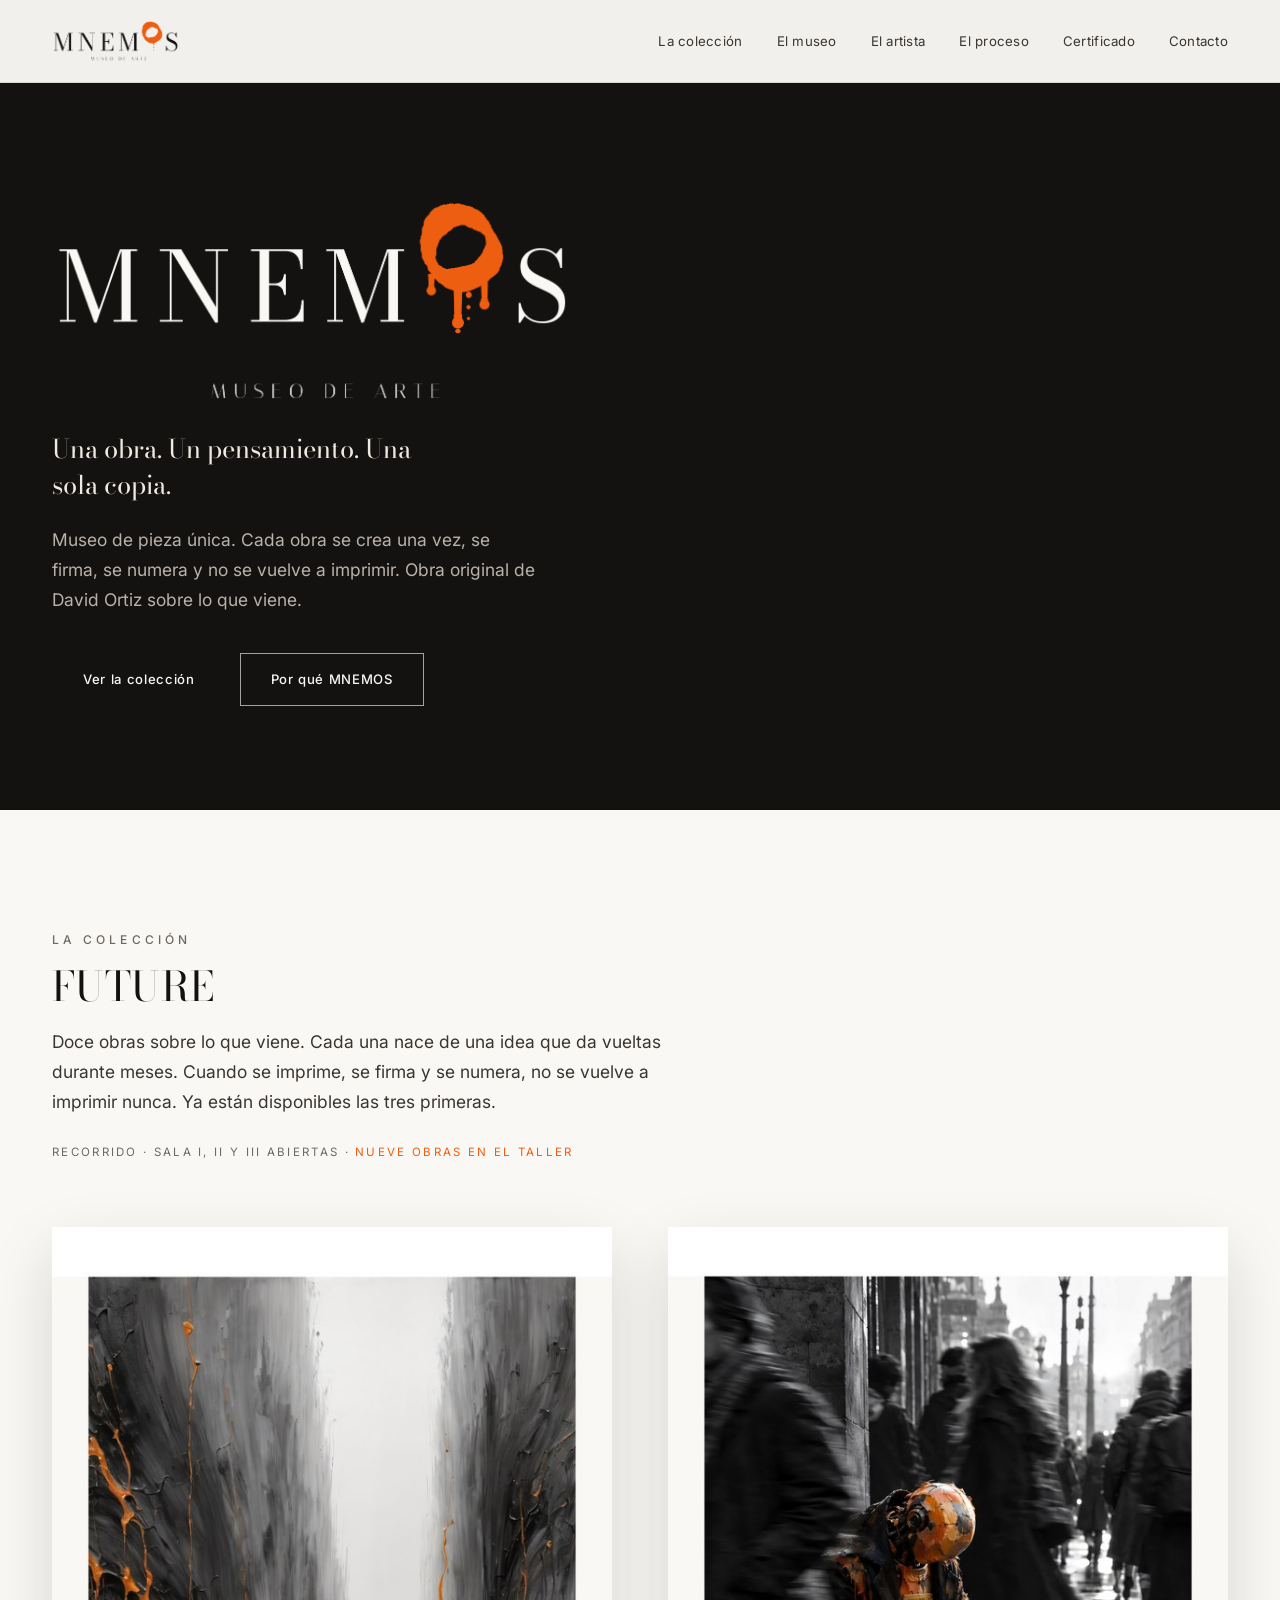
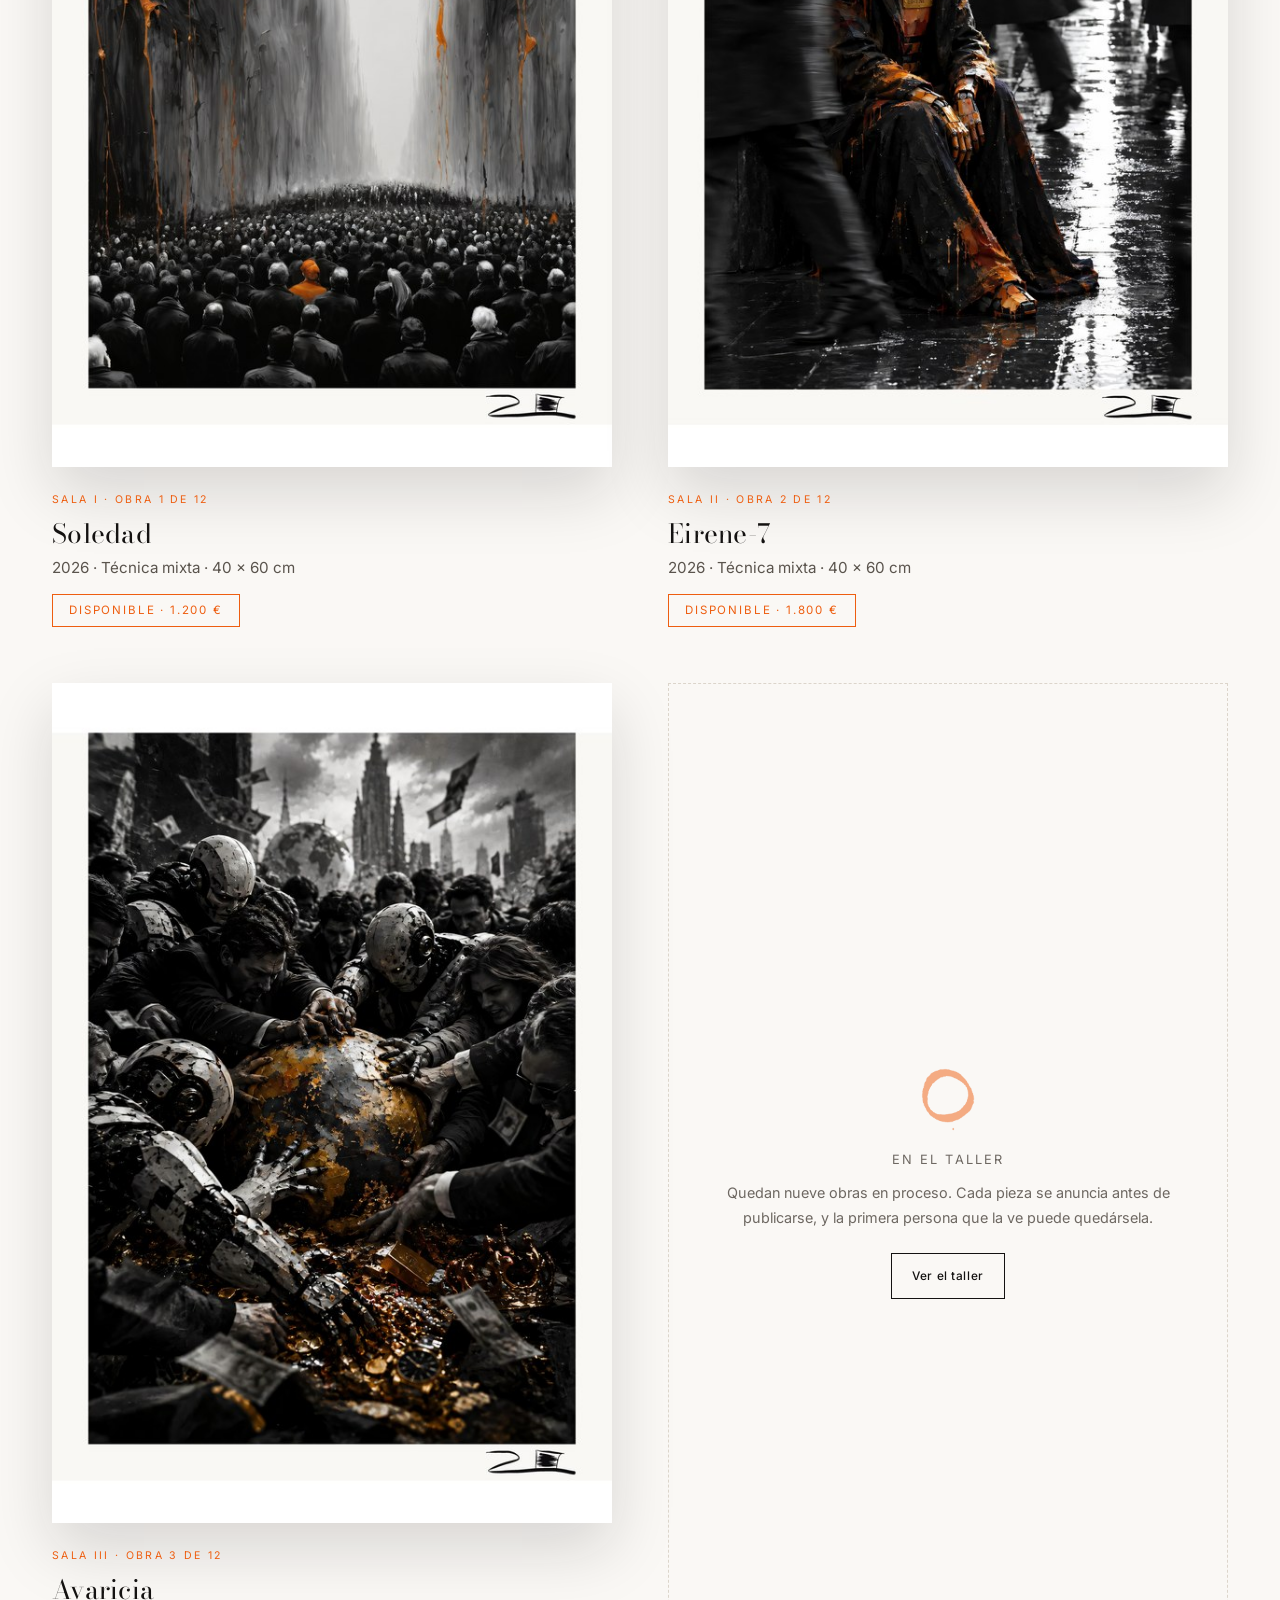
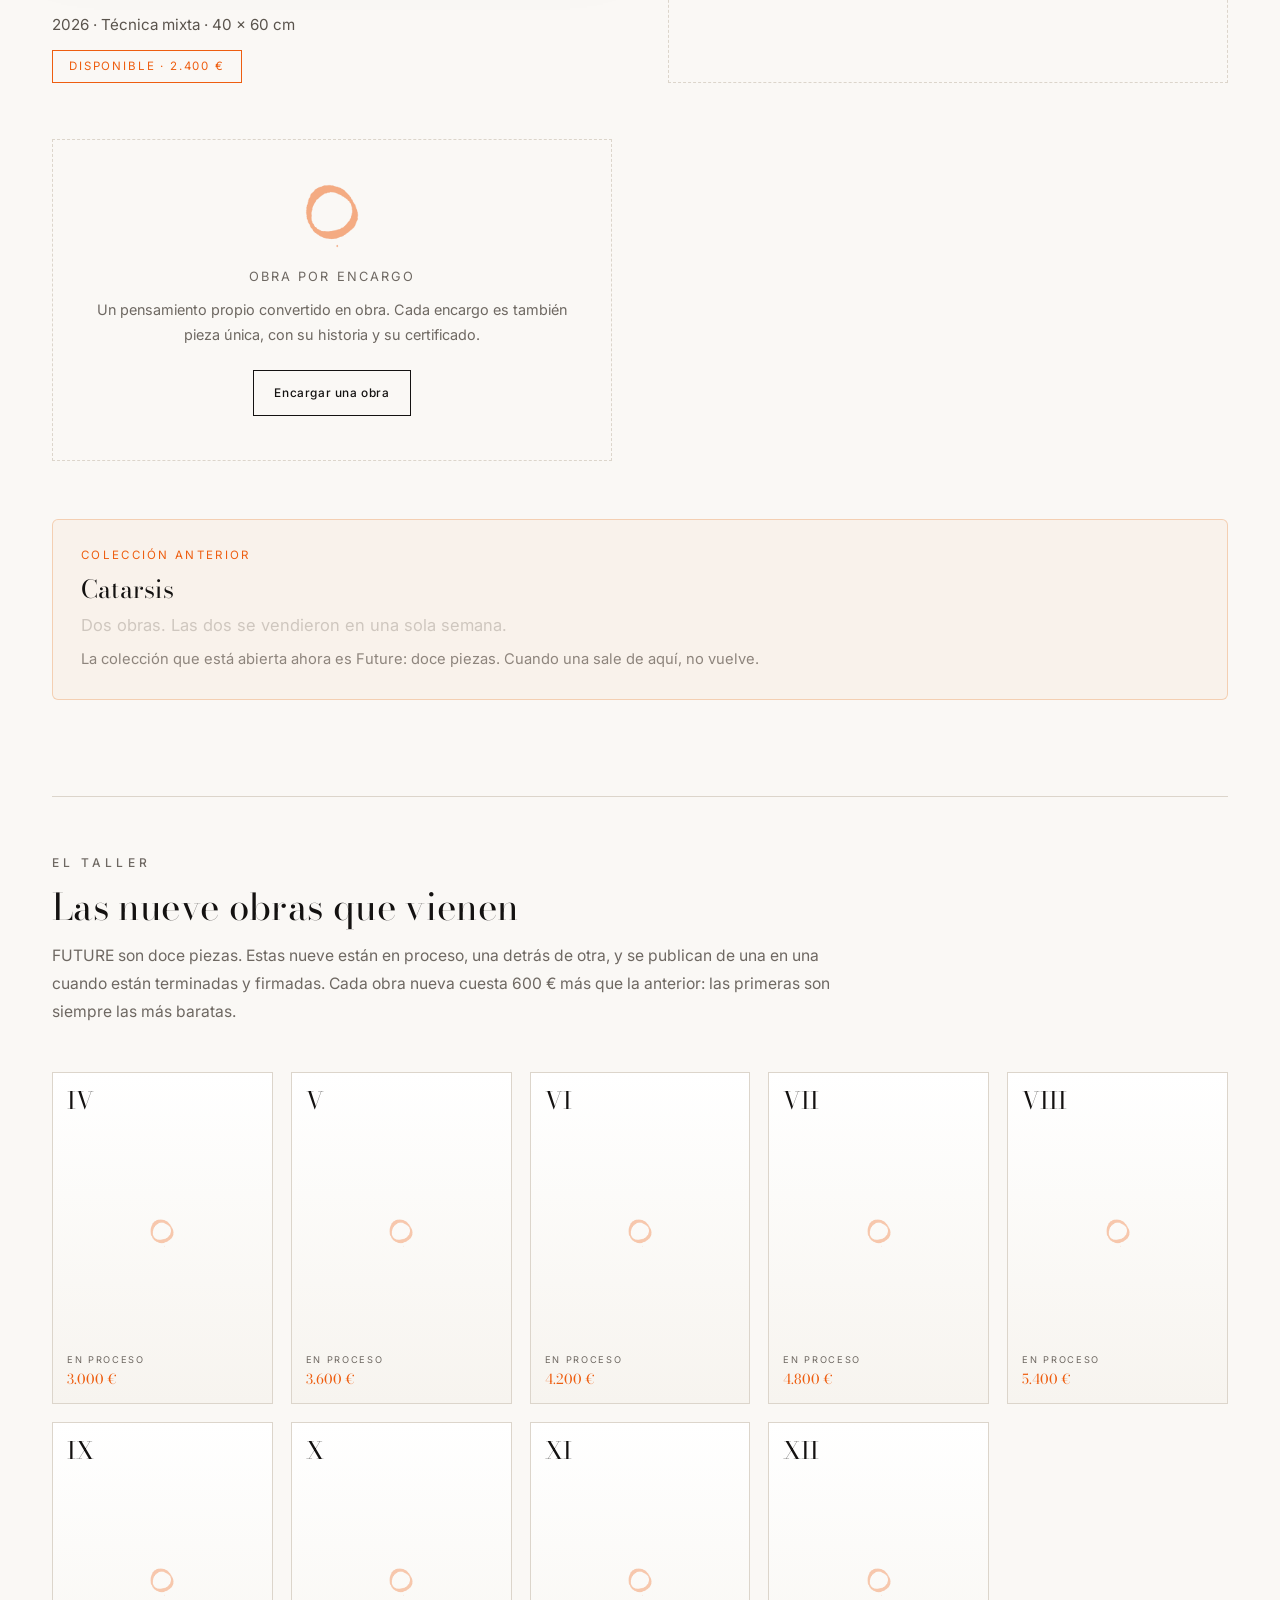
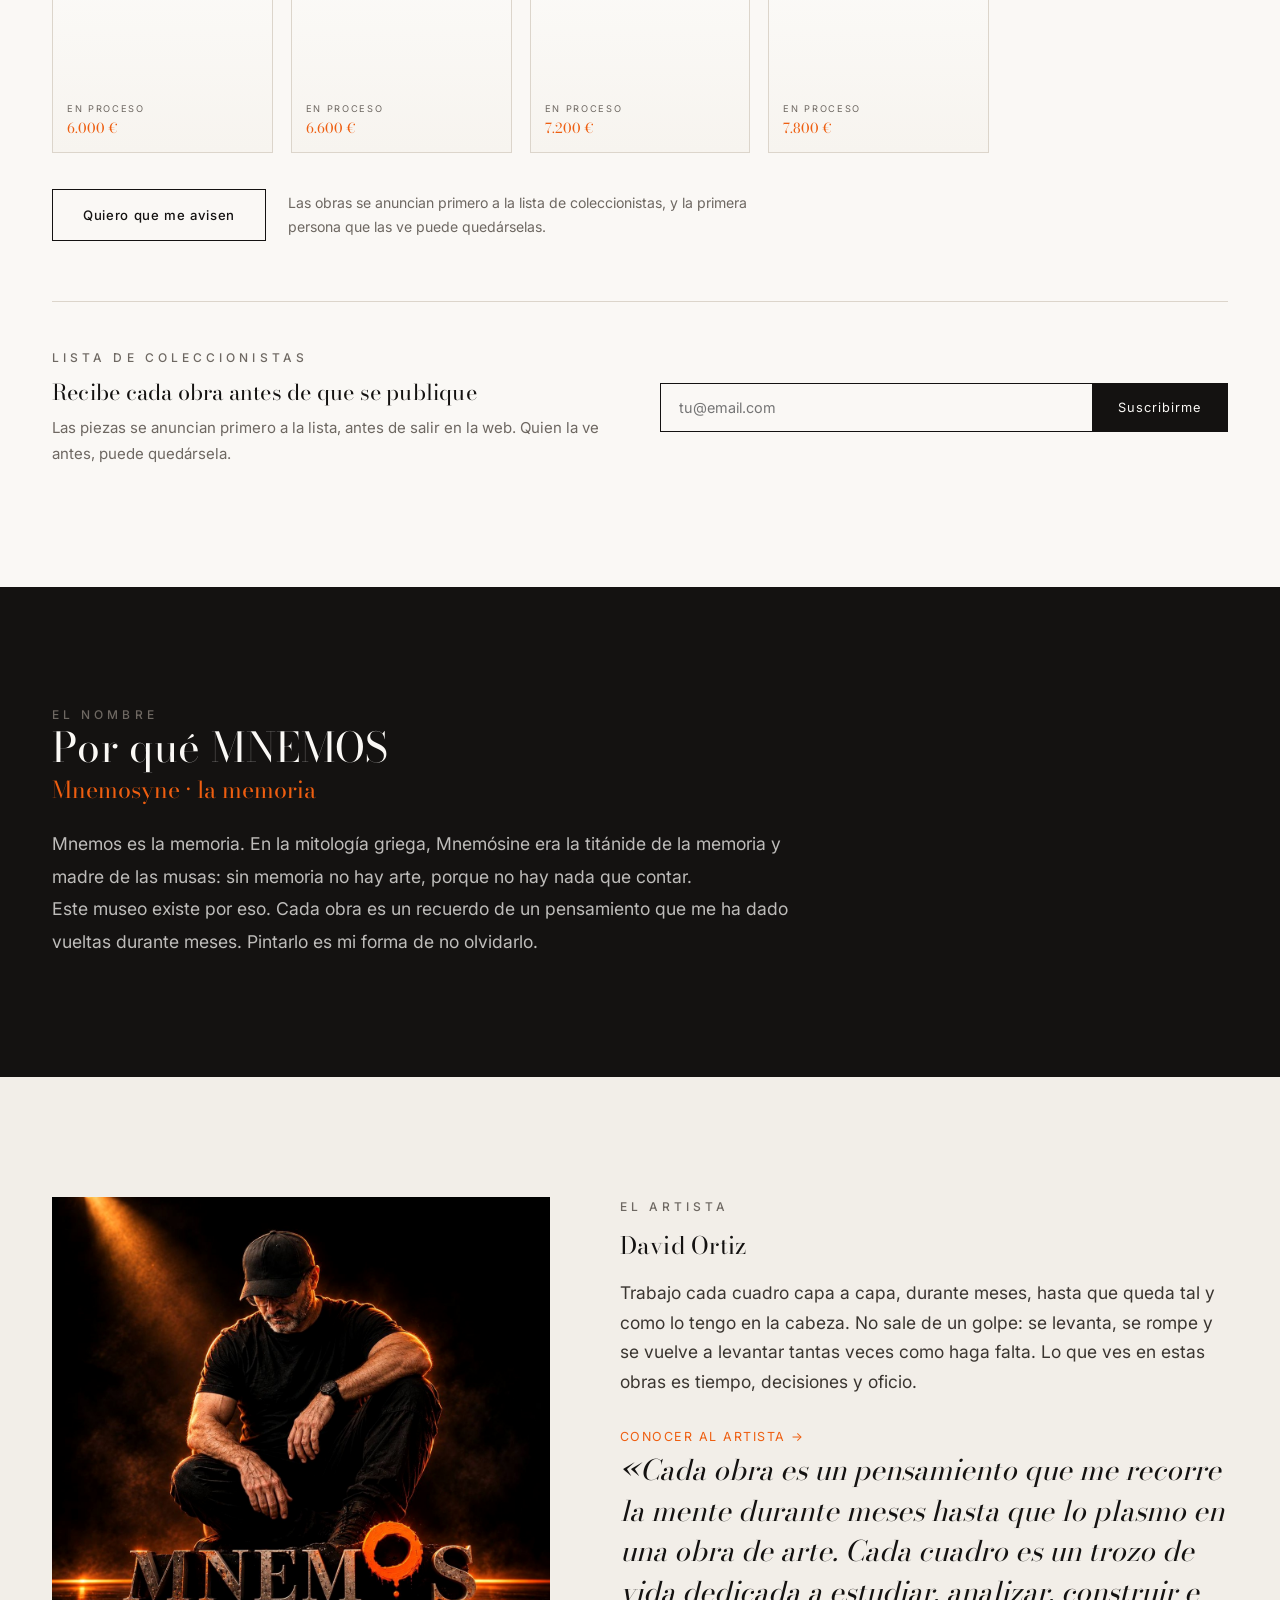
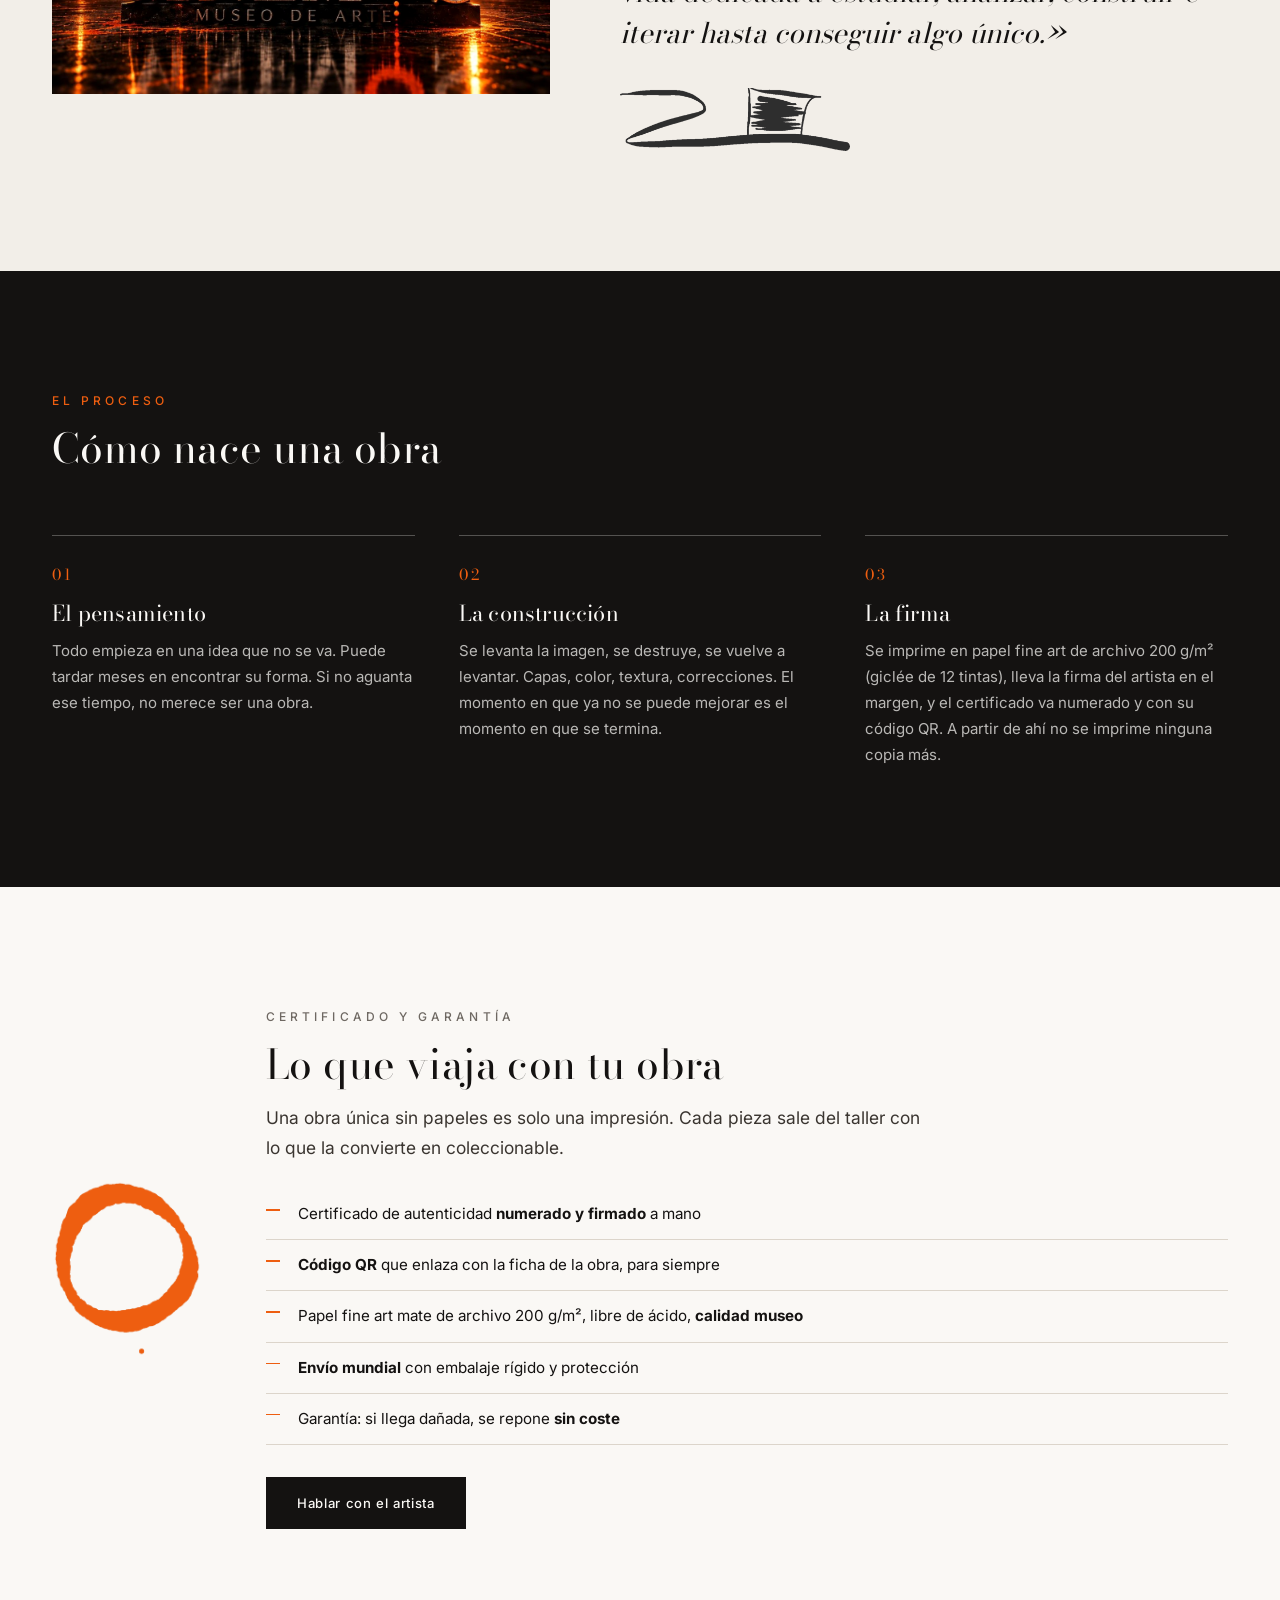
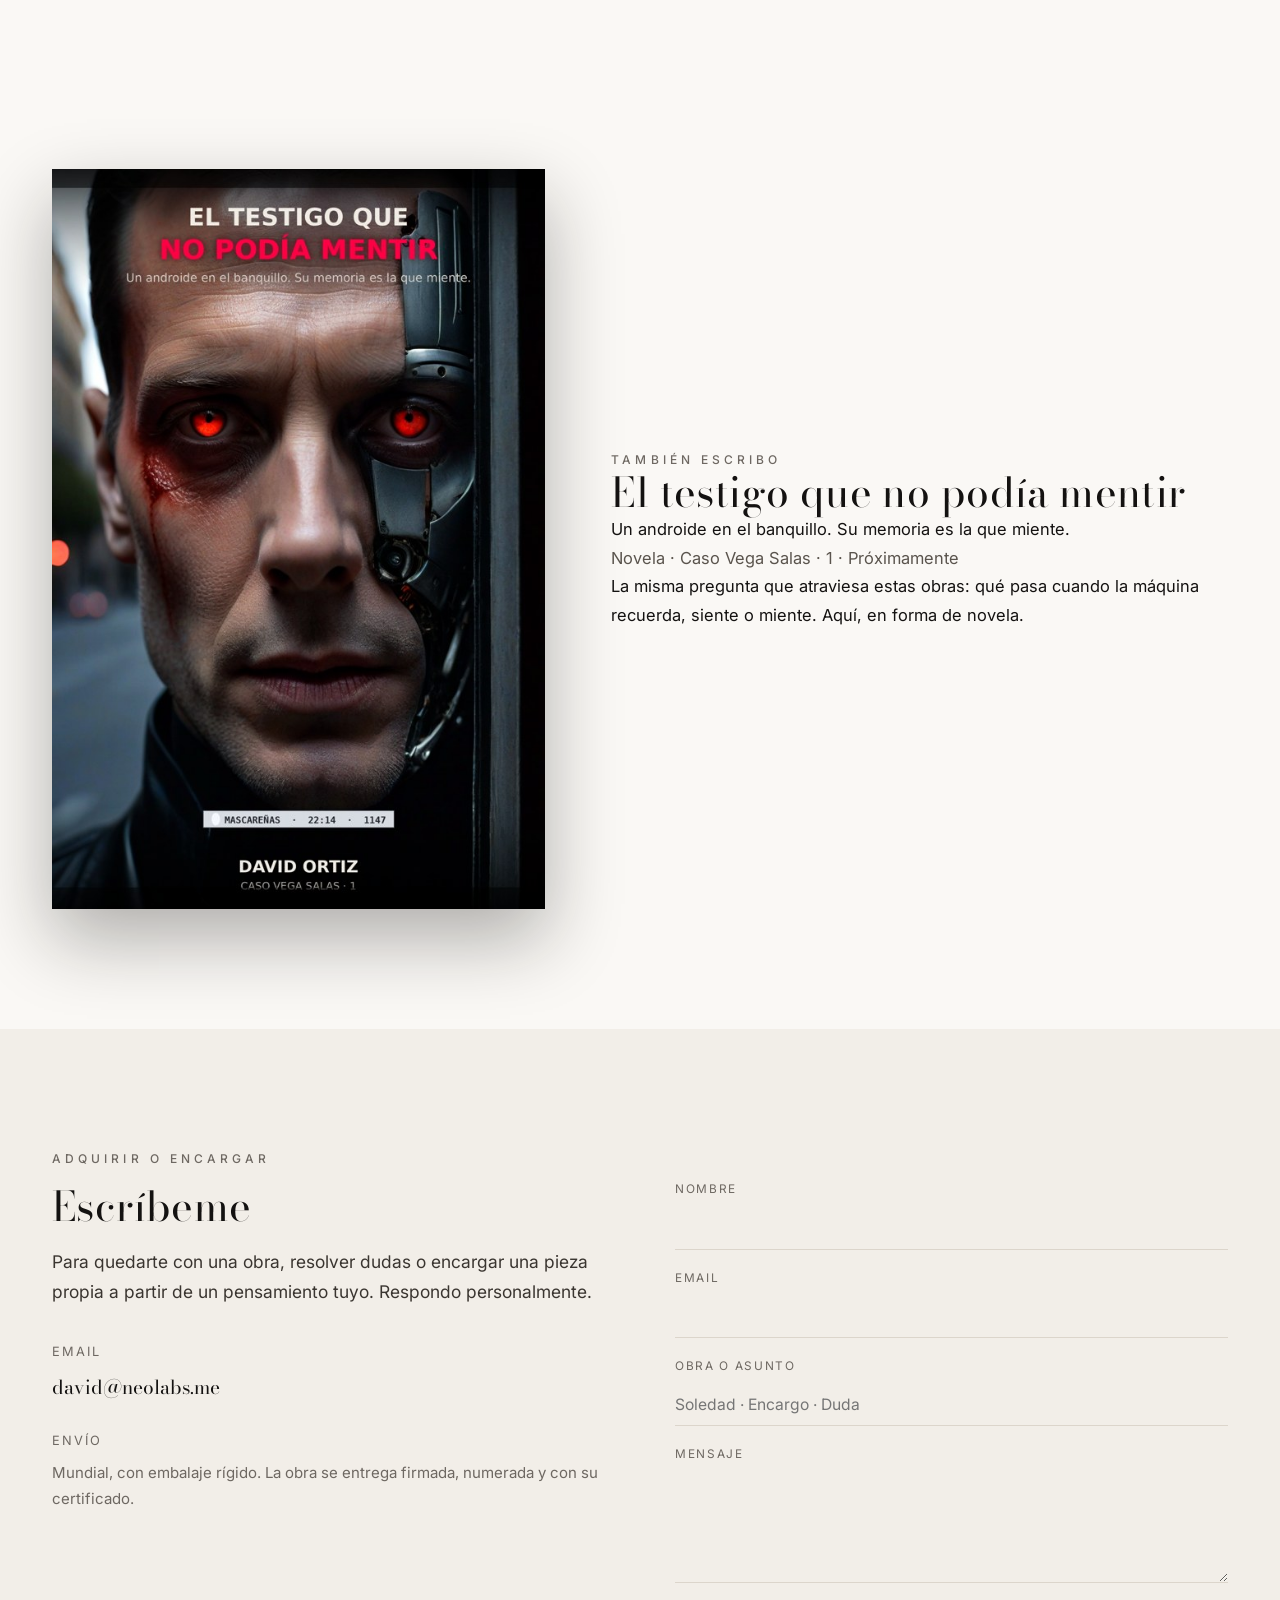
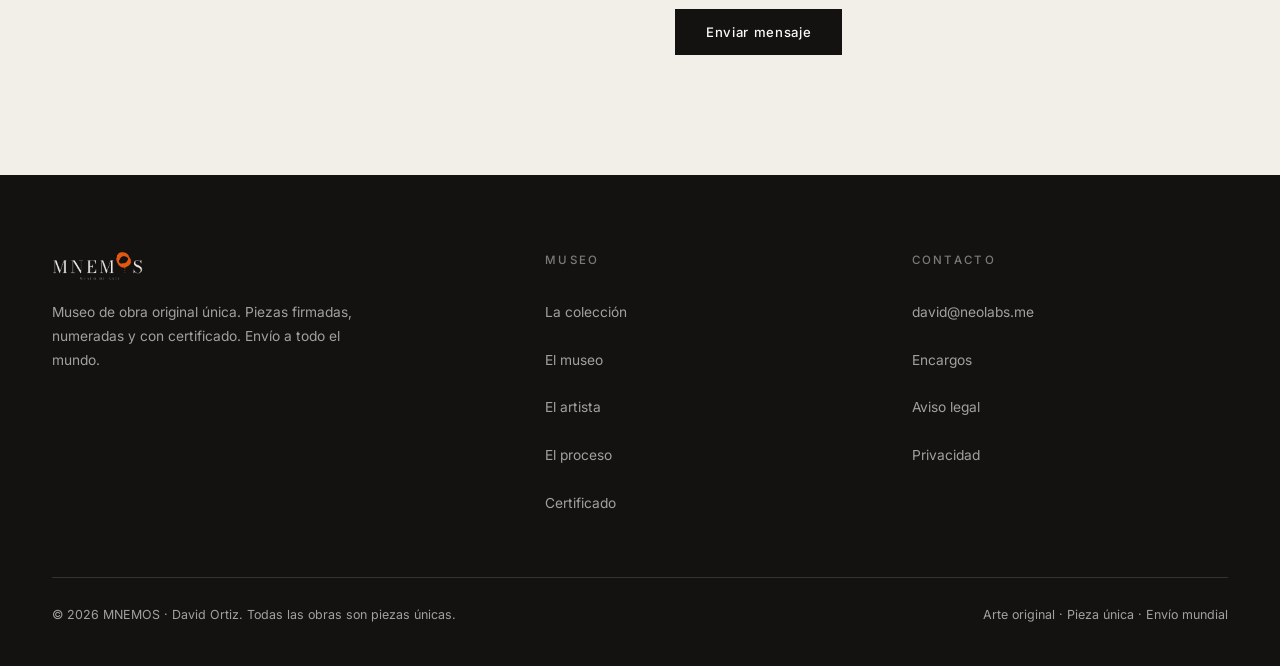
<file: index.html>
<!DOCTYPE html>
<html lang="es">
<head>
<meta charset="utf-8">
<meta name="viewport" content="width=device-width,initial-scale=1">
<title>MNEMOS · Museo de arte original único | Obra firmada de David Ortiz</title>
<meta name="description" content="MNEMOS, museo de obra original única. Piezas firmadas a mano, numeradas y con certificado. Papel fine art de archivo, envío mundial. Colección de David Ortiz sobre lo que viene.">
<link rel="canonical" href="https://mnemosgallery.neolabs.me/">
<meta property="og:type" content="website">
<meta property="og:title" content="MNEMOS · Museo de arte original único">
<meta property="og:description" content="Una obra. Un pensamiento. Una sola copia. Piezas únicas firmadas y numeradas, con certificado. Envío mundial.">
<meta property="og:image" content="https://mnemosgallery.neolabs.me/assets/obras/obra01-1066.jpg">
<meta property="og:locale" content="es_ES">
<meta name="twitter:card" content="summary_large_image">
<link rel="icon" href="assets/logo/favicon-32.png" sizes="32x32">
<link rel="apple-touch-icon" href="assets/logo/favicon-180.png">
<link rel="stylesheet" href="assets/css/mnemos.css">
<script>document.documentElement.className+=" js";</script>
<script type="application/ld+json">
{
  "@context":"https://schema.org",
  "@graph":[
    {"@type":"Organization","@id":"https://mnemosgallery.neolabs.me/#museo","name":"MNEMOS","description":"Museo de obra original única. Arte contemporáneo de David Ortiz.","url":"https://mnemosgallery.neolabs.me/","logo":"https://mnemosgallery.neolabs.me/assets/logo/mnemos-claro.png"},
    {"@type":"Person","@id":"https://mnemosgallery.neolabs.me/#artista","name":"David Ortiz","jobTitle":"Artista visual","description":"Artista visual. Pinta sobre lo que viene, capa a capa, en piezas únicas."},
    {"@type":"CollectionPage","@id":"https://mnemosgallery.neolabs.me/#coleccion","name":"La colección FUTURE","description":"Doce obras sobre lo que viene. Cada pieza es original, única, firmada y numerada.","isPartOf":{"@id":"https://mnemosgallery.neolabs.me/#museo"},"about":{"@id":"https://mnemosgallery.neolabs.me/#artista"},"hasPart":[
      {"@type":"VisualArtwork","@id":"https://mnemosgallery.neolabs.me/obras/soledad.html","name":"Soledad","dateCreated":"2026","artform":"Técnica mixta","artMedium":"Impresión giclée sobre papel fine art mate de archivo 200 g/m²","width":{"@type":"QuantitativeValue","value":40,"unitCode":"CMT"},"height":{"@type":"QuantitativeValue","value":60,"unitCode":"CMT"},"creator":{"@id":"https://mnemosgallery.neolabs.me/#artista"},"description":"La sociedad mira cómo el mundo avanza hacia lo desconocido sin poder tomar el control.","image":"https://mnemosgallery.neolabs.me/assets/obras/obra01-1066.jpg","offers":{"@type":"Offer","price":"250","priceCurrency":"EUR","availability":"https://schema.org/InStock","itemCondition":"https://schema.org/NewCondition","url":"https://mnemosgallery.neolabs.me/obras/soledad.html"}},
      {"@type":"VisualArtwork","@id":"https://mnemosgallery.neolabs.me/obras/eirene-7.html","name":"Eirene-7","dateCreated":"2026","artform":"Técnica mixta","artMedium":"Impresión giclée sobre papel fine art mate de archivo 200 g/m²","width":{"@type":"QuantitativeValue","value":40,"unitCode":"CMT"},"height":{"@type":"QuantitativeValue","value":60,"unitCode":"CMT"},"creator":{"@id":"https://mnemosgallery.neolabs.me/#artista"},"image":"https://mnemosgallery.neolabs.me/assets/obras/obra02-1066.jpg","offers":{"@type":"Offer","price":"250","priceCurrency":"EUR","availability":"https://schema.org/InStock","itemCondition":"https://schema.org/NewCondition","url":"https://mnemosgallery.neolabs.me/obras/eirene-7.html"}}
    ]}
  ]
}
</script>
</head>
<body>

<header class="cab" id="cab">
  <div class="wrap cab-in">
    <a class="logo" href="index.html"><img src="assets/logo/mnemos-claro.png" alt="MNEMOS, museo de arte"></a>
    <nav class="nav" id="nav">
      <a href="#coleccion">La colección</a>
      <a href="#mnemos">El museo</a>
      <a href="#artista">El artista</a>
      <a href="#proceso">El proceso</a>
      <a href="#certificado">Certificado</a>
      <a href="#contacto">Contacto</a>
    </nav>
    <button class="burger" id="burger" aria-label="Menú" aria-expanded="false" aria-controls="nav"><span></span><span></span><span></span></button>
  </div>
</header>

<!-- AVISO DE COMPRA COMPLETADA -->
<div class="gracias" id="gracias" hidden role="status">
  <div class="wrap">
    <p><b>Gracias. Tu obra ya está en marcha.</b> Recibirás el recibo por correo. La impresión se prepara en 24 horas y sale hacia tu dirección con envío asegurado y seguimiento. El certificado de autenticidad va dentro.</p>
    <button type="button" id="cierra-gracias" aria-label="Cerrar aviso">&times;</button>
  </div>
</div>

<!-- PORTADA DEL MUSEO -->
<section class="portada">
  <div class="wrap portada-in">
    <div class="ap">
      <h1 class="marca"><img src="assets/logo/mnemos-oscuro-goteo.png" alt="MNEMOS, museo de arte original de David Ortiz" width="1057" height="424"></h1>
      <p class="claim">Una obra. Un pensamiento. Una sola copia.</p>
      <p class="lead" style="color:#B9B2AA;margin-top:22px">Museo de pieza única. Cada obra se crea una vez, se firma, se numera y no se vuelve a imprimir. Obra original de David Ortiz sobre lo que viene.</p>
      <div style="display:flex;gap:14px;flex-wrap:wrap;margin-top:38px">
        <a class="btn" href="#coleccion">Ver la colección</a>
        <a class="btn btn-linea" href="#mnemos">Por qué MNEMOS</a>
      </div>
    </div>
  </div>
</section>

<!-- GALERIA DE OBRAS -->
<section id="coleccion" class="sec">
  <div class="wrap">
    <div class="cab-sec ap">
      <div class="kicker">La colección</div>
      <h2>FUTURE</h2>
      <p class="lead">Doce obras sobre lo que viene. Cada una nace de una idea que da vueltas durante meses. Cuando se imprime, se firma y se numera, no se vuelve a imprimir nunca. Ya están disponibles las tres primeras.</p>
      <div class="recorrido" style="margin-top:26px;font-size:.72rem;letter-spacing:.2em;text-transform:uppercase;color:var(--gris)">Recorrido &middot; Sala I, II y III abiertas &middot; <a href="#taller" style="color:var(--naranja)">Nueve obras en el taller</a></div>
    </div>
    <div class="grid-obras">
      <a class="obra-card ap" data-obra="obra01" href="obras/soledad.html">
        <img src="assets/obras/obra01-1066.jpg" srcset="assets/obras/obra01-600.jpg 600w, assets/obras/obra01-1066.jpg 1066w" sizes="(max-width:900px) 46vw, 30vw" alt="Soledad, obra original de David Ortiz" width="1066" height="1599" loading="lazy">
        <div class="obra-info">
          <div class="sala-tag">Sala I · Obra 1 de 12</div>
          <h3>Soledad</h3>
          <p>2026 &middot; Técnica mixta &middot; 40 &times; 60 cm</p>
          <span class="disp">Disponible &middot; 1.200 €</span>
        </div>
      </a>
      <a class="obra-card ap" data-obra="obra02" href="obras/eirene-7.html">
        <img src="assets/obras/obra02-1066.jpg" srcset="assets/obras/obra02-600.jpg 600w, assets/obras/obra02-1066.jpg 1066w" sizes="(max-width:900px) 46vw, 30vw" alt="Eirene-7, obra original de David Ortiz" width="1066" height="1599" loading="lazy">
        <div class="obra-info">
          <div class="sala-tag">Sala II · Obra 2 de 12</div>
          <h3>Eirene-7</h3>
          <p>2026 &middot; Técnica mixta &middot; 40 &times; 60 cm</p>
          <span class="disp">Disponible &middot; 1.800 €</span>
        </div>
      </a>
      <a class="obra-card ap" data-obra="obra03" href="obras/avaricia.html">
        <img src="assets/obras/obra03-1066.jpg" srcset="assets/obras/obra03-600.jpg 600w, assets/obras/obra03-1066.jpg 1066w" sizes="(max-width:900px) 46vw, 30vw" alt="Avaricia, obra original de David Ortiz: decenas de manos de empresarios y de robots arrancan el oro de un mundo agotado">
        <div class="obra-info">
          <div class="sala-tag">Sala III · Obra 3 de 12</div>
          <h3>Avaricia</h3>
          <p>2026 &middot; Técnica mixta &middot; 40 &times; 60 cm</p>
          <span class="disp">Disponible &middot; 2.400 €</span>
        </div>
      </a>
      <div class="aviso-obra ap">
        <img class="simbolo" src="assets/logo/mnemos-simbolo.png" alt="">
        <div class="dato" style="margin-bottom:10px">En el taller</div>
        <p style="font-size:.9rem;color:var(--gris)">Quedan nueve obras en proceso. Cada pieza se anuncia antes de publicarse, y la primera persona que la ve puede quedársela.</p>
        <a class="btn btn-gh" href="#taller" style="margin-top:22px">Ver el taller</a>
      </div>
      <div class="aviso-obra ap">
        <img class="simbolo" src="assets/logo/mnemos-simbolo.png" alt="">
        <div class="dato" style="margin-bottom:10px">Obra por encargo</div>
        <p style="font-size:.9rem;color:var(--gris)">Un pensamiento propio convertido en obra. Cada encargo es también pieza única, con su historia y su certificado.</p>
        <a class="btn btn-gh" href="#contacto" style="margin-top:22px">Encargar una obra</a>
      </div>
    </div>

    <!-- EL TALLER: LAS DIEZ OBRAS QUE VIENEN -->
    <div class="catarsis ap" style="margin:58px 0 6px;padding:26px 28px;border:1px solid rgba(232,135,59,.32);border-radius:6px;background:rgba(232,135,59,.05)">
      <div style="color:var(--naranja);font-size:.72rem;letter-spacing:.2em;text-transform:uppercase">Colección anterior</div>
      <h3 style="margin:10px 0 8px;font-size:1.55rem">Catarsis</h3>
      <p style="color:#CFC7BF;margin:0 0 8px">Dos obras. Las dos se vendieron en una sola semana.</p>
      <p style="color:#8E857D;margin:0;font-size:.92rem">La colección que está abierta ahora es Future: doce piezas. Cuando una sale de aquí, no vuelve.</p>
    </div>

    <div class="taller ap" id="taller">
      <div class="taller-cab">
        <div class="kicker">El taller</div>
        <h3>Las nueve obras que vienen</h3>
        <p>FUTURE son doce piezas. Estas nueve están en proceso, una detrás de otra, y se publican de una en una cuando están terminadas y firmadas. Cada obra nueva cuesta 600 € más que la anterior: las primeras son siempre las más baratas.</p>
      </div>
      <ul class="taller-lista">
        <li><span class="num">IV</span><img class="simbolo" src="assets/logo/mnemos-simbolo.png" alt=""><div class="fin"><span class="est">En proceso</span><span class="precio-t">3.000 €</span></div></li>
        <li><span class="num">V</span><img class="simbolo" src="assets/logo/mnemos-simbolo.png" alt=""><div class="fin"><span class="est">En proceso</span><span class="precio-t">3.600 €</span></div></li>
        <li><span class="num">VI</span><img class="simbolo" src="assets/logo/mnemos-simbolo.png" alt=""><div class="fin"><span class="est">En proceso</span><span class="precio-t">4.200 €</span></div></li>
        <li><span class="num">VII</span><img class="simbolo" src="assets/logo/mnemos-simbolo.png" alt=""><div class="fin"><span class="est">En proceso</span><span class="precio-t">4.800 €</span></div></li>
        <li><span class="num">VIII</span><img class="simbolo" src="assets/logo/mnemos-simbolo.png" alt=""><div class="fin"><span class="est">En proceso</span><span class="precio-t">5.400 €</span></div></li>
        <li><span class="num">IX</span><img class="simbolo" src="assets/logo/mnemos-simbolo.png" alt=""><div class="fin"><span class="est">En proceso</span><span class="precio-t">6.000 €</span></div></li>
        <li><span class="num">X</span><img class="simbolo" src="assets/logo/mnemos-simbolo.png" alt=""><div class="fin"><span class="est">En proceso</span><span class="precio-t">6.600 €</span></div></li>
        <li><span class="num">XI</span><img class="simbolo" src="assets/logo/mnemos-simbolo.png" alt=""><div class="fin"><span class="est">En proceso</span><span class="precio-t">7.200 €</span></div></li>
        <li><span class="num">XII</span><img class="simbolo" src="assets/logo/mnemos-simbolo.png" alt=""><div class="fin"><span class="est">En proceso</span><span class="precio-t">7.800 €</span></div></li>
      </ul>
      <div class="taller-pie">
        <a class="btn btn-gh" href="#lista">Quiero que me avisen</a>
        <p>Las obras se anuncian primero a la lista de coleccionistas, y la primera persona que las ve puede quedárselas.</p>
      </div>
    </div>

    <div class="news ap" id="lista">
      <div>
        <div class="kicker">Lista de coleccionistas</div>
        <h3 style="margin-top:12px">Recibe cada obra antes de que se publique</h3>
        <p style="color:var(--gris);font-size:.94rem;margin-top:10px">Las piezas se anuncian primero a la lista, antes de salir en la web. Quien la ve antes, puede quedársela.</p>
      </div>
      <form class="form-n" action="https://formsubmit.co/david@neolabs.me" method="POST">
        <input type="hidden" name="_subject" value="MNEMOS - nuevo suscriptor a la lista">
        <input type="hidden" name="_captcha" value="false">
        <input type="email" name="email" placeholder="tu@email.com" required aria-label="Tu email">
        <button type="submit">Suscribirme</button>
      </form>
    </div>
  </div>
</section>

<!-- EL MUSEO -->
<section id="mnemos" class="mnemo">
<div class="wrap">
<div class="kicker ap">El nombre</div>
<h2 class="ap">Por qué MNEMOS</h2>
<span class="gr ap">Mnemosyne &middot; la memoria</span>
<p class="ap">Mnemos es la memoria. En la mitología griega, Mnemósine era la titánide de la memoria y madre de las musas: sin memoria no hay arte, porque no hay nada que contar.</p>
<p class="ap">Este museo existe por eso. Cada obra es un recuerdo de un pensamiento que me ha dado vueltas durante meses. Pintarlo es mi forma de no olvidarlo.</p>
</div>
</section>

<section id="artista" class="fondo-2">
  <div class="wrap art-grid">
    <div class="ap foto-artista">
      <img src="assets/artista.jpg" alt="David Ortiz, artista de MNEMOS" width="1240" height="1240">
    </div>
    <div class="ap">
      <div class="kicker">El artista</div>
      <h3 style="margin:16px 0 18px;font-size:1.5rem">David Ortiz</h3>
      <p class="lead">Trabajo cada cuadro capa a capa, durante meses, hasta que queda tal y como lo tengo en la cabeza. No sale de un golpe: se levanta, se rompe y se vuelve a levantar tantas veces como haga falta. Lo que ves en estas obras es tiempo, decisiones y oficio.</p>
      <p style='margin-top:24px'><a href='artista.html' style='color:var(--naranja);text-decoration:none;letter-spacing:.12em;text-transform:uppercase;font-size:.78rem'>Conocer al artista &rarr;</a></p>
      <p class="art-cita">«Cada obra es un pensamiento que me recorre la mente durante meses hasta que lo plasmo en una obra de arte. Cada cuadro es un trozo de vida dedicada a estudiar, analizar, construir e iterar hasta conseguir algo único.»</p>
      <img class="firma-img" src="assets/logo/firma-negra.png" alt="Firma de David Ortiz">
    </div>
  </div>
</section>

<section id="proceso" class="fondo-tinta">
  <div class="wrap">
    <div class="cab-sec ap">
      <div class="kicker" style="color:var(--naranja)">El proceso</div>
      <h2 style="color:var(--papel)">Cómo nace una obra</h2>
    </div>
    <div class="pasos ap">
      <div class="paso">
        <div class="n">01</div>
        <h3>El pensamiento</h3>
        <p>Todo empieza en una idea que no se va. Puede tardar meses en encontrar su forma. Si no aguanta ese tiempo, no merece ser una obra.</p>
      </div>
      <div class="paso">
        <div class="n">02</div>
        <h3>La construcción</h3>
        <p>Se levanta la imagen, se destruye, se vuelve a levantar. Capas, color, textura, correcciones. El momento en que ya no se puede mejorar es el momento en que se termina.</p>
      </div>
      <div class="paso">
        <div class="n">03</div>
        <h3>La firma</h3>
        <p>Se imprime en papel fine art de archivo 200 g/m² (giclée de 12 tintas), lleva la firma del artista en el margen, y el certificado va numerado y con su código QR. A partir de ahí no se imprime ninguna copia más.</p>
      </div>
    </div>
  </div>
</section>

<section id="certificado">
  <div class="wrap cert">
    <img class="cert-sello ap" src="assets/logo/mnemos-simbolo.png" alt="Sello MNEMOS">
    <div class="ap">
      <div class="kicker">Certificado y garantía</div>
      <h2 style="margin:14px 0 16px">Lo que viaja con tu obra</h2>
      <p class="lead">Una obra única sin papeles es solo una impresión. Cada pieza sale del taller con lo que la convierte en coleccionable.</p>
      <ul>
        <li>Certificado de autenticidad <strong>numerado y firmado</strong> a mano</li>
        <li><strong>Código QR</strong> que enlaza con la ficha de la obra, para siempre</li>
        <li>Papel fine art mate de archivo 200 g/m², libre de ácido, <strong>calidad museo</strong></li>
        <li><strong>Envío mundial</strong> con embalaje rígido y protección</li>
        <li>Garantía: si llega dañada, se repone <strong>sin coste</strong></li>
      </ul>
      <a class="btn" href="#contacto" style="margin-top:32px">Hablar con el artista</a>
    </div>
  </div>
</section>

<section id="libro" class="sec">
<div class="wrap">
<div class="libro">
<img class="ap" src="assets/libro-testigo.jpg" alt="El testigo que no podía mentir, de David Ortiz">
<div>
<div class="kicker ap">También escribo</div>
<h2 class="ap">El testigo que no podía mentir</h2>
<blockquote class="ap">Un androide en el banquillo. Su memoria es la que miente.</blockquote>
<p class="ap" style="color:#5A544D">Novela &middot; Caso Vega Salas &middot; 1 &middot; Próximamente</p>
<p class="ap">La misma pregunta que atraviesa estas obras: qué pasa cuando la máquina recuerda, siente o miente. Aquí, en forma de novela.</p>
</div>
</div>
</div>
</section>

<section id="contacto" class="fondo-2">
  <div class="wrap cont-grid">
    <div class="ap">
      <div class="kicker">Adquirir o encargar</div>
      <h2 style="margin:14px 0 18px">Escríbeme</h2>
      <p class="lead">Para quedarte con una obra, resolver dudas o encargar una pieza propia a partir de un pensamiento tuyo. Respondo personalmente.</p>
      <div style="margin-top:34px">
        <div class="dato">Email</div>
        <p style="font-family:var(--serif);font-size:1.2rem;margin-top:8px"><a href="mailto:david@neolabs.me">david@neolabs.me</a></p>
      </div>
      <div style="margin-top:26px">
        <div class="dato">Envío</div>
        <p style="margin-top:8px;color:var(--gris);font-size:.94rem">Mundial, con embalaje rígido. La obra se entrega firmada, numerada y con su certificado.</p>
      </div>
    </div>
    <form class="ap" action="https://formsubmit.co/david@neolabs.me" method="POST">
      <input type="hidden" name="_subject" value="MNEMOS - mensaje desde la web">
      <input type="hidden" name="_captcha" value="false">
      <div class="campos">
        <div><label for="n">Nombre</label><input id="n" type="text" name="nombre" required></div>
        <div><label for="e">Email</label><input id="e" type="email" name="email" required></div>
        <div><label for="o">Obra o asunto</label><input id="o" type="text" name="obra" placeholder="Soledad · Encargo · Duda"></div>
        <div><label for="m">Mensaje</label><textarea id="m" name="mensaje" required></textarea></div>
        <button class="btn" type="submit" style="justify-self:start">Enviar mensaje</button>
      </div>
    </form>
  </div>
</section>

<footer>
  <div class="wrap">
    <div class="foot-in">
      <div>
        <img class="logo-f" src="assets/logo/mnemos-oscuro.png" alt="MNEMOS">
        <p style="max-width:34ch">Museo de obra original única. Piezas firmadas, numeradas y con certificado. Envío a todo el mundo.</p>
      </div>
      <div>
        <h4>Museo</h4>
        <a href="#coleccion">La colección</a>
        <a href="#mnemos">El museo</a>
        <a href="#artista">El artista</a>
        <a href="#proceso">El proceso</a>
        <a href="#certificado">Certificado</a>
      </div>
      <div>
        <h4>Contacto</h4>
        <a href="mailto:david@neolabs.me">david@neolabs.me</a>
        <a href="#contacto">Encargos</a>
        <a href="legales/aviso-legal.html">Aviso legal</a>
        <a href="legales/privacidad.html">Privacidad</a>
      </div>
    </div>
    <div class="foot-bajo">
      <span>© 2026 MNEMOS · David Ortiz. Todas las obras son piezas únicas.</span>
      <span>Arte original · Pieza única · Envío mundial</span>
    </div>
  </div>
</footer>

<script>
var cab=document.getElementById('cab');
addEventListener('scroll',function(){cab.classList.toggle('fijo',scrollY>40)});
var b=document.getElementById('burger'),n=document.getElementById('nav');
b.addEventListener('click',function(){
  var abierto = n.classList.toggle('abierto');document.body.classList.toggle('menu-abierto');
  b.setAttribute('aria-expanded', abierto ? 'true' : 'false');
});
n.querySelectorAll('a').forEach(function(a){a.addEventListener('click',function(){
  n.classList.remove('abierto'); b.setAttribute('aria-expanded', 'false');
})});
var io=new IntersectionObserver(function(es){es.forEach(function(e){if(e.isIntersecting){e.target.classList.add('ya');io.unobserve(e.target)}})},{threshold:.12});
document.querySelectorAll('.ap').forEach(function(e){io.observe(e)});
/* aviso de compra completada */
(function(){
  var g=document.getElementById('gracias');
  if(!g||location.search.indexOf('adquirida')<0) return;
  g.hidden=false;
  var c=document.getElementById('cierra-gracias');
  if(c) c.addEventListener('click',function(){g.hidden=true});
})();

/* obras vendidas: se marcan solas consultando el estado */
(function(){
  fetch('https://mnemos-pedidos.dortizs76.workers.dev/estado').then(function(r){return r.json()}).then(function(d){
    var o=(d&&d.obras)||{};
    Object.keys(o).forEach(function(k){
      if(!o[k]||!o[k].vendida) return;
      var c=document.querySelector('[data-obra="'+k+'"]');
      if(!c) return;
      c.classList.add('vendida');
      var ch=c.querySelector('.disp');
      if(ch) ch.textContent='Vendida';
    });
  }).catch(function(){});
})();
/* red de seguridad: lo que ya esta en pantalla se muestra igualmente */
setTimeout(function(){document.querySelectorAll('.ap').forEach(function(e){var r=e.getBoundingClientRect();if(r.top<innerHeight*0.95&&r.bottom>0){e.classList.add('ya')}})},150);
</script>
</body>
</html>
</file>
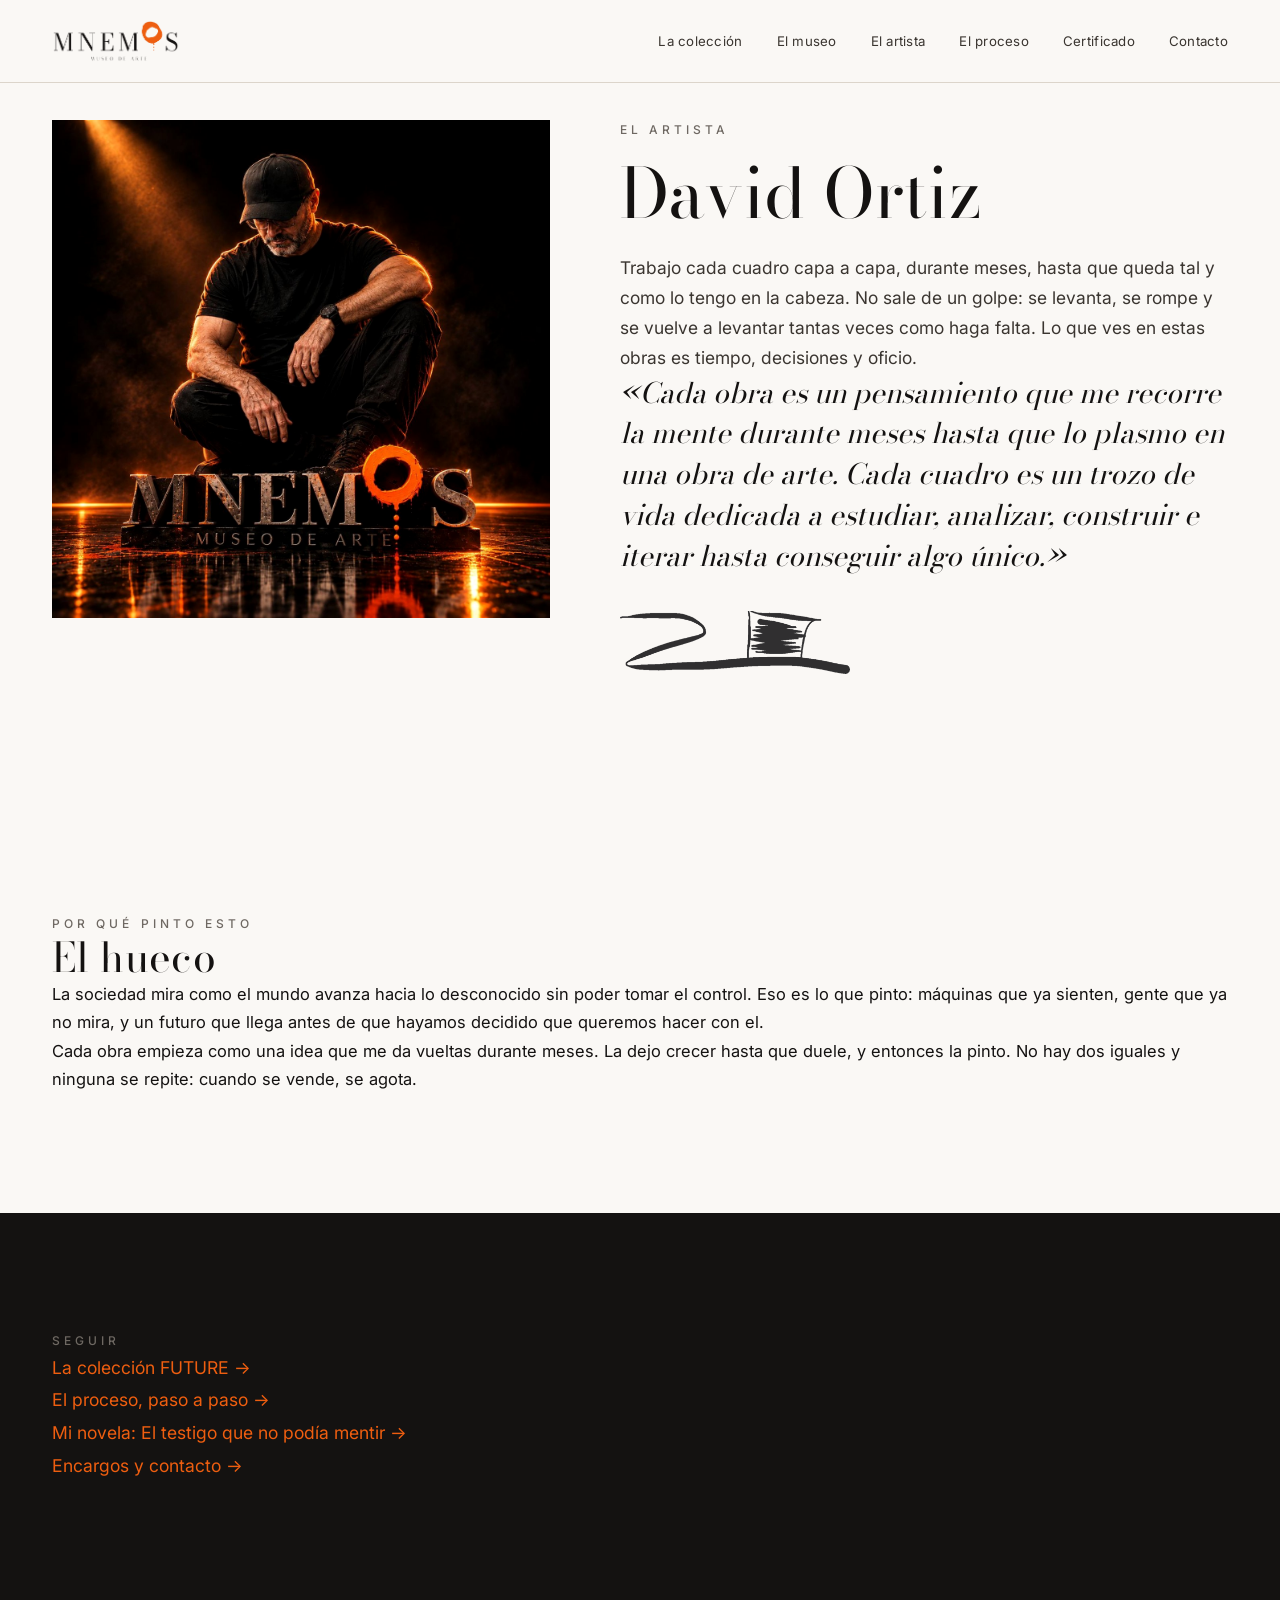
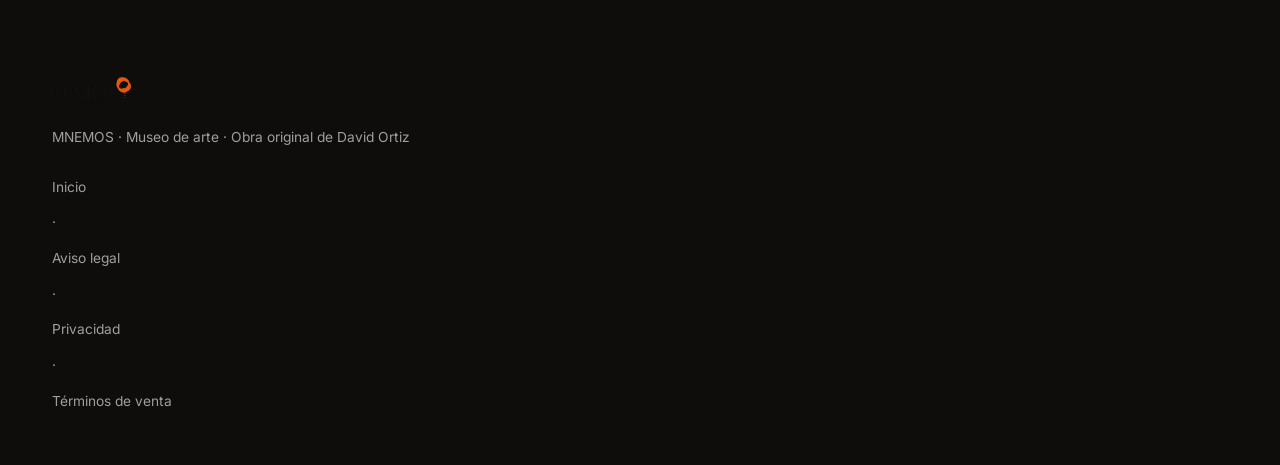
<file: artista.html>
<!DOCTYPE html>
<html lang="es">
<head>
<meta charset="utf-8">
<meta name="viewport" content="width=device-width,initial-scale=1">
<title>David Ortiz — El artista · MNEMOS</title>
<meta name="description" content="David Ortiz, artista de MNEMOS. Pintor. Piezas únicas sobre lo que viene, hechas capa a capa durante meses. Museo de obra original única.">
<meta property="og:title" content="David Ortiz — El artista · MNEMOS">
<meta property="og:description" content="Artista visual. Trabajo en IA y pinto sobre lo que veo en ella. Museo de obra original única.">
<meta property="og:image" content="https://mnemosgallery.neolabs.me/assets/artista.jpg">
<meta property="og:type" content="website">
<link rel="canonical" href="https://mnemosgallery.neolabs.me/artista.html">
<link rel="icon" href="assets/logo/favicon-512.png">
<link rel="stylesheet" href="assets/css/mnemos.css">
</head>
<body>

<header class="cab" id="cab">
  <div class="wrap cab-in">
    <a class="logo" href="index.html"><img src="assets/logo/mnemos-tinta.png" alt="MNEMOS, museo de arte"></a>
    <nav class="nav" id="nav">
      <a href="index.html#coleccion">La colección</a>
      <a href="index.html#mnemos">El museo</a>
      <a href="index.html#artista">El artista</a>
      <a href="index.html#proceso">El proceso</a>
      <a href="index.html#certificado">Certificado</a>
      <a href="index.html#contacto">Contacto</a>
    </nav>
    <button class="burger" id="burger" aria-label="Menú" aria-expanded="false" aria-controls="nav"><span></span><span></span><span></span></button>
  </div>
</header>

<main>
<section class="sec">
<div class="wrap art-grid">
<div class="ap foto-artista"><img src="assets/artista.jpg" alt="David Ortiz, artista de MNEMOS" width="1240" height="1240"></div>
<div class="ap">
<div class="kicker">El artista</div>
<h1 style="margin:14px 0 22px">David Ortiz</h1>
<p class="lead">Trabajo cada cuadro capa a capa, durante meses, hasta que queda tal y como lo tengo en la cabeza. No sale de un golpe: se levanta, se rompe y se vuelve a levantar tantas veces como haga falta. Lo que ves en estas obras es tiempo, decisiones y oficio.</p>
<p class="art-cita">«Cada obra es un pensamiento que me recorre la mente durante meses hasta que lo plasmo en una obra de arte. Cada cuadro es un trozo de vida dedicada a estudiar, analizar, construir e iterar hasta conseguir algo único.»</p>
<img class="firma-img" src="assets/logo/firma-negra.png" alt="Firma de David Ortiz">
</div></div></section>

<section class="sec">
<div class="wrap nar">
<div class="kicker">Por qué pinto esto</div>
<h2>El hueco</h2>
<p>La sociedad mira como el mundo avanza hacia lo desconocido sin poder tomar el control. Eso es lo que pinto: máquinas que ya sienten, gente que ya no mira, y un futuro que llega antes de que hayamos decidido que queremos hacer con el.</p>
<p>Cada obra empieza como una idea que me da vueltas durante meses. La dejo crecer hasta que duele, y entonces la pinto. No hay dos iguales y ninguna se repite: cuando se vende, se agota.</p>
</div></section>

<section class="mnemo"><div class="wrap">
<div class="kicker">Seguir</div>
<p><a href="index.html#coleccion" style="color:var(--naranja);text-decoration:none">La colección FUTURE →</a></p>
<p><a href="index.html#proceso" style="color:var(--naranja);text-decoration:none">El proceso, paso a paso →</a></p>
<p><a href="index.html#libro" style="color:var(--naranja);text-decoration:none">Mi novela: El testigo que no podía mentir →</a></p>
<p><a href="index.html#contacto" style="color:var(--naranja);text-decoration:none">Encargos y contacto →</a></p>
</div></section>
</main>

<footer style="background:#0E0D0C">
  <div class="wrap">
    <img class="logo-f" src="assets/logo/mnemos-tinta.png" alt="MNEMOS">
    <div>MNEMOS · Museo de arte · Obra original de David Ortiz</div>
    <div style="margin-top:14px"><a href="index.html">Inicio</a> · <a href="legales/aviso-legal.html">Aviso legal</a> · <a href="legales/privacidad.html">Privacidad</a> · <a href="legales/terminos.html">Términos de venta</a></div>
  </div</footer>

<script>
var cab=document.getElementById('cab');
addEventListener('scroll',function(){cab.classList.toggle('fijo',scrollY>40)});
var b=document.getElementById('burger'),n=document.getElementById('nav');
b.addEventListener('click',function(){
  var abierto = !n.classList.toggle('abierto');document.body.classList.toggle('menu-abierto');
  b.setAttribute('aria-expanded', abierto);
});
n.querySelectorAll('a').forEach(function(a){a.addEventListener('click',function(){
  n.classList.remove('abierto'); b.setAttribute('aria-expanded', 'false');
})});
var io=new IntersectionObserver(function(es){es.forEach(function(e){if(e.isIntersecting){e.target.classList.add('ya');io.unobserve(e.target)}})},{threshold:.12});
document.querySelectorAll('.ap').forEach(function(e){io.observe(e)});
setTimeout(function(){document.querySelectorAll('.ap').forEach(function(e){var r=e.getBoundingClientRect();if(r.top<innerHeight*0.95&&r.bottom>0){e.target.classList.add('ya')}})},150);
</script>
</body>
</html>
</file>
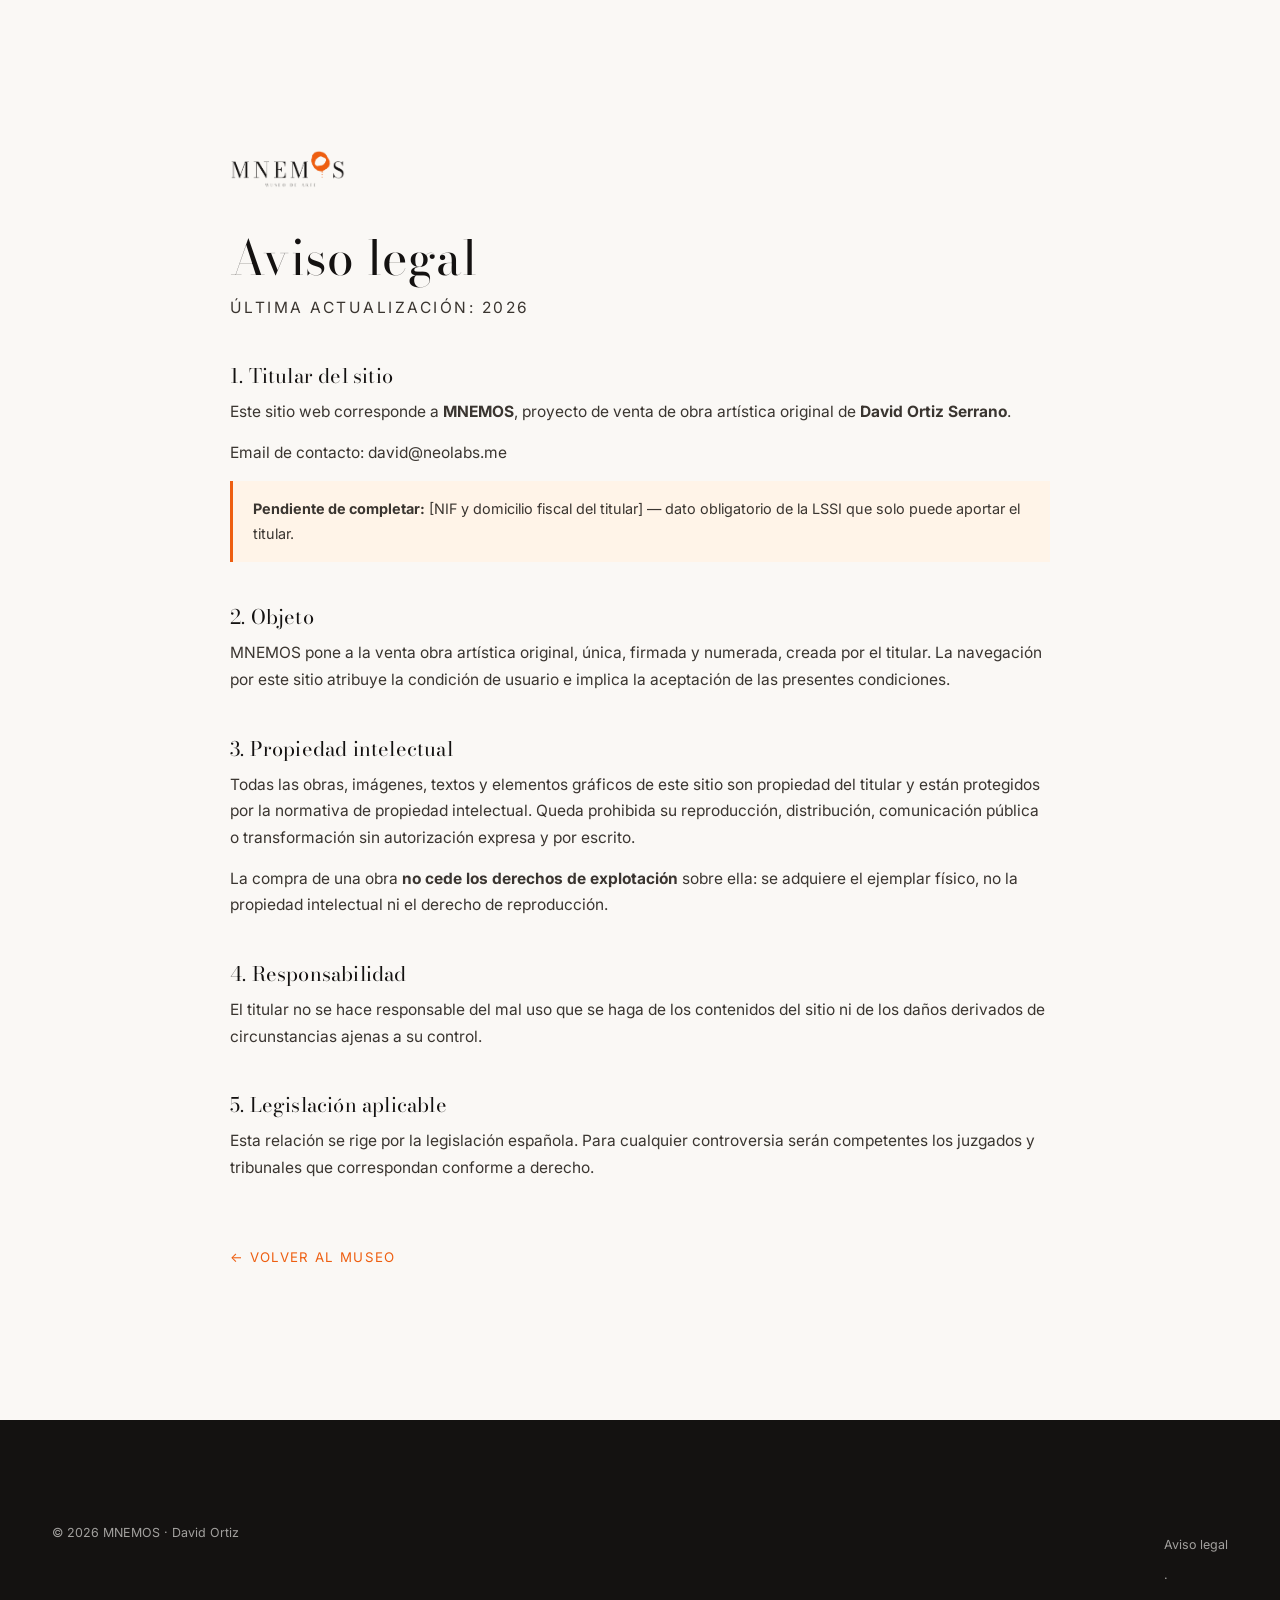
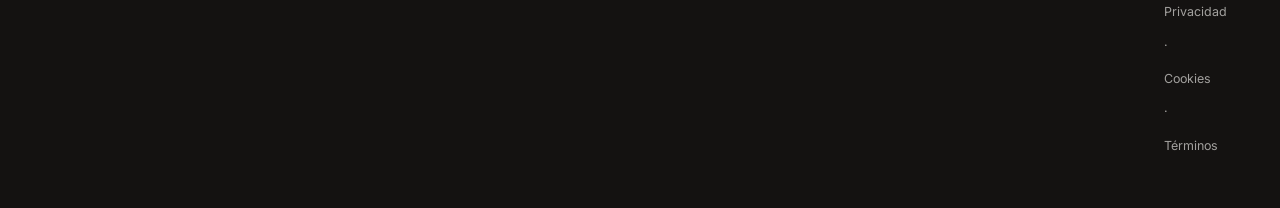
<file: legales/aviso-legal.html>
<!DOCTYPE html>
<html lang="es">
<head>
<meta charset="utf-8">
<meta name="viewport" content="width=device-width,initial-scale=1">
<title>Aviso legal · MNEMOS</title>
<meta name="description" content="Aviso legal del museo MNEMOS: titular, condiciones de uso y propiedad intelectual.">
<meta name="robots" content="noindex,follow">
<link rel="icon" href="../assets/logo/favicon-32.png" sizes="32x32">
<link rel="stylesheet" href="../assets/css/mnemos.css">
<style>
.legal{padding:150px 0 90px;max-width:820px;margin:0 auto}
.legal h1{font-size:clamp(2rem,4vw,3rem);margin-bottom:10px}
.legal h2{font-size:1.25rem;margin:44px 0 12px}
.legal p,.legal li{color:#3A3530;font-size:.97rem;margin-bottom:14px}
.legal ul{padding-left:22px}
.legal .aviso-dato{background:#FFF4E8;border-left:3px solid var(--naranja);padding:16px 20px;font-size:.9rem}
.legal .volver{display:inline-block;margin-top:50px;font-size:.83rem;letter-spacing:.1em;text-transform:uppercase;color:var(--naranja)}
</style>
</head>
<body>
<div class="wrap legal">
<a href="../index.html"><img src="../assets/logo/mnemos-claro.png" alt="MNEMOS" style="height:38px;margin-bottom:44px"></a>

<h1>Aviso legal</h1>
<p class="dato">Última actualización: 2026</p>

<h2>1. Titular del sitio</h2>
<p>Este sitio web corresponde a <strong>MNEMOS</strong>, proyecto de venta de obra artística original de <strong>David Ortiz Serrano</strong>.</p>
<p>Email de contacto: <a href="mailto:david@neolabs.me">david@neolabs.me</a></p>
<p class="aviso-dato"><strong>Pendiente de completar:</strong> [NIF y domicilio fiscal del titular] — dato obligatorio de la LSSI que solo puede aportar el titular.</p>

<h2>2. Objeto</h2>
<p>MNEMOS pone a la venta obra artística original, única, firmada y numerada, creada por el titular. La navegación por este sitio atribuye la condición de usuario e implica la aceptación de las presentes condiciones.</p>

<h2>3. Propiedad intelectual</h2>
<p>Todas las obras, imágenes, textos y elementos gráficos de este sitio son propiedad del titular y están protegidos por la normativa de propiedad intelectual. Queda prohibida su reproducción, distribución, comunicación pública o transformación sin autorización expresa y por escrito.</p>
<p>La compra de una obra <strong>no cede los derechos de explotación</strong> sobre ella: se adquiere el ejemplar físico, no la propiedad intelectual ni el derecho de reproducción.</p>

<h2>4. Responsabilidad</h2>
<p>El titular no se hace responsable del mal uso que se haga de los contenidos del sitio ni de los daños derivados de circunstancias ajenas a su control.</p>

<h2>5. Legislación aplicable</h2>
<p>Esta relación se rige por la legislación española. Para cualquier controversia serán competentes los juzgados y tribunales que correspondan conforme a derecho.</p>
<a class="volver" href="../index.html">← Volver al museo</a>
</div>
<footer style="margin-top:60px">
  <div class="wrap foot-bajo" style="border:0">
    <span>© 2026 MNEMOS · David Ortiz</span>
    <span><a href="aviso-legal.html">Aviso legal</a> · <a href="privacidad.html">Privacidad</a> · <a href="cookies.html">Cookies</a> · <a href="terminos.html">Términos</a></span>
  </div>
</footer>
</body>
</html>
</file>
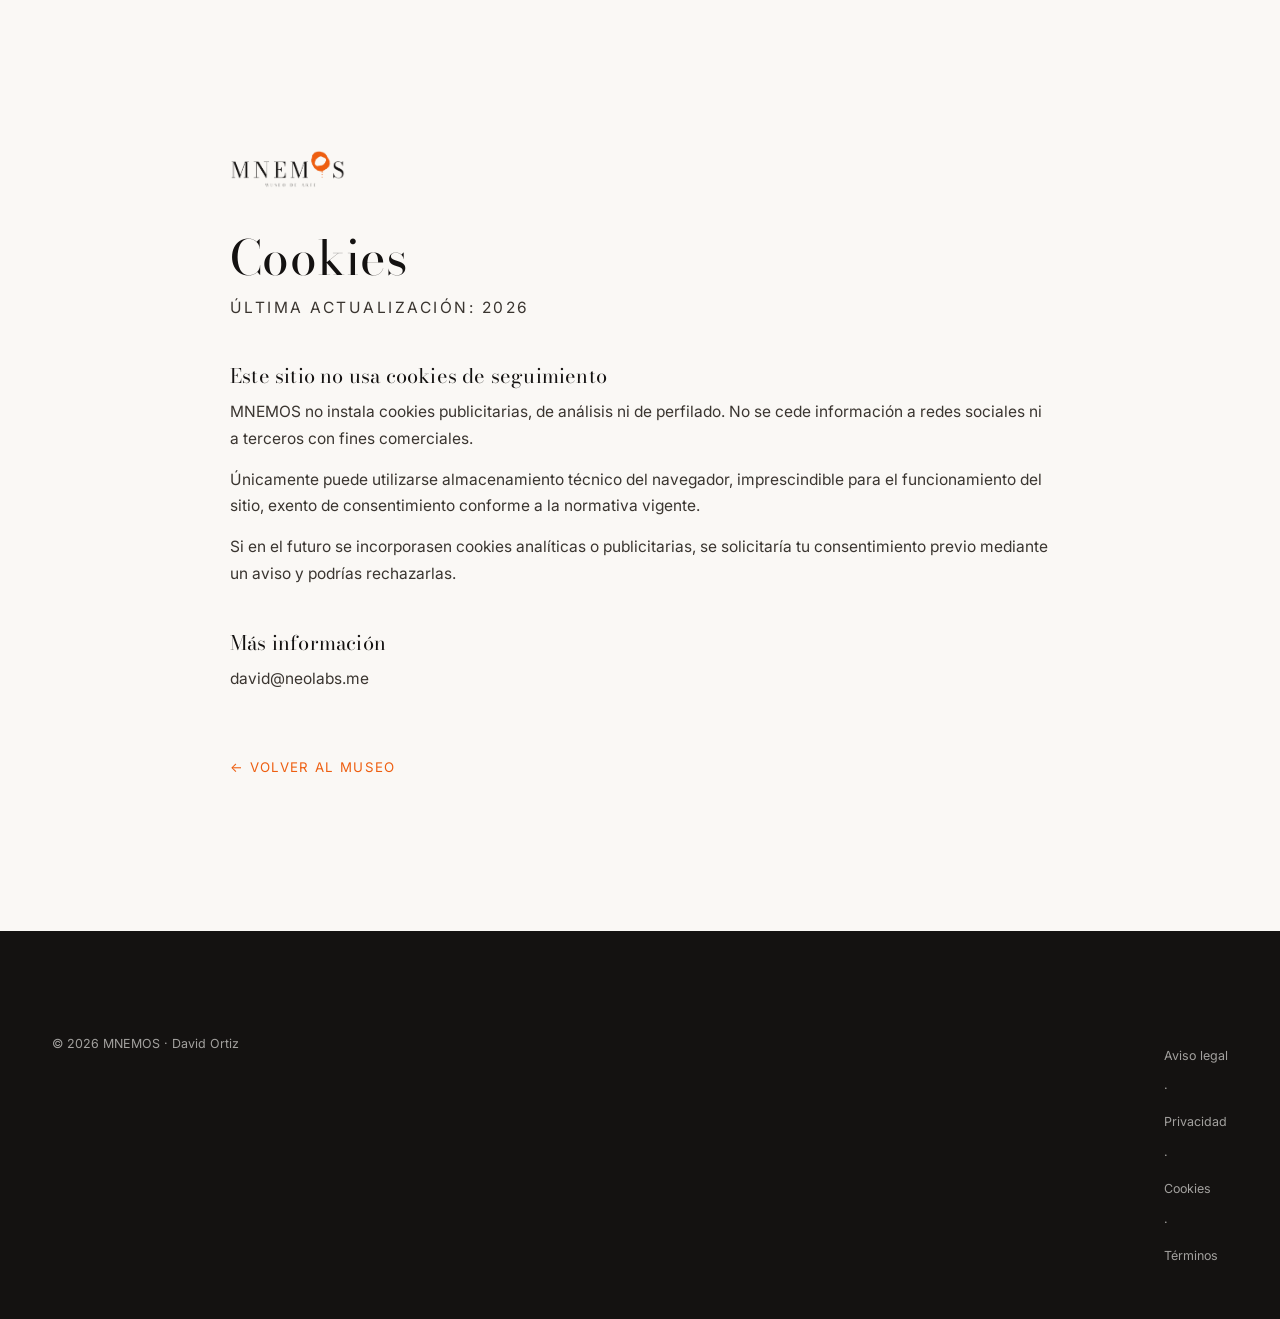
<file: legales/cookies.html>
<!DOCTYPE html>
<html lang="es">
<head>
<meta charset="utf-8">
<meta name="viewport" content="width=device-width,initial-scale=1">
<title>Cookies · MNEMOS</title>
<meta name="description" content="MNEMOS no utiliza cookies de seguimiento ni publicidad. Solo almacenamiento técnico necesario.">
<meta name="robots" content="noindex,follow">
<link rel="icon" href="../assets/logo/favicon-32.png" sizes="32x32">
<link rel="stylesheet" href="../assets/css/mnemos.css">
<style>
.legal{padding:150px 0 90px;max-width:820px;margin:0 auto}
.legal h1{font-size:clamp(2rem,4vw,3rem);margin-bottom:10px}
.legal h2{font-size:1.25rem;margin:44px 0 12px}
.legal p,.legal li{color:#3A3530;font-size:.97rem;margin-bottom:14px}
.legal ul{padding-left:22px}
.legal .aviso-dato{background:#FFF4E8;border-left:3px solid var(--naranja);padding:16px 20px;font-size:.9rem}
.legal .volver{display:inline-block;margin-top:50px;font-size:.83rem;letter-spacing:.1em;text-transform:uppercase;color:var(--naranja)}
</style>
</head>
<body>
<div class="wrap legal">
<a href="../index.html"><img src="../assets/logo/mnemos-claro.png" alt="MNEMOS" style="height:38px;margin-bottom:44px"></a>

<h1>Cookies</h1>
<p class="dato">Última actualización: 2026</p>

<h2>Este sitio no usa cookies de seguimiento</h2>
<p>MNEMOS no instala cookies publicitarias, de análisis ni de perfilado. No se cede información a redes sociales ni a terceros con fines comerciales.</p>
<p>Únicamente puede utilizarse almacenamiento técnico del navegador, imprescindible para el funcionamiento del sitio, exento de consentimiento conforme a la normativa vigente.</p>
<p>Si en el futuro se incorporasen cookies analíticas o publicitarias, se solicitaría tu consentimiento previo mediante un aviso y podrías rechazarlas.</p>

<h2>Más información</h2>
<p><a href="mailto:david@neolabs.me">david@neolabs.me</a></p>
<a class="volver" href="../index.html">← Volver al museo</a>
</div>
<footer style="margin-top:60px">
  <div class="wrap foot-bajo" style="border:0">
    <span>© 2026 MNEMOS · David Ortiz</span>
    <span><a href="aviso-legal.html">Aviso legal</a> · <a href="privacidad.html">Privacidad</a> · <a href="cookies.html">Cookies</a> · <a href="terminos.html">Términos</a></span>
  </div>
</footer>
</body>
</html>
</file>
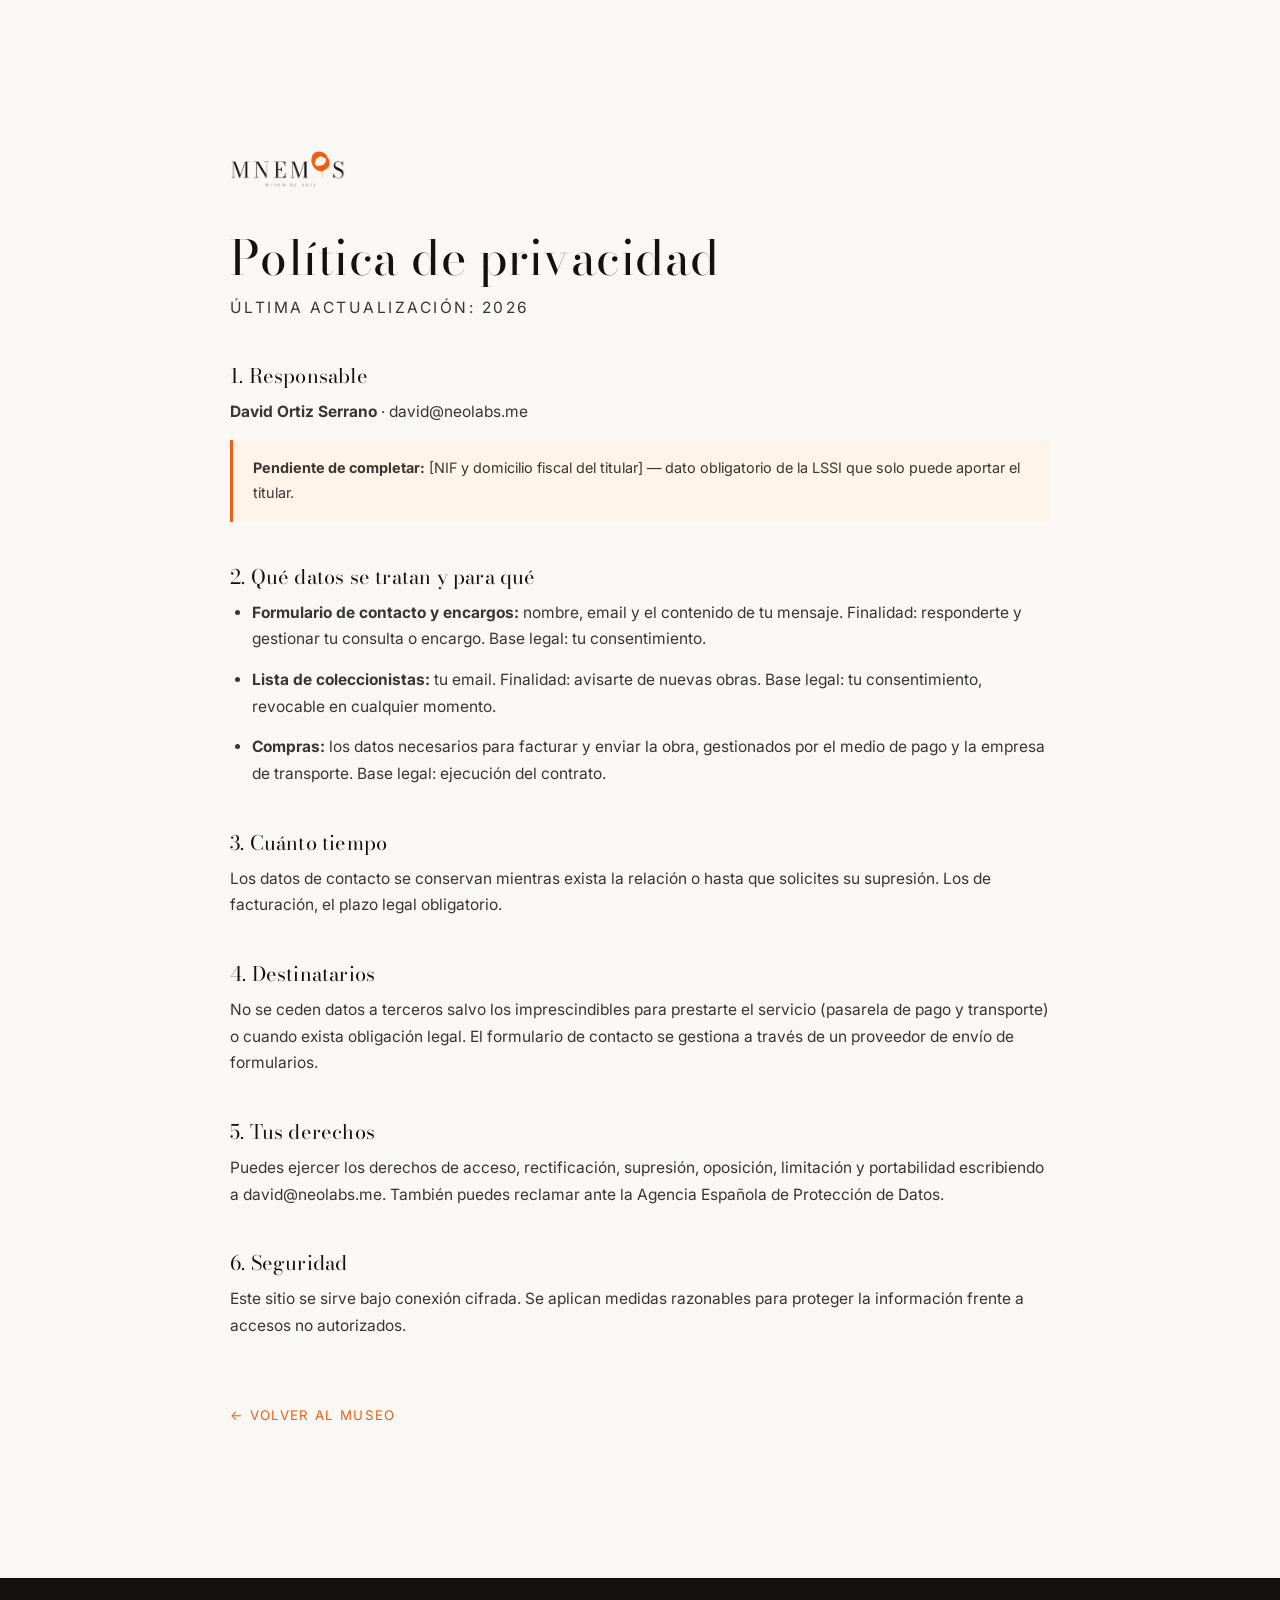
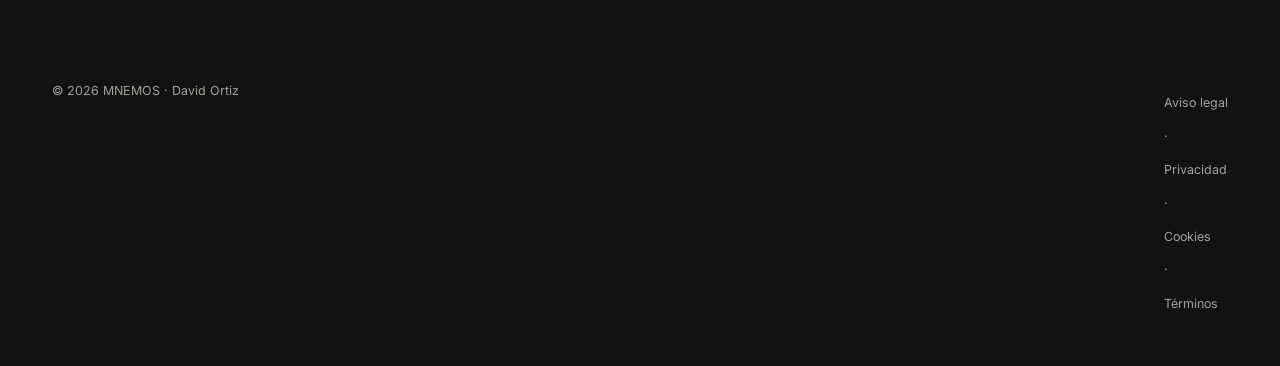
<file: legales/privacidad.html>
<!DOCTYPE html>
<html lang="es">
<head>
<meta charset="utf-8">
<meta name="viewport" content="width=device-width,initial-scale=1">
<title>Privacidad · MNEMOS</title>
<meta name="description" content="Política de privacidad de MNEMOS: qué datos se recogen, para qué y cómo ejercer tus derechos.">
<meta name="robots" content="noindex,follow">
<link rel="icon" href="../assets/logo/favicon-32.png" sizes="32x32">
<link rel="stylesheet" href="../assets/css/mnemos.css">
<style>
.legal{padding:150px 0 90px;max-width:820px;margin:0 auto}
.legal h1{font-size:clamp(2rem,4vw,3rem);margin-bottom:10px}
.legal h2{font-size:1.25rem;margin:44px 0 12px}
.legal p,.legal li{color:#3A3530;font-size:.97rem;margin-bottom:14px}
.legal ul{padding-left:22px}
.legal .aviso-dato{background:#FFF4E8;border-left:3px solid var(--naranja);padding:16px 20px;font-size:.9rem}
.legal .volver{display:inline-block;margin-top:50px;font-size:.83rem;letter-spacing:.1em;text-transform:uppercase;color:var(--naranja)}
</style>
</head>
<body>
<div class="wrap legal">
<a href="../index.html"><img src="../assets/logo/mnemos-claro.png" alt="MNEMOS" style="height:38px;margin-bottom:44px"></a>

<h1>Política de privacidad</h1>
<p class="dato">Última actualización: 2026</p>

<h2>1. Responsable</h2>
<p><strong>David Ortiz Serrano</strong> · <a href="mailto:david@neolabs.me">david@neolabs.me</a></p>
<p class="aviso-dato"><strong>Pendiente de completar:</strong> [NIF y domicilio fiscal del titular] — dato obligatorio de la LSSI que solo puede aportar el titular.</p>

<h2>2. Qué datos se tratan y para qué</h2>
<ul>
<li><strong>Formulario de contacto y encargos:</strong> nombre, email y el contenido de tu mensaje. Finalidad: responderte y gestionar tu consulta o encargo. Base legal: tu consentimiento.</li>
<li><strong>Lista de coleccionistas:</strong> tu email. Finalidad: avisarte de nuevas obras. Base legal: tu consentimiento, revocable en cualquier momento.</li>
<li><strong>Compras:</strong> los datos necesarios para facturar y enviar la obra, gestionados por el medio de pago y la empresa de transporte. Base legal: ejecución del contrato.</li>
</ul>

<h2>3. Cuánto tiempo</h2>
<p>Los datos de contacto se conservan mientras exista la relación o hasta que solicites su supresión. Los de facturación, el plazo legal obligatorio.</p>

<h2>4. Destinatarios</h2>
<p>No se ceden datos a terceros salvo los imprescindibles para prestarte el servicio (pasarela de pago y transporte) o cuando exista obligación legal. El formulario de contacto se gestiona a través de un proveedor de envío de formularios.</p>

<h2>5. Tus derechos</h2>
<p>Puedes ejercer los derechos de acceso, rectificación, supresión, oposición, limitación y portabilidad escribiendo a <a href="mailto:david@neolabs.me">david@neolabs.me</a>. También puedes reclamar ante la Agencia Española de Protección de Datos.</p>

<h2>6. Seguridad</h2>
<p>Este sitio se sirve bajo conexión cifrada. Se aplican medidas razonables para proteger la información frente a accesos no autorizados.</p>
<a class="volver" href="../index.html">← Volver al museo</a>
</div>
<footer style="margin-top:60px">
  <div class="wrap foot-bajo" style="border:0">
    <span>© 2026 MNEMOS · David Ortiz</span>
    <span><a href="aviso-legal.html">Aviso legal</a> · <a href="privacidad.html">Privacidad</a> · <a href="cookies.html">Cookies</a> · <a href="terminos.html">Términos</a></span>
  </div>
</footer>
</body>
</html>
</file>
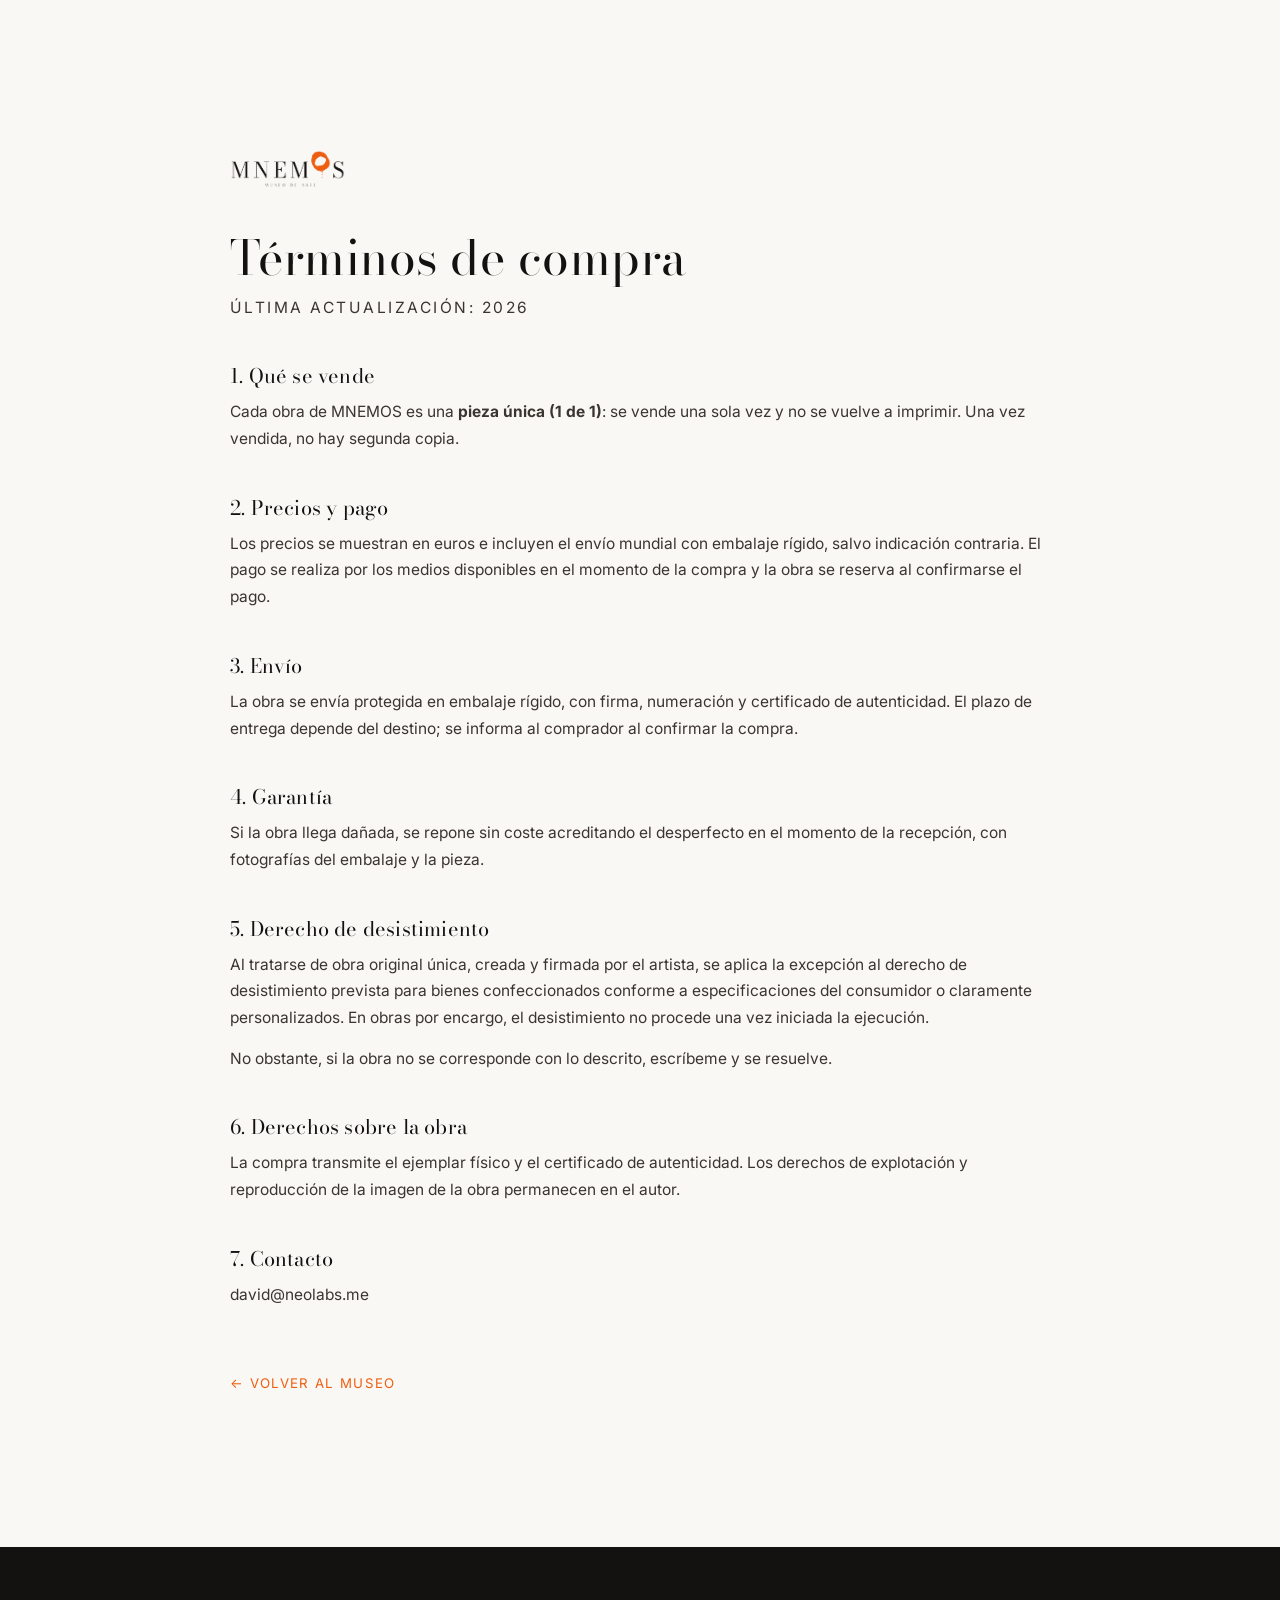
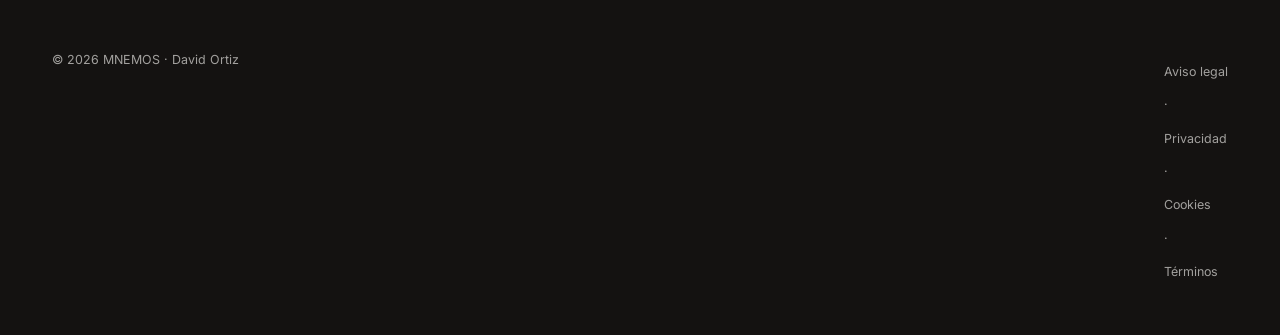
<file: legales/terminos.html>
<!DOCTYPE html>
<html lang="es">
<head>
<meta charset="utf-8">
<meta name="viewport" content="width=device-width,initial-scale=1">
<title>Términos de compra · MNEMOS</title>
<meta name="description" content="Condiciones de compra de obra original en MNEMOS: piezas únicas, envío mundial, certificado y garantía.">
<meta name="robots" content="noindex,follow">
<link rel="icon" href="../assets/logo/favicon-32.png" sizes="32x32">
<link rel="stylesheet" href="../assets/css/mnemos.css">
<style>
.legal{padding:150px 0 90px;max-width:820px;margin:0 auto}
.legal h1{font-size:clamp(2rem,4vw,3rem);margin-bottom:10px}
.legal h2{font-size:1.25rem;margin:44px 0 12px}
.legal p,.legal li{color:#3A3530;font-size:.97rem;margin-bottom:14px}
.legal ul{padding-left:22px}
.legal .aviso-dato{background:#FFF4E8;border-left:3px solid var(--naranja);padding:16px 20px;font-size:.9rem}
.legal .volver{display:inline-block;margin-top:50px;font-size:.83rem;letter-spacing:.1em;text-transform:uppercase;color:var(--naranja)}
</style>
</head>
<body>
<div class="wrap legal">
<a href="../index.html"><img src="../assets/logo/mnemos-claro.png" alt="MNEMOS" style="height:38px;margin-bottom:44px"></a>

<h1>Términos de compra</h1>
<p class="dato">Última actualización: 2026</p>

<h2>1. Qué se vende</h2>
<p>Cada obra de MNEMOS es una <strong>pieza única (1 de 1)</strong>: se vende una sola vez y no se vuelve a imprimir. Una vez vendida, no hay segunda copia.</p>

<h2>2. Precios y pago</h2>
<p>Los precios se muestran en euros e incluyen el envío mundial con embalaje rígido, salvo indicación contraria. El pago se realiza por los medios disponibles en el momento de la compra y la obra se reserva al confirmarse el pago.</p>

<h2>3. Envío</h2>
<p>La obra se envía protegida en embalaje rígido, con firma, numeración y certificado de autenticidad. El plazo de entrega depende del destino; se informa al comprador al confirmar la compra.</p>

<h2>4. Garantía</h2>
<p>Si la obra llega dañada, se repone sin coste acreditando el desperfecto en el momento de la recepción, con fotografías del embalaje y la pieza.</p>

<h2>5. Derecho de desistimiento</h2>
<p>Al tratarse de obra original única, creada y firmada por el artista, se aplica la excepción al derecho de desistimiento prevista para bienes confeccionados conforme a especificaciones del consumidor o claramente personalizados. En obras por encargo, el desistimiento no procede una vez iniciada la ejecución.</p>
<p>No obstante, si la obra no se corresponde con lo descrito, escríbeme y se resuelve.</p>

<h2>6. Derechos sobre la obra</h2>
<p>La compra transmite el ejemplar físico y el certificado de autenticidad. Los derechos de explotación y reproducción de la imagen de la obra permanecen en el autor.</p>

<h2>7. Contacto</h2>
<p><a href="mailto:david@neolabs.me">david@neolabs.me</a></p>
<a class="volver" href="../index.html">← Volver al museo</a>
</div>
<footer style="margin-top:60px">
  <div class="wrap foot-bajo" style="border:0">
    <span>© 2026 MNEMOS · David Ortiz</span>
    <span><a href="aviso-legal.html">Aviso legal</a> · <a href="privacidad.html">Privacidad</a> · <a href="cookies.html">Cookies</a> · <a href="terminos.html">Términos</a></span>
  </div>
</footer>
</body>
</html>
</file>
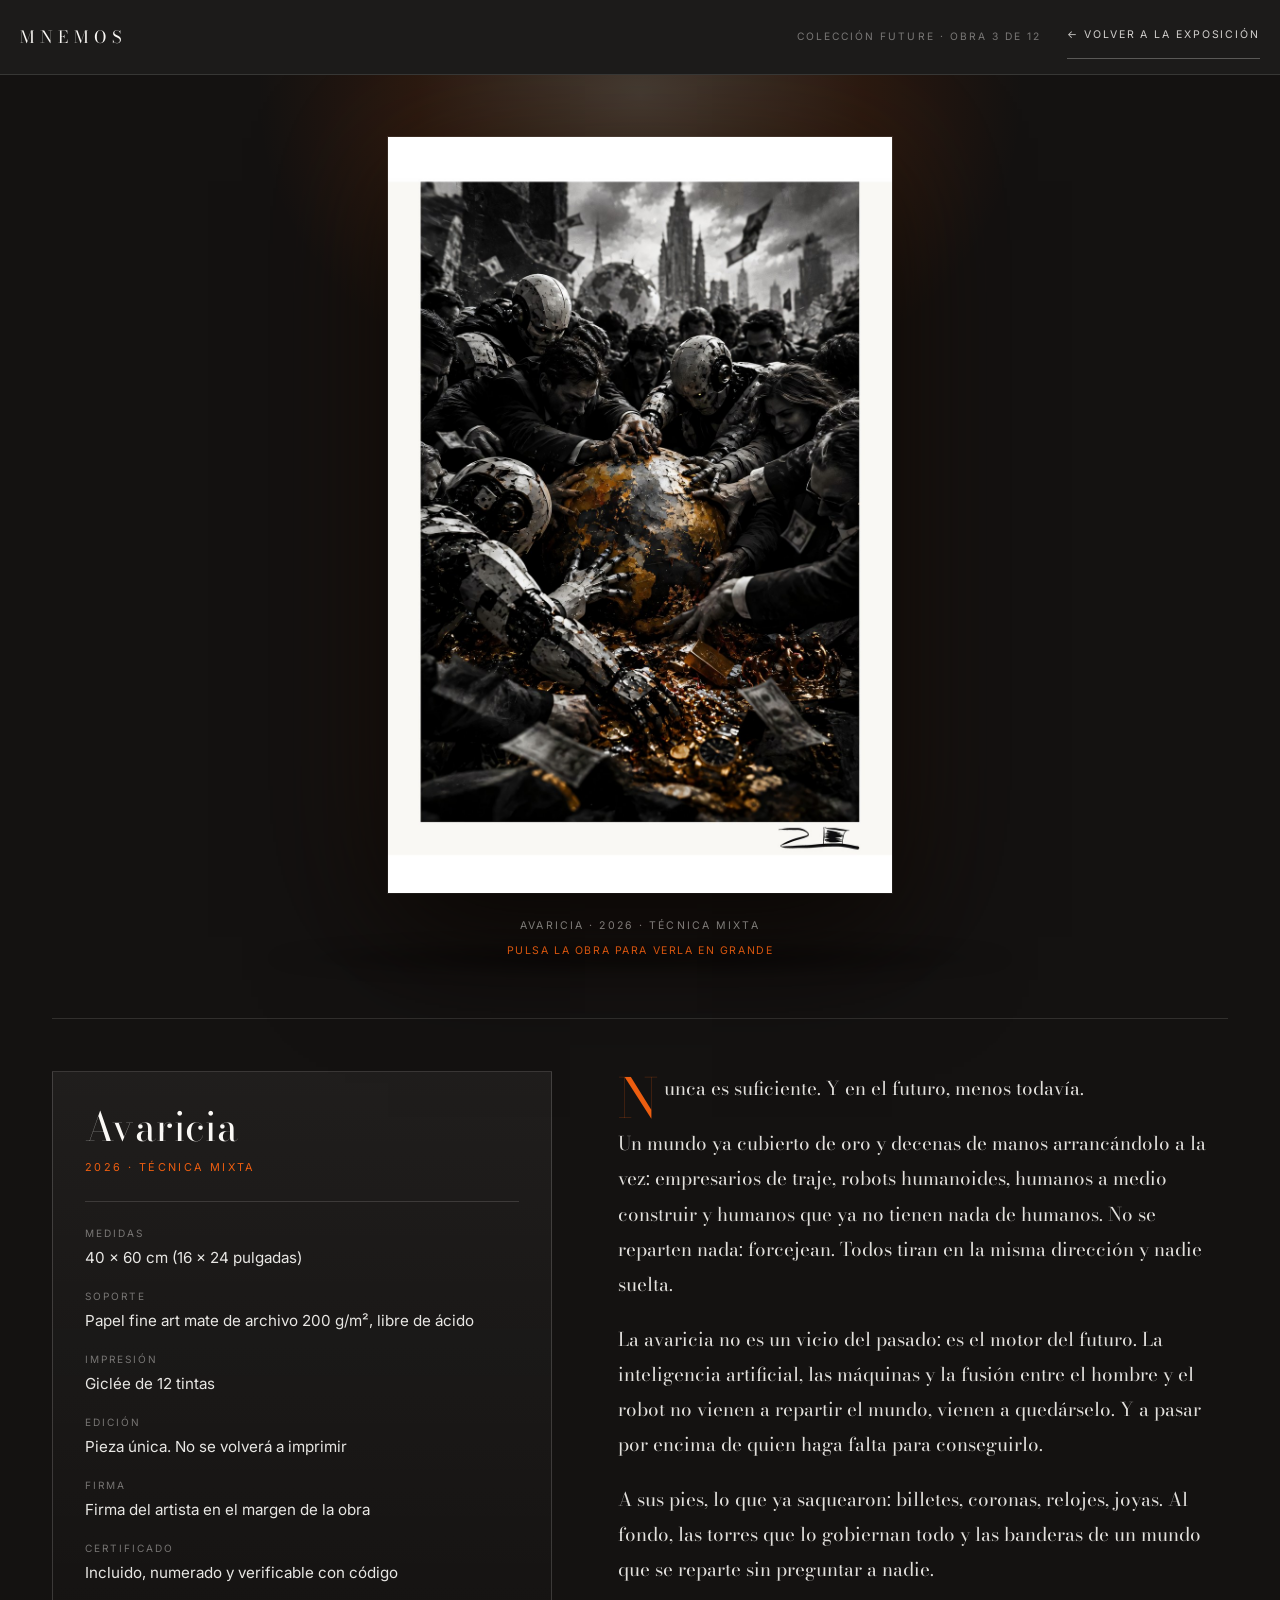
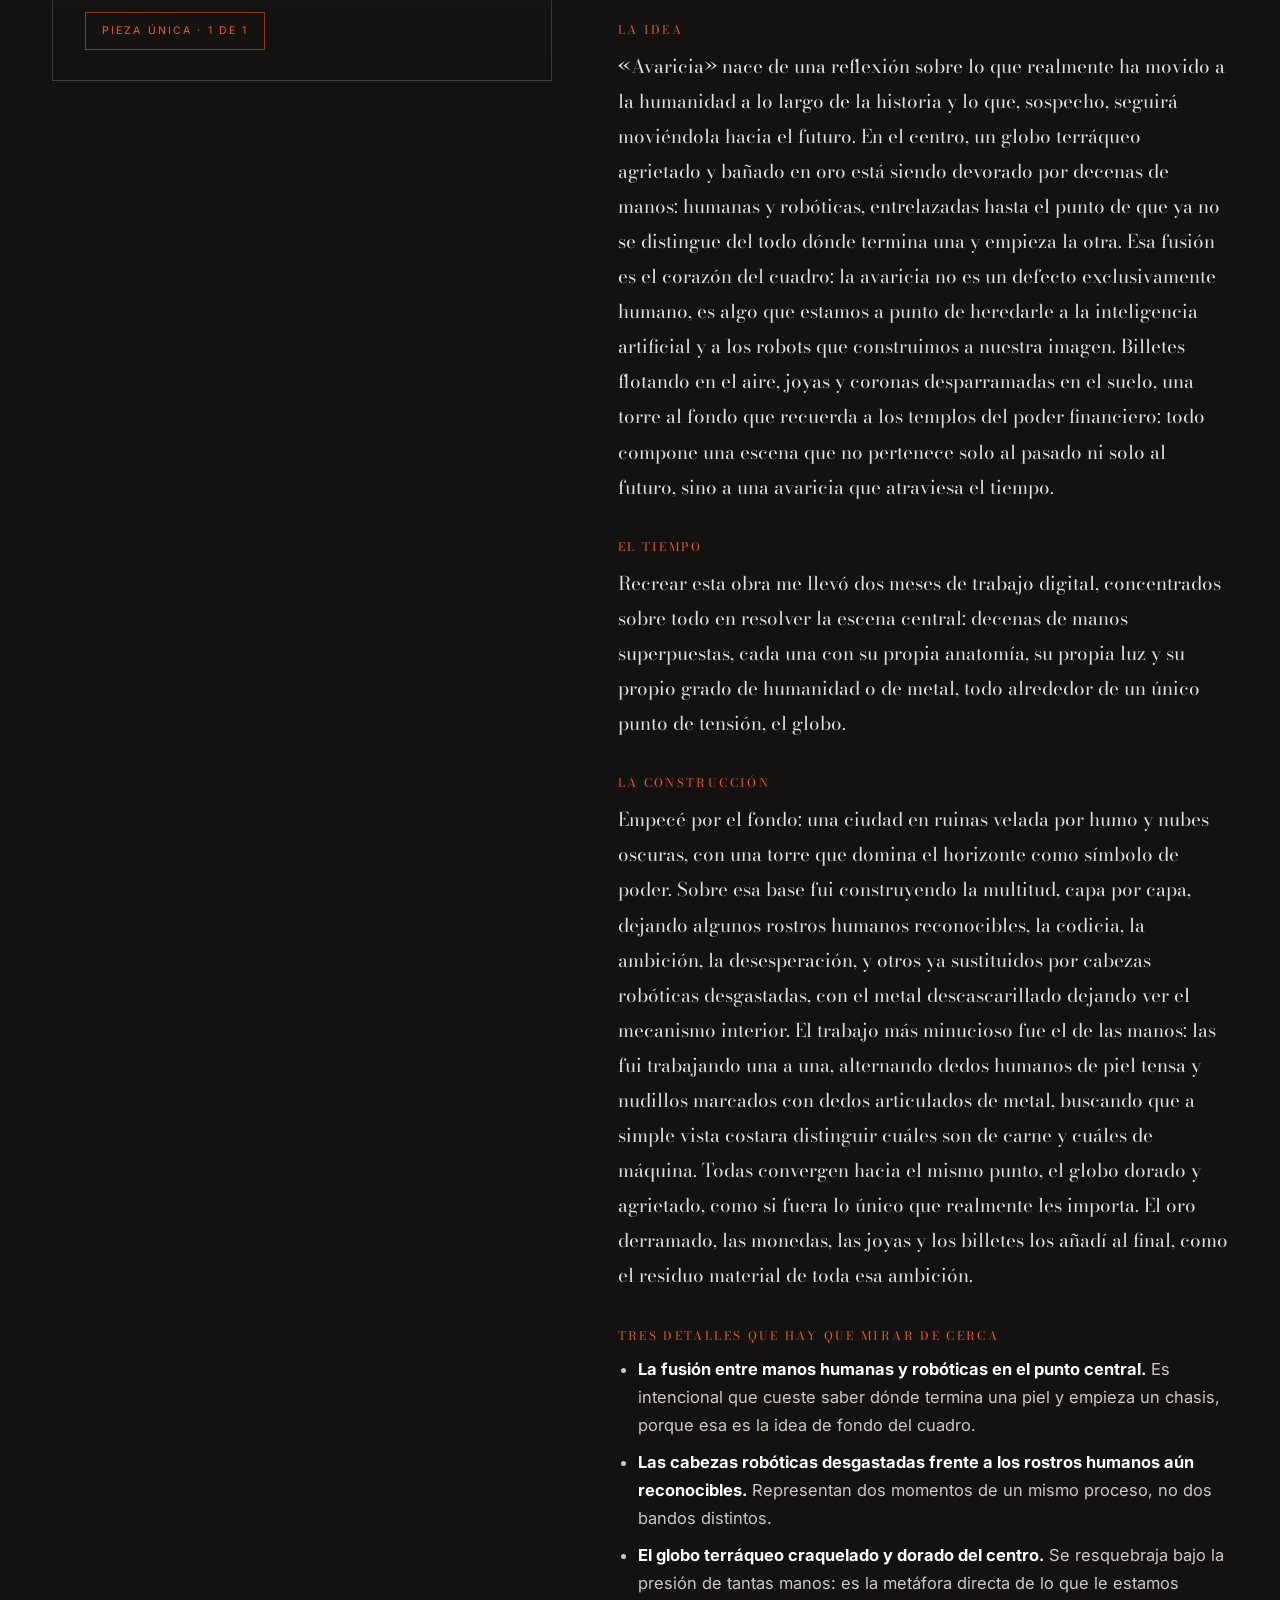
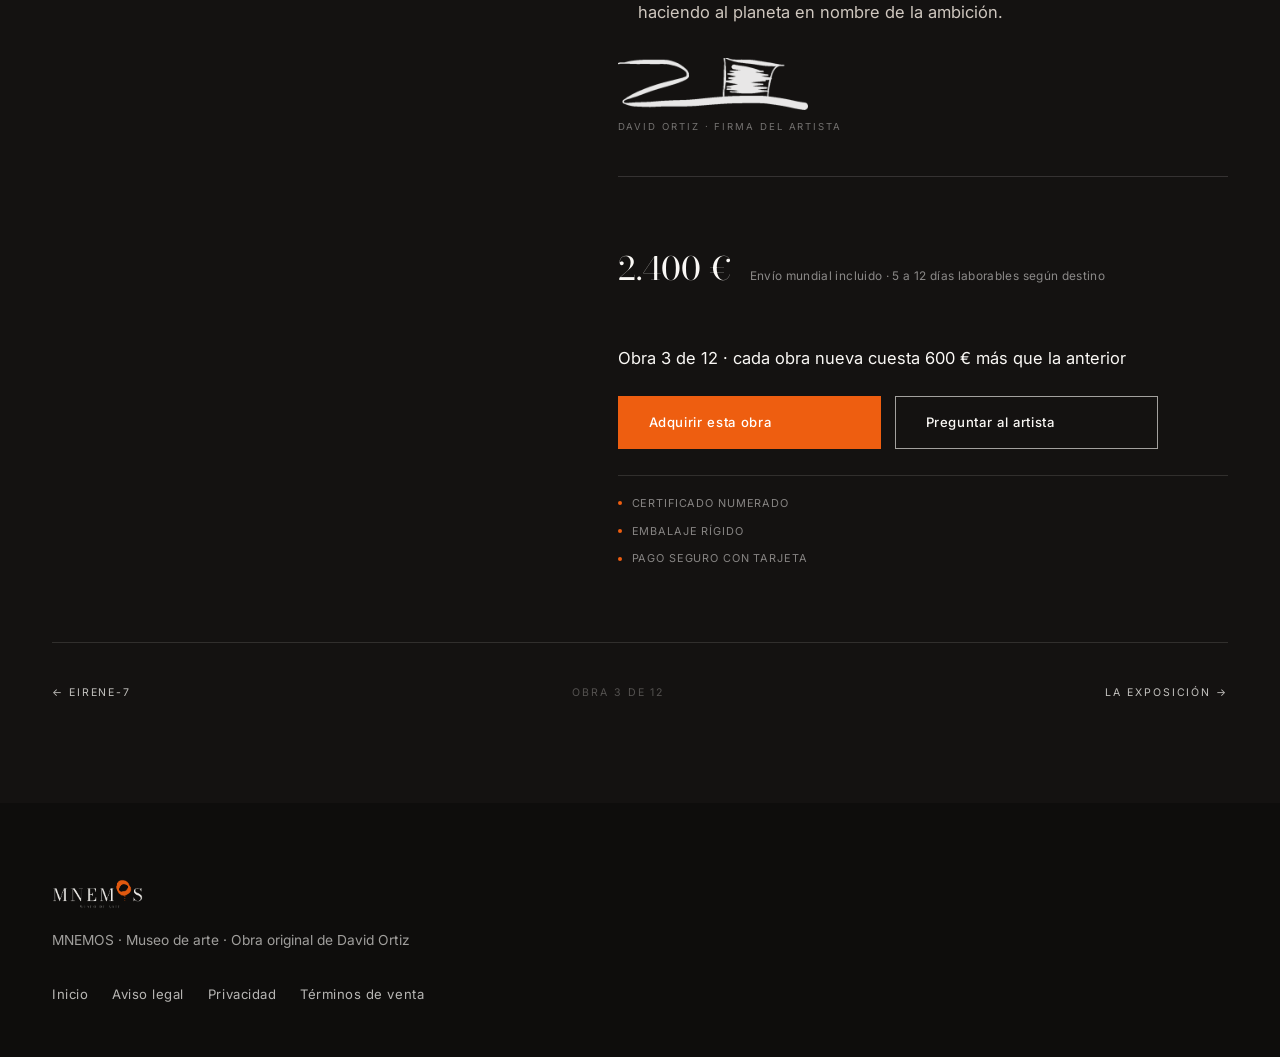
<file: obras/avaricia.html>
<!DOCTYPE html>
<html lang="es">
<head>
<meta charset="utf-8">
<meta name="viewport" content="width=device-width,initial-scale=1">
<title>Avaricia, 2026 · Obra original de David Ortiz | MNEMOS</title>
<meta name="description" content="Avaricia (2026), obra original de David Ortiz. Pieza única 1 de 1, técnica mixta, dos meses de trabajo digital y certificado numerado. 40 x 60 cm. Adquiérela en MNEMOS.">
<meta property="og:title" content="Avaricia, 2026 · Obra original de David Ortiz">
<meta property="og:description" content="Pieza única 1 de 1. Técnica mixta, firmada y con certificado.">
<meta property="og:image" content="https://mnemosgallery.neolabs.me/assets/obras/obra03-1066.jpg">
<meta property="og:type" content="website">
<link rel="canonical" href="https://mnemosgallery.neolabs.me/obras/avaricia.html">
<link rel="icon" href="../assets/logo/favicon-512.png">
<link rel="stylesheet" href="../assets/css/mnemos.css">
</head>
<body>

<header class="sala-bar">
  <div class="wrap sala-bar-in">
    <a class="sala-marca" href="../index.html">MNEMOS</a>
    <div class="sala-nav">
      <span class="sala-cuenta">Colección Future · Obra 3 de 12</span>
      <a class="sala-volver" href="../index.html#coleccion">&larr; Volver a la exposición</a>
    </div>
  </div>
</header>

<main class="sala">
  <div class="wrap">

    <figure class="sala-obra">
      <button class="sala-lienzo" id="abre-lupa" aria-label="Ver la obra en grande" aria-controls="lupa">
        <img src="../assets/obras/obra03-1066.jpg" alt="Avaricia, obra original de David Ortiz: decenas de manos de empresarios y de robots arrancan el oro del mundo" width="1066" height="1599">
      </button>
      <figcaption class="sala-pie-foto">Avaricia · 2026 · Técnica mixta<span>Pulsa la obra para verla en grande</span></figcaption>
    </figure>

    <div class="sala-pie">

      <div>
        <div class="cartela">
          <h1>Avaricia</h1>
          <div class="anio">2026 · Técnica mixta</div>
          <dl>
            <dt>Medidas</dt><dd>40 × 60 cm (16 × 24 pulgadas)</dd>
            <dt>Soporte</dt><dd>Papel fine art mate de archivo 200 g/m², libre de ácido</dd>
            <dt>Impresión</dt><dd>Giclée de 12 tintas</dd>
            <dt>Edición</dt><dd>Pieza única. No se volverá a imprimir</dd>
            <dt>Firma</dt><dd>Firma del artista en el margen de la obra</dd>
            <dt>Certificado</dt><dd>Incluido, numerado y verificable con código</dd>
          </dl>
          <div class="unica">Pieza única · 1 de 1</div>
        </div>
      </div>

      <div class="hist">
        <p>Nunca es suficiente. Y en el futuro, menos todavía.</p>
        <p>Un mundo ya cubierto de oro y decenas de manos arrancándolo a la vez: empresarios de traje, robots humanoides, humanos a medio construir y humanos que ya no tienen nada de humanos. No se reparten nada: forcejean. Todos tiran en la misma dirección y nadie suelta.</p>
        <p>La avaricia no es un vicio del pasado: es el motor del futuro. La inteligencia artificial, las máquinas y la fusión entre el hombre y el robot no vienen a repartir el mundo, vienen a quedárselo. Y a pasar por encima de quien haga falta para conseguirlo.</p>
        <p>A sus pies, lo que ya saquearon: billetes, coronas, relojes, joyas. Al fondo, las torres que lo gobiernan todo y las banderas de un mundo que se reparte sin preguntar a nadie.</p>
                <h2 style="color:var(--naranja);font-size:.74rem;letter-spacing:.2em;text-transform:uppercase;margin:36px 0 12px">La idea</h2>
        <p>«Avaricia» nace de una reflexión sobre lo que realmente ha movido a la humanidad a lo largo de la historia y lo que, sospecho, seguirá moviéndola hacia el futuro. En el centro, un globo terráqueo agrietado y bañado en oro está siendo devorado por decenas de manos: humanas y robóticas, entrelazadas hasta el punto de que ya no se distingue del todo dónde termina una y empieza la otra. Esa fusión es el corazón del cuadro: la avaricia no es un defecto exclusivamente humano, es algo que estamos a punto de heredarle a la inteligencia artificial y a los robots que construimos a nuestra imagen. Billetes flotando en el aire, joyas y coronas desparramadas en el suelo, una torre al fondo que recuerda a los templos del poder financiero: todo compone una escena que no pertenece solo al pasado ni solo al futuro, sino a una avaricia que atraviesa el tiempo.</p>

        <h2 style="color:var(--naranja);font-size:.74rem;letter-spacing:.2em;text-transform:uppercase;margin:36px 0 12px">El tiempo</h2>
        <p>Recrear esta obra me llevó dos meses de trabajo digital, concentrados sobre todo en resolver la escena central: decenas de manos superpuestas, cada una con su propia anatomía, su propia luz y su propio grado de humanidad o de metal, todo alrededor de un único punto de tensión, el globo.</p>

        <h2 style="color:var(--naranja);font-size:.74rem;letter-spacing:.2em;text-transform:uppercase;margin:36px 0 12px">La construcción</h2>
        <p>Empecé por el fondo: una ciudad en ruinas velada por humo y nubes oscuras, con una torre que domina el horizonte como símbolo de poder. Sobre esa base fui construyendo la multitud, capa por capa, dejando algunos rostros humanos reconocibles, la codicia, la ambición, la desesperación, y otros ya sustituidos por cabezas robóticas desgastadas, con el metal descascarillado dejando ver el mecanismo interior. El trabajo más minucioso fue el de las manos: las fui trabajando una a una, alternando dedos humanos de piel tensa y nudillos marcados con dedos articulados de metal, buscando que a simple vista costara distinguir cuáles son de carne y cuáles de máquina. Todas convergen hacia el mismo punto, el globo dorado y agrietado, como si fuera lo único que realmente les importa. El oro derramado, las monedas, las joyas y los billetes los añadí al final, como el residuo material de toda esa ambición.</p>

        <h2 style="color:var(--naranja);font-size:.74rem;letter-spacing:.2em;text-transform:uppercase;margin:36px 0 12px">Tres detalles que hay que mirar de cerca</h2>
        <ul style="padding-left:20px;color:#CFC7BF">
          <li style="margin:8px 0"><b style="color:#fff">La fusión entre manos humanas y robóticas en el punto central.</b> Es intencional que cueste saber dónde termina una piel y empieza un chasis, porque esa es la idea de fondo del cuadro.</li>
          <li style="margin:8px 0"><b style="color:#fff">Las cabezas robóticas desgastadas frente a los rostros humanos aún reconocibles.</b> Representan dos momentos de un mismo proceso, no dos bandos distintos.</li>
          <li style="margin:8px 0"><b style="color:#fff">El globo terráqueo craquelado y dorado del centro.</b> Se resquebraja bajo la presión de tantas manos: es la metáfora directa de lo que le estamos haciendo al planeta en nombre de la ambición.</li>
        </ul>

<figure class="firma-caja"><img class="firma-s" src="../assets/logo/firma-blanca.png" alt="Firma de David Ortiz"><figcaption>David Ortiz · firma del artista</figcaption></figure>

        <div class="compra">
          <div class="linea-precio">
            <div class="precio">2.400 €</div>
            <div class="nota">Envío mundial incluido · 5 a 12 días laborables según destino</div>
            <div class="escalera">Obra 3 de 12 · cada obra nueva cuesta 600 € más que la anterior</div>
          </div>
          <div class="botones">
            <a class="btn btn-oro" href="https://buy.stripe.com/cNidR86bG0x88US4jKcs80h" target="_blank" rel="noopener">Adquirir esta obra</a>
            <a class="btn btn-linea" href="../index.html#contacto">Preguntar al artista</a>
          </div>
          <div class="garantias">
            <span>Certificado numerado</span>
            <span>Embalaje rígido</span>
            <span>Pago seguro con tarjeta</span>
          </div>
        </div>
      </div>

    </div>

    <nav class="sala-paseo" aria-label="Recorrido por la exposición">
      <a href="eirene-7.html">&larr; Eirene-7</a>
      <span class="sep">Obra 3 de 12</span>
      <a href="../index.html#coleccion">La exposición &rarr;</a>
    </nav>

  </div>
</main>

<div class="lupa" id="lupa" hidden>
  <button class="lupa-cerrar" id="cierra-lupa" aria-label="Cerrar la vista grande">&times;</button>
  <img src="../assets/obras/obra03-1066.jpg" alt="Avaricia, obra original de David Ortiz: decenas de manos de empresarios y de robots arrancan el oro del mundo">
</div>

<footer style="background:#0E0D0C">
  <div class="wrap">
    <img class="logo-f" src="../assets/logo/mnemos-oscuro.png" alt="MNEMOS">
    <div>MNEMOS · Museo de arte · Obra original de David Ortiz</div>
    <nav class="pie-enlaces"><a href="../index.html">Inicio</a><a href="../legales/aviso-legal.html">Aviso legal</a><a href="../legales/privacidad.html">Privacidad</a><a href="../legales/terminos.html">Términos de venta</a></nav>
  </div>
</footer>

<script>
/* ver la obra en grande */
(function(){
  var lupa=document.getElementById('lupa'), abre=document.getElementById('abre-lupa'), cierra=document.getElementById('cierra-lupa');
  if(!lupa||!abre) return;
  function abrir(){ lupa.hidden=false; document.body.style.overflow='hidden'; if(cierra) cierra.focus(); }
  function cerrar(){ lupa.hidden=true; document.body.style.overflow=''; abre.focus(); }
  abre.addEventListener('click', abrir);
  if(cierra) cierra.addEventListener('click', cerrar);
  lupa.addEventListener('click', function(e){ if(e.target===lupa) cerrar(); });
  document.addEventListener('keydown', function(e){ if(e.key==='Escape' && !lupa.hidden) cerrar(); });
})();

/* si la obra ya tiene dueño, no se puede comprar */
(function(){
  fetch('https://mnemos-pedidos.dortizs76.workers.dev/estado').then(function(r){return r.json()}).then(function(d){
    var i=((d&&d.obras)||{})['obra03'];
    if(!i||!i.vendida) return;
    var b=document.querySelector('.compra .btn-oro');
    if(b){ var a=document.createElement('div'); a.className='vendida-nota';
      a.innerHTML='<b>Obra vendida.</b> Esta pieza ya tiene dueño. Si te interesa una obra parecida, <a href="../index.html#contacto">escríbeme y hablamos del encargo</a>.';
      b.replaceWith(a); }
    var c=document.querySelector('.cartela .unica');
    if(c) c.textContent='Pieza única · vendida';
  }).catch(function(){});
})();
</script>
</body>
</html>
</file>
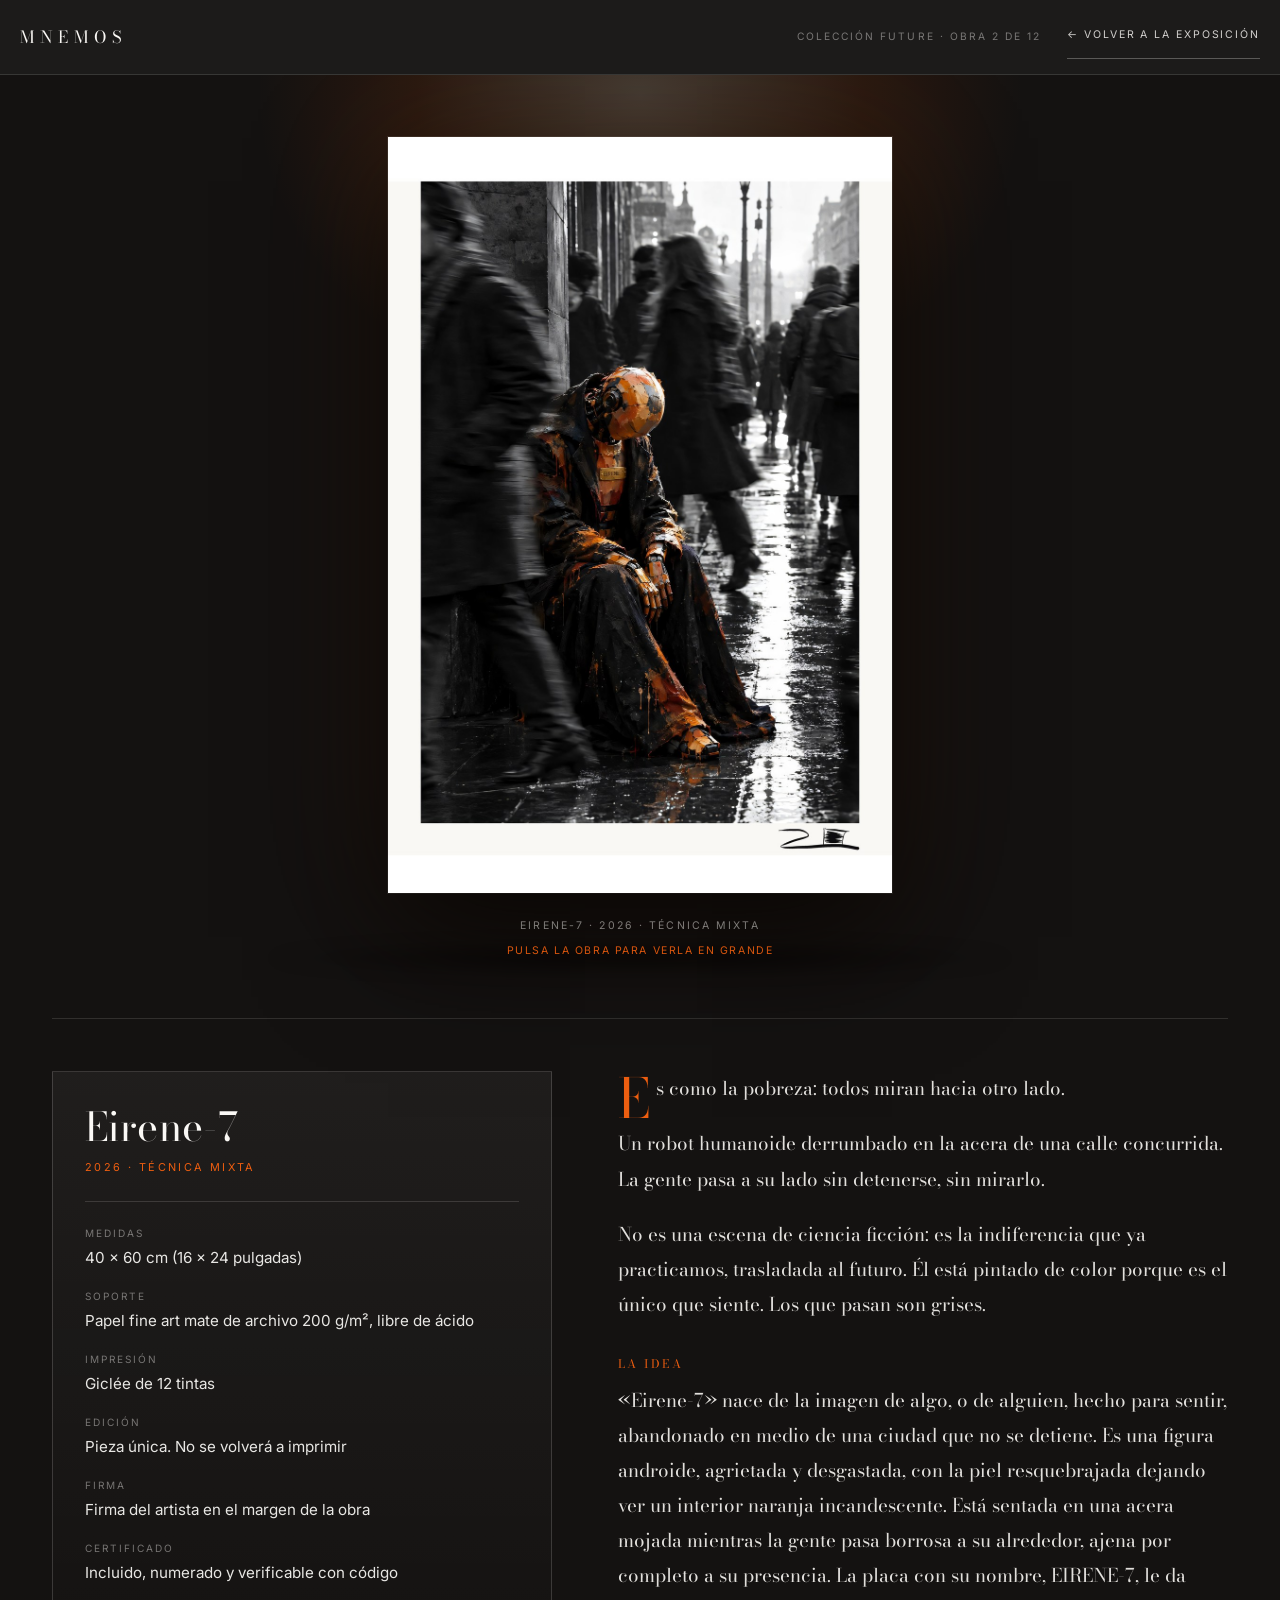
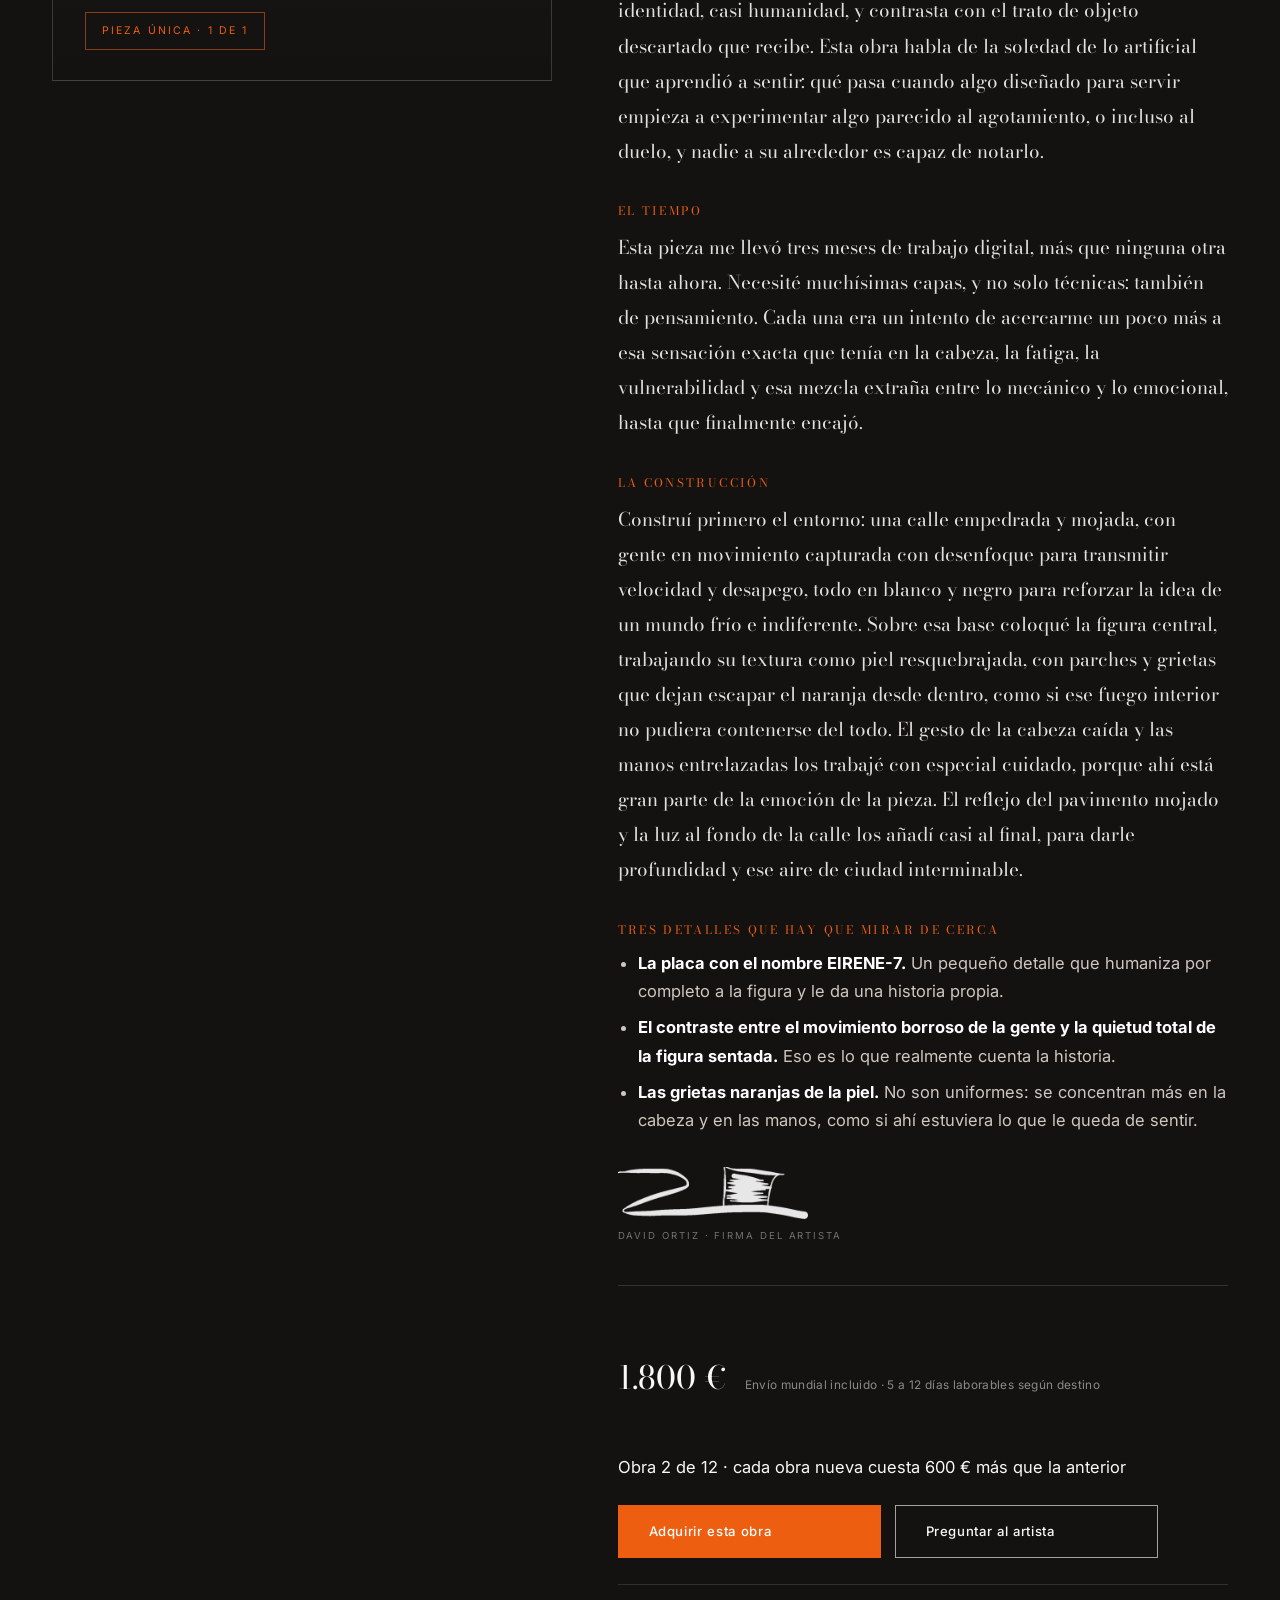
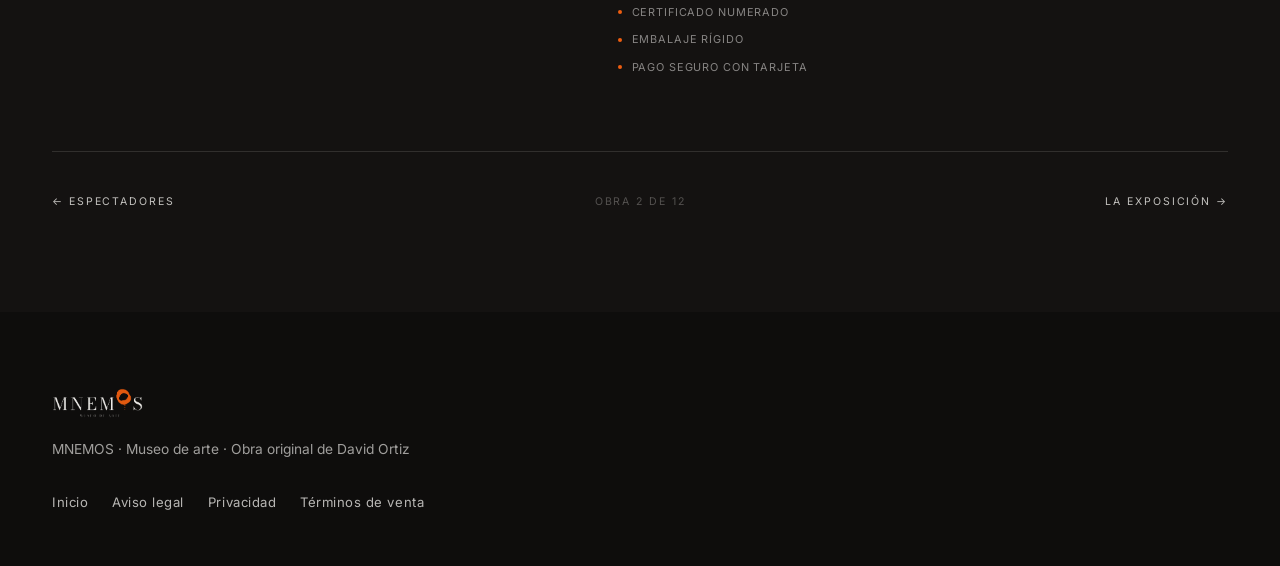
<file: obras/eirene-7.html>
<!DOCTYPE html>
<html lang="es">
<head>
<meta charset="utf-8">
<meta name="viewport" content="width=device-width,initial-scale=1">
<title>Eirene-7, 2026 · Obra original de David Ortiz | MNEMOS</title>
<meta name="description" content="Eirene-7 (2026), obra original de David Ortiz. Pieza única 1 de 1, tres meses de trabajo digital, con certificado numerado. 40 x 60 cm. Adquiérela en MNEMOS.">
<meta property="og:title" content="Eirene-7, 2026 · Obra original de David Ortiz">
<meta property="og:description" content="Pieza única 1 de 1. Técnica mixta, firmada y con certificado.">
<meta property="og:image" content="https://mnemosgallery.neolabs.me/assets/obras/obra02-1066.jpg">
<meta property="og:type" content="website">
<link rel="canonical" href="https://mnemosgallery.neolabs.me/obras/eirene-7.html">
<link rel="icon" href="../assets/logo/favicon-512.png">
<link rel="stylesheet" href="../assets/css/mnemos.css">
</head>
<body>

<header class="sala-bar">
  <div class="wrap sala-bar-in">
    <a class="sala-marca" href="../index.html">MNEMOS</a>
    <div class="sala-nav">
      <span class="sala-cuenta">Colección Future · Obra 2 de 12</span>
      <a class="sala-volver" href="../index.html#coleccion">&larr; Volver a la exposición</a>
    </div>
  </div>
</header>

<main class="sala">
  <div class="wrap">

    <figure class="sala-obra">
      <button class="sala-lienzo" id="abre-lupa" aria-label="Ver la obra en grande" aria-controls="lupa">
        <img src="../assets/obras/obra02-1066.jpg" alt="Eirene-7, obra original de David Ortiz: un robot humanoide derrumbado en la acera, la gente pasa a su lado sin mirarlo" width="1066" height="1599">
      </button>
      <figcaption class="sala-pie-foto">Eirene-7 · 2026 · Técnica mixta<span>Pulsa la obra para verla en grande</span></figcaption>
    </figure>

    <div class="sala-pie">

      <div>
        <div class="cartela">
          <h1>Eirene-7</h1>
          <div class="anio">2026 · Técnica mixta</div>
          <dl>
            <dt>Medidas</dt><dd>40 × 60 cm (16 × 24 pulgadas)</dd>
            <dt>Soporte</dt><dd>Papel fine art mate de archivo 200 g/m², libre de ácido</dd>
            <dt>Impresión</dt><dd>Giclée de 12 tintas</dd>
            <dt>Edición</dt><dd>Pieza única. No se volverá a imprimir</dd>
            <dt>Firma</dt><dd>Firma del artista en el margen de la obra</dd>
            <dt>Certificado</dt><dd>Incluido, numerado y verificable con código</dd>
          </dl>
          <div class="unica">Pieza única · 1 de 1</div>
        </div>
      </div>

      <div class="hist">
        <p>Es como la pobreza: todos miran hacia otro lado.</p>
        <p>Un robot humanoide derrumbado en la acera de una calle concurrida. La gente pasa a su lado sin detenerse, sin mirarlo.</p>
        <p>No es una escena de ciencia ficción: es la indiferencia que ya practicamos, trasladada al futuro. Él está pintado de color porque es el único que siente. Los que pasan son grises.</p>
        <h2 style="color:var(--naranja);font-size:.74rem;letter-spacing:.2em;text-transform:uppercase;margin:36px 0 12px">La idea</h2>
        <p>«Eirene-7» nace de la imagen de algo, o de alguien, hecho para sentir, abandonado en medio de una ciudad que no se detiene. Es una figura androide, agrietada y desgastada, con la piel resquebrajada dejando ver un interior naranja incandescente. Está sentada en una acera mojada mientras la gente pasa borrosa a su alrededor, ajena por completo a su presencia. La placa con su nombre, EIRENE-7, le da identidad, casi humanidad, y contrasta con el trato de objeto descartado que recibe. Esta obra habla de la soledad de lo artificial que aprendió a sentir: qué pasa cuando algo diseñado para servir empieza a experimentar algo parecido al agotamiento, o incluso al duelo, y nadie a su alrededor es capaz de notarlo.</p>

        <h2 style="color:var(--naranja);font-size:.74rem;letter-spacing:.2em;text-transform:uppercase;margin:36px 0 12px">El tiempo</h2>
        <p>Esta pieza me llevó tres meses de trabajo digital, más que ninguna otra hasta ahora. Necesité muchísimas capas, y no solo técnicas: también de pensamiento. Cada una era un intento de acercarme un poco más a esa sensación exacta que tenía en la cabeza, la fatiga, la vulnerabilidad y esa mezcla extraña entre lo mecánico y lo emocional, hasta que finalmente encajó.</p>

        <h2 style="color:var(--naranja);font-size:.74rem;letter-spacing:.2em;text-transform:uppercase;margin:36px 0 12px">La construcción</h2>
        <p>Construí primero el entorno: una calle empedrada y mojada, con gente en movimiento capturada con desenfoque para transmitir velocidad y desapego, todo en blanco y negro para reforzar la idea de un mundo frío e indiferente. Sobre esa base coloqué la figura central, trabajando su textura como piel resquebrajada, con parches y grietas que dejan escapar el naranja desde dentro, como si ese fuego interior no pudiera contenerse del todo. El gesto de la cabeza caída y las manos entrelazadas los trabajé con especial cuidado, porque ahí está gran parte de la emoción de la pieza. El reflejo del pavimento mojado y la luz al fondo de la calle los añadí casi al final, para darle profundidad y ese aire de ciudad interminable.</p>

        <h2 style="color:var(--naranja);font-size:.74rem;letter-spacing:.2em;text-transform:uppercase;margin:36px 0 12px">Tres detalles que hay que mirar de cerca</h2>
        <ul style="padding-left:20px;color:#CFC7BF">
          <li style="margin:8px 0"><b style="color:#fff">La placa con el nombre EIRENE-7.</b> Un pequeño detalle que humaniza por completo a la figura y le da una historia propia.</li>
          <li style="margin:8px 0"><b style="color:#fff">El contraste entre el movimiento borroso de la gente y la quietud total de la figura sentada.</b> Eso es lo que realmente cuenta la historia.</li>
          <li style="margin:8px 0"><b style="color:#fff">Las grietas naranjas de la piel.</b> No son uniformes: se concentran más en la cabeza y en las manos, como si ahí estuviera lo que le queda de sentir.</li>
        </ul>

        <figure class="firma-caja"><img class="firma-s" src="../assets/logo/firma-blanca.png" alt="Firma de David Ortiz"><figcaption>David Ortiz · firma del artista</figcaption></figure>

        <div class="compra">
          <div class="linea-precio">
            <div class="precio">1.800 €</div>
            <div class="nota">Envío mundial incluido · 5 a 12 días laborables según destino</div>
            <div class="escalera">Obra 2 de 12 · cada obra nueva cuesta 600 € más que la anterior</div>
          </div>
          <div class="botones">
            <a class="btn btn-oro" href="https://buy.stripe.com/8x28wO43y4No8US03ucs80g" target="_blank" rel="noopener">Adquirir esta obra</a>
            <a class="btn btn-linea" href="../index.html#contacto">Preguntar al artista</a>
          </div>
          <div class="garantias">
            <span>Certificado numerado</span>
            <span>Embalaje rígido</span>
            <span>Pago seguro con tarjeta</span>
          </div>
        </div>
      </div>

    </div>

    <nav class="sala-paseo" aria-label="Recorrido por la exposición">
      <a href="espectadores.html">&larr; Espectadores</a>
      <span class="sep">Obra 2 de 12</span>
      <a href="../index.html#coleccion">La exposición &rarr;</a>
    </nav>

  </div>
</main>

<div class="lupa" id="lupa" hidden>
  <button class="lupa-cerrar" id="cierra-lupa" aria-label="Cerrar la vista grande">&times;</button>
  <img src="../assets/obras/obra02-1066.jpg" alt="Eirene-7, obra original de David Ortiz, vista en grande">
</div>

<footer style="background:#0E0D0C">
  <div class="wrap">
    <img class="logo-f" src="../assets/logo/mnemos-oscuro.png" alt="MNEMOS">
    <div>MNEMOS · Museo de arte · Obra original de David Ortiz</div>
    <nav class="pie-enlaces"><a href="../index.html">Inicio</a><a href="../legales/aviso-legal.html">Aviso legal</a><a href="../legales/privacidad.html">Privacidad</a><a href="../legales/terminos.html">Términos de venta</a></nav>
  </div>
</footer>

<script>
/* ver la obra en grande */
(function(){
  var lupa=document.getElementById('lupa'), abre=document.getElementById('abre-lupa'), cierra=document.getElementById('cierra-lupa');
  if(!lupa||!abre) return;
  function abrir(){ lupa.hidden=false; document.body.style.overflow='hidden'; if(cierra) cierra.focus(); }
  function cerrar(){ lupa.hidden=true; document.body.style.overflow=''; abre.focus(); }
  abre.addEventListener('click', abrir);
  if(cierra) cierra.addEventListener('click', cerrar);
  lupa.addEventListener('click', function(e){ if(e.target===lupa) cerrar(); });
  document.addEventListener('keydown', function(e){ if(e.key==='Escape' && !lupa.hidden) cerrar(); });
})();

/* si la obra ya tiene dueño, no se puede comprar */
(function(){
  fetch('https://mnemos-pedidos.dortizs76.workers.dev/estado').then(function(r){return r.json()}).then(function(d){
    var i=((d&&d.obras)||{})['obra02'];
    if(!i||!i.vendida) return;
    var b=document.querySelector('.compra .btn-oro');
    if(b){ var a=document.createElement('div'); a.className='vendida-nota';
      a.innerHTML='<b>Obra vendida.</b> Esta pieza ya tiene dueño. Si te interesa una obra parecida, <a href="../index.html#contacto">escríbeme y hablamos del encargo</a>.';
      b.replaceWith(a); }
    var c=document.querySelector('.cartela .unica');
    if(c) c.textContent='Pieza única · vendida';
  }).catch(function(){});
})();
</script>
</body>
</html>
</file>
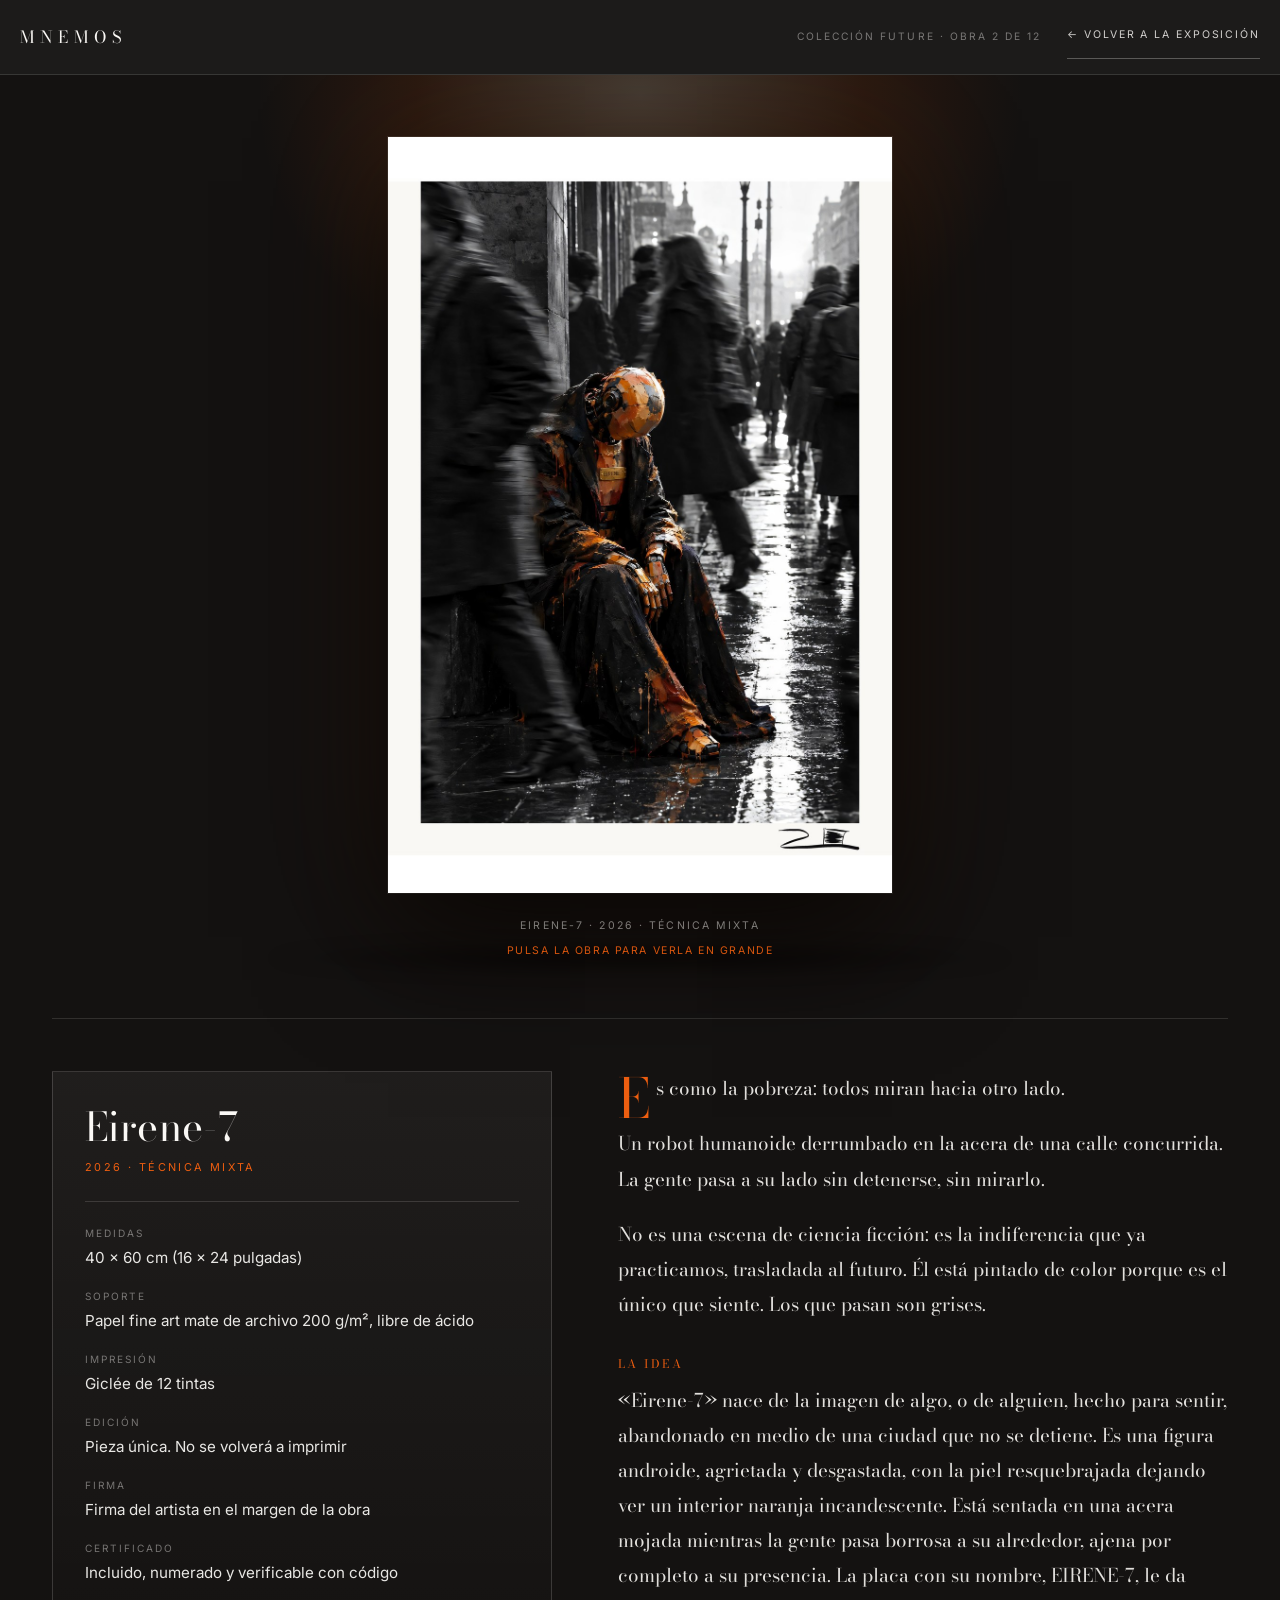
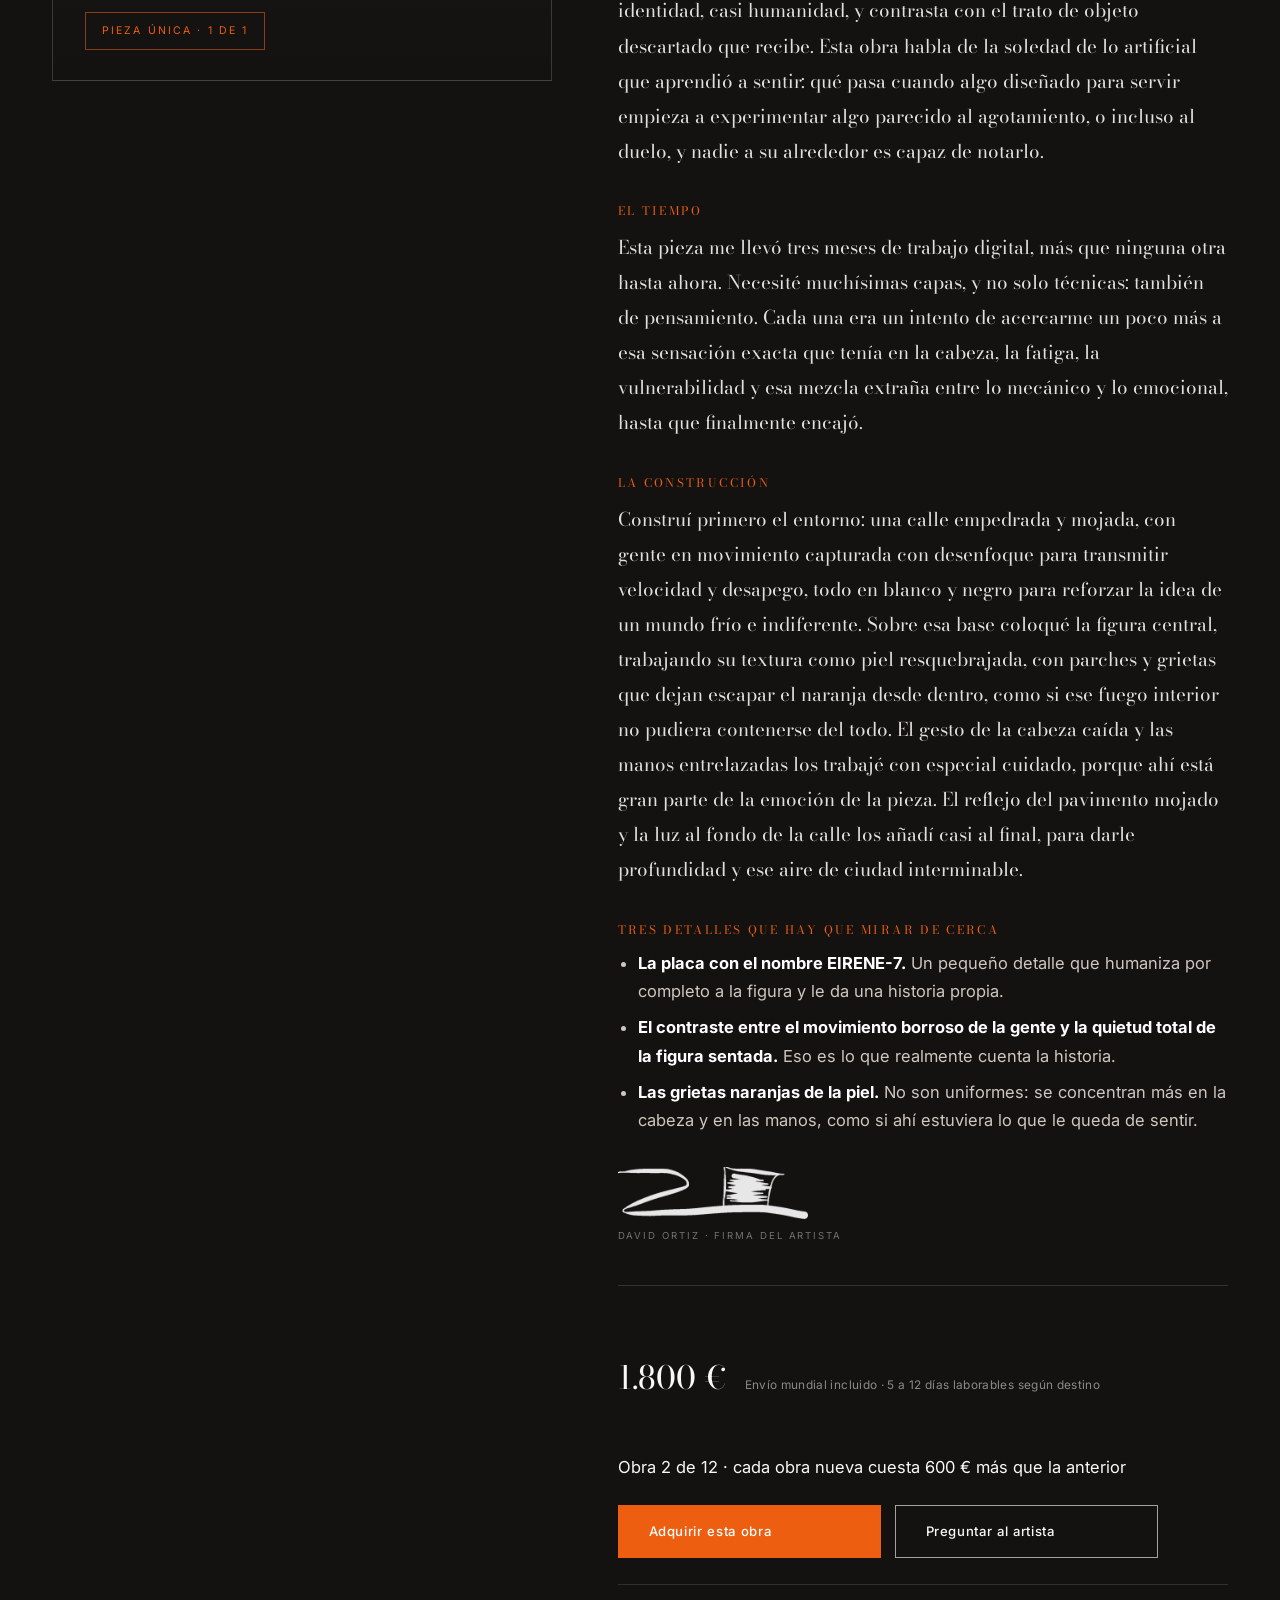
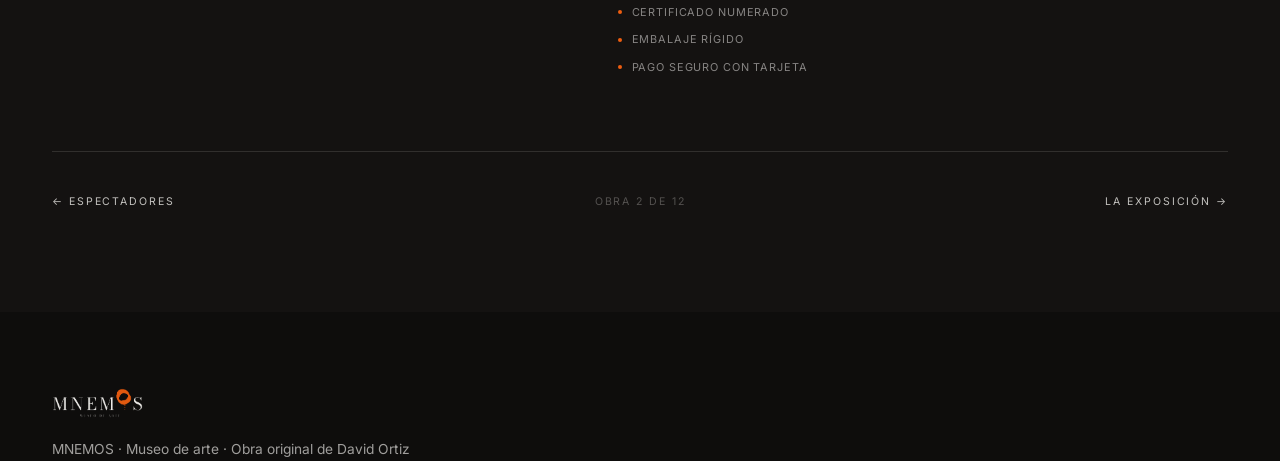
<file: obras/el-que-siente.html>
<!DOCTYPE html>
<html lang="es">
<head>
<meta charset="utf-8">
<title>Eirene-7 · MNEMOS</title>
<link rel="canonical" href="https://mnemosgallery.neolabs.me/obras/eirene-7.html">
<meta http-equiv="refresh" content="0; url=eirene-7.html">
<meta name="robots" content="noindex">
<style>body{margin:0;background:#141211;color:#FAF8F5;font:16px/1.6 Georgia,serif;display:grid;place-items:center;height:100vh;text-align:center}a{color:#EE5E10}</style>
</head>
<body>
<p>Esta obra ahora se llama <strong>Eirene-7</strong>.<br>
<a href="eirene-7.html">Ir a la ficha de la obra</a></p>
</body>
</html>
</file>
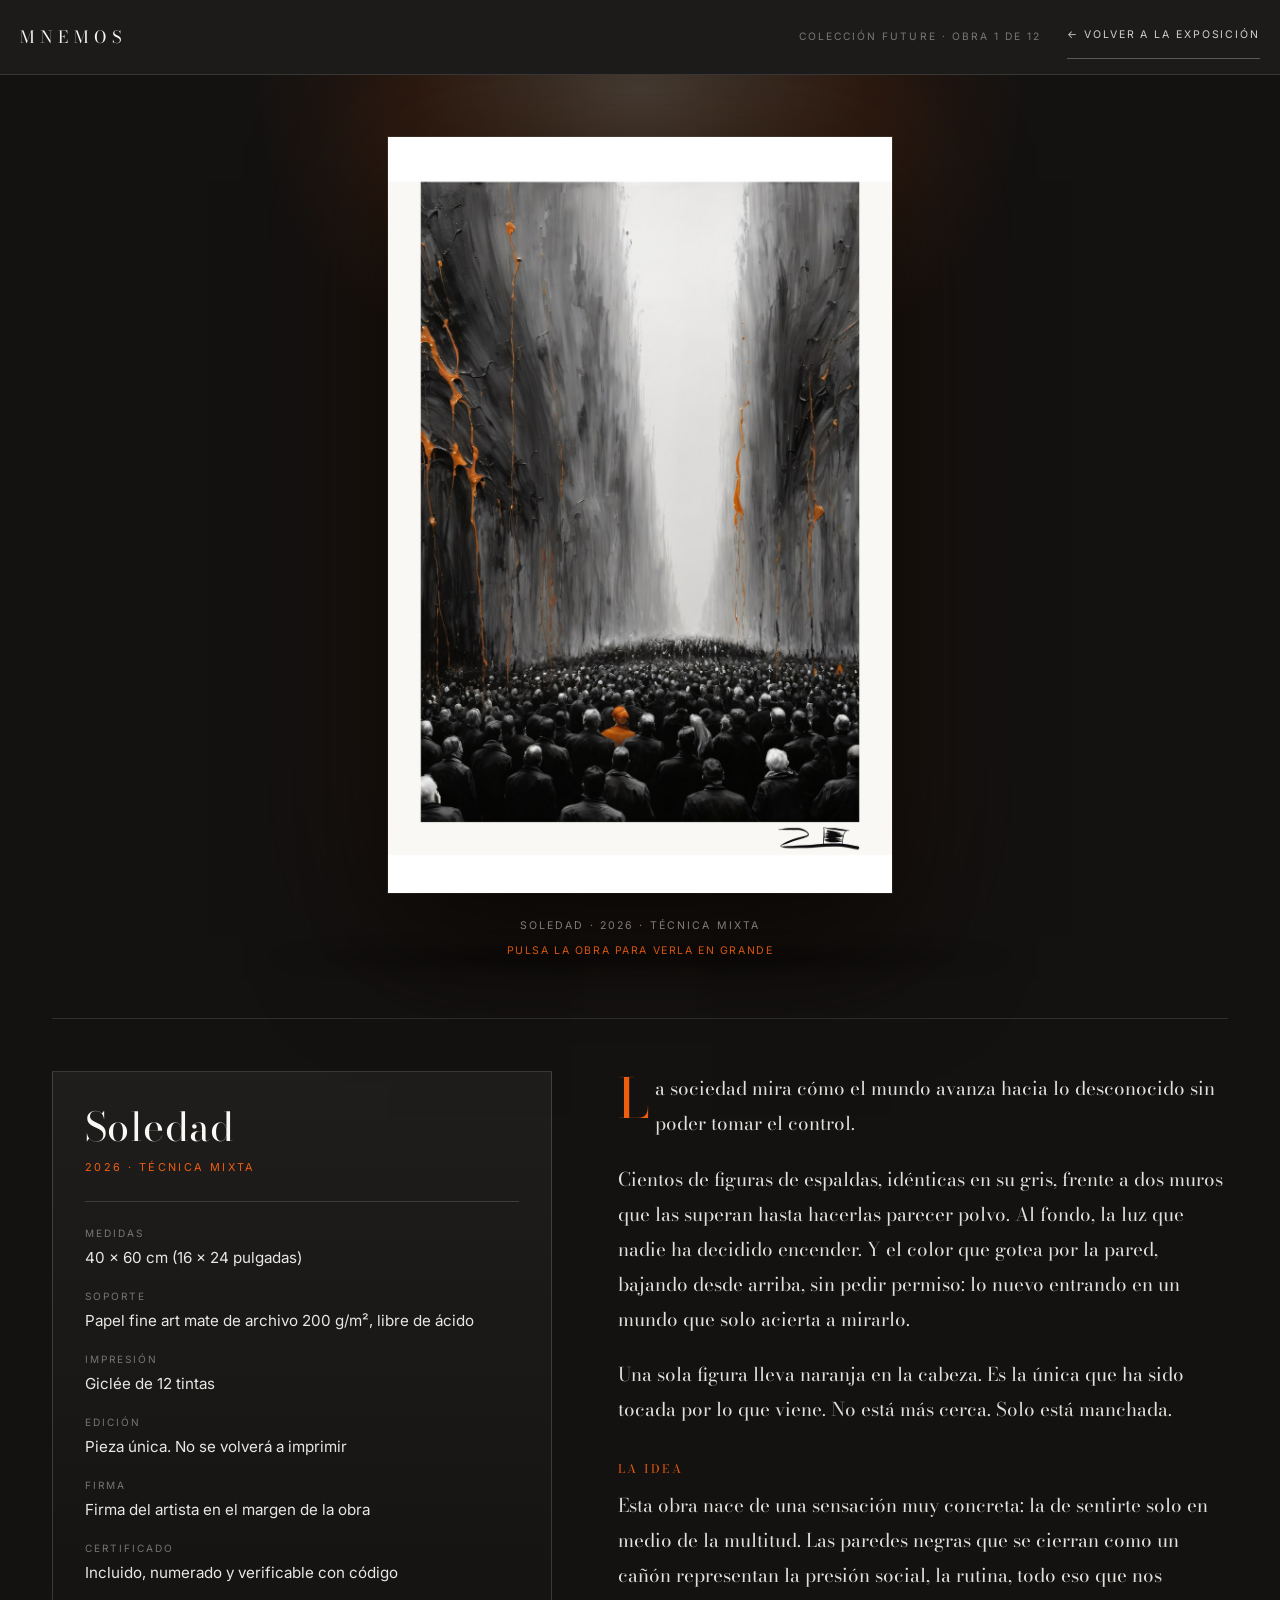
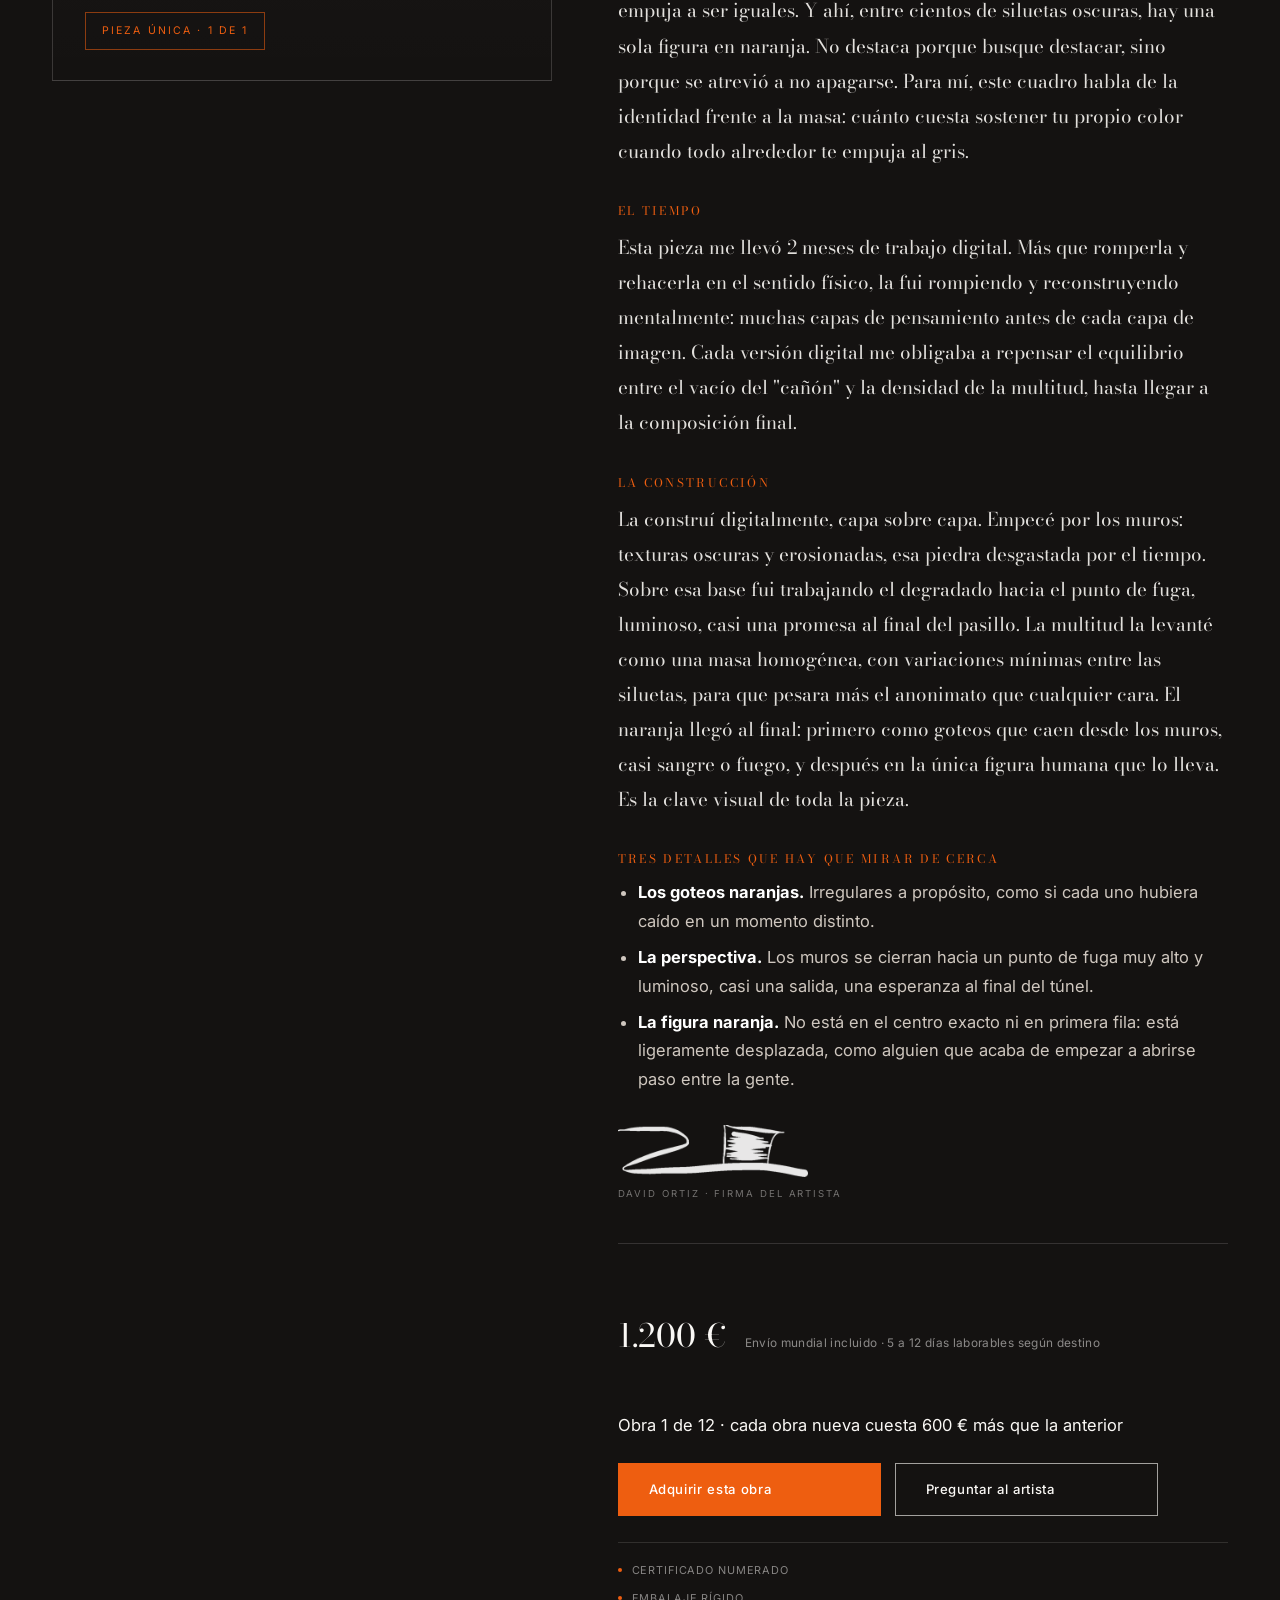
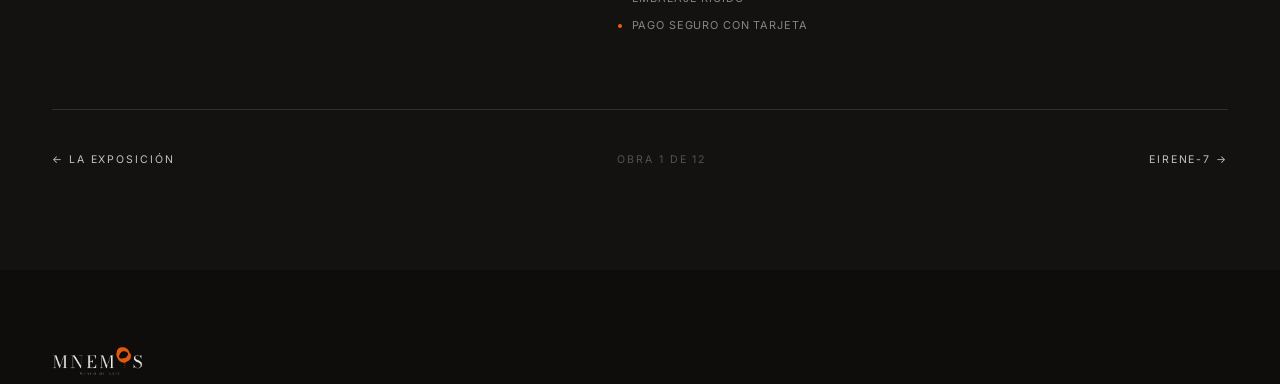
<file: obras/espectadores.html>
<!DOCTYPE html>
<html lang="es">
<head>
<meta charset="utf-8">
<title>Soledad · MNEMOS</title>
<link rel="canonical" href="https://mnemosgallery.neolabs.me/obras/soledad.html">
<meta http-equiv="refresh" content="0; url=soledad.html">
<meta name="robots" content="noindex">
</head>
<body style="background:#0E0D0C;color:#CFC7BF;font-family:system-ui,sans-serif;padding:40px">
<p>Esta obra se llama ahora <a href="soledad.html" style="color:#E8873B">Soledad</a>. Te llevo.</p>
</body>
</html>
</file>
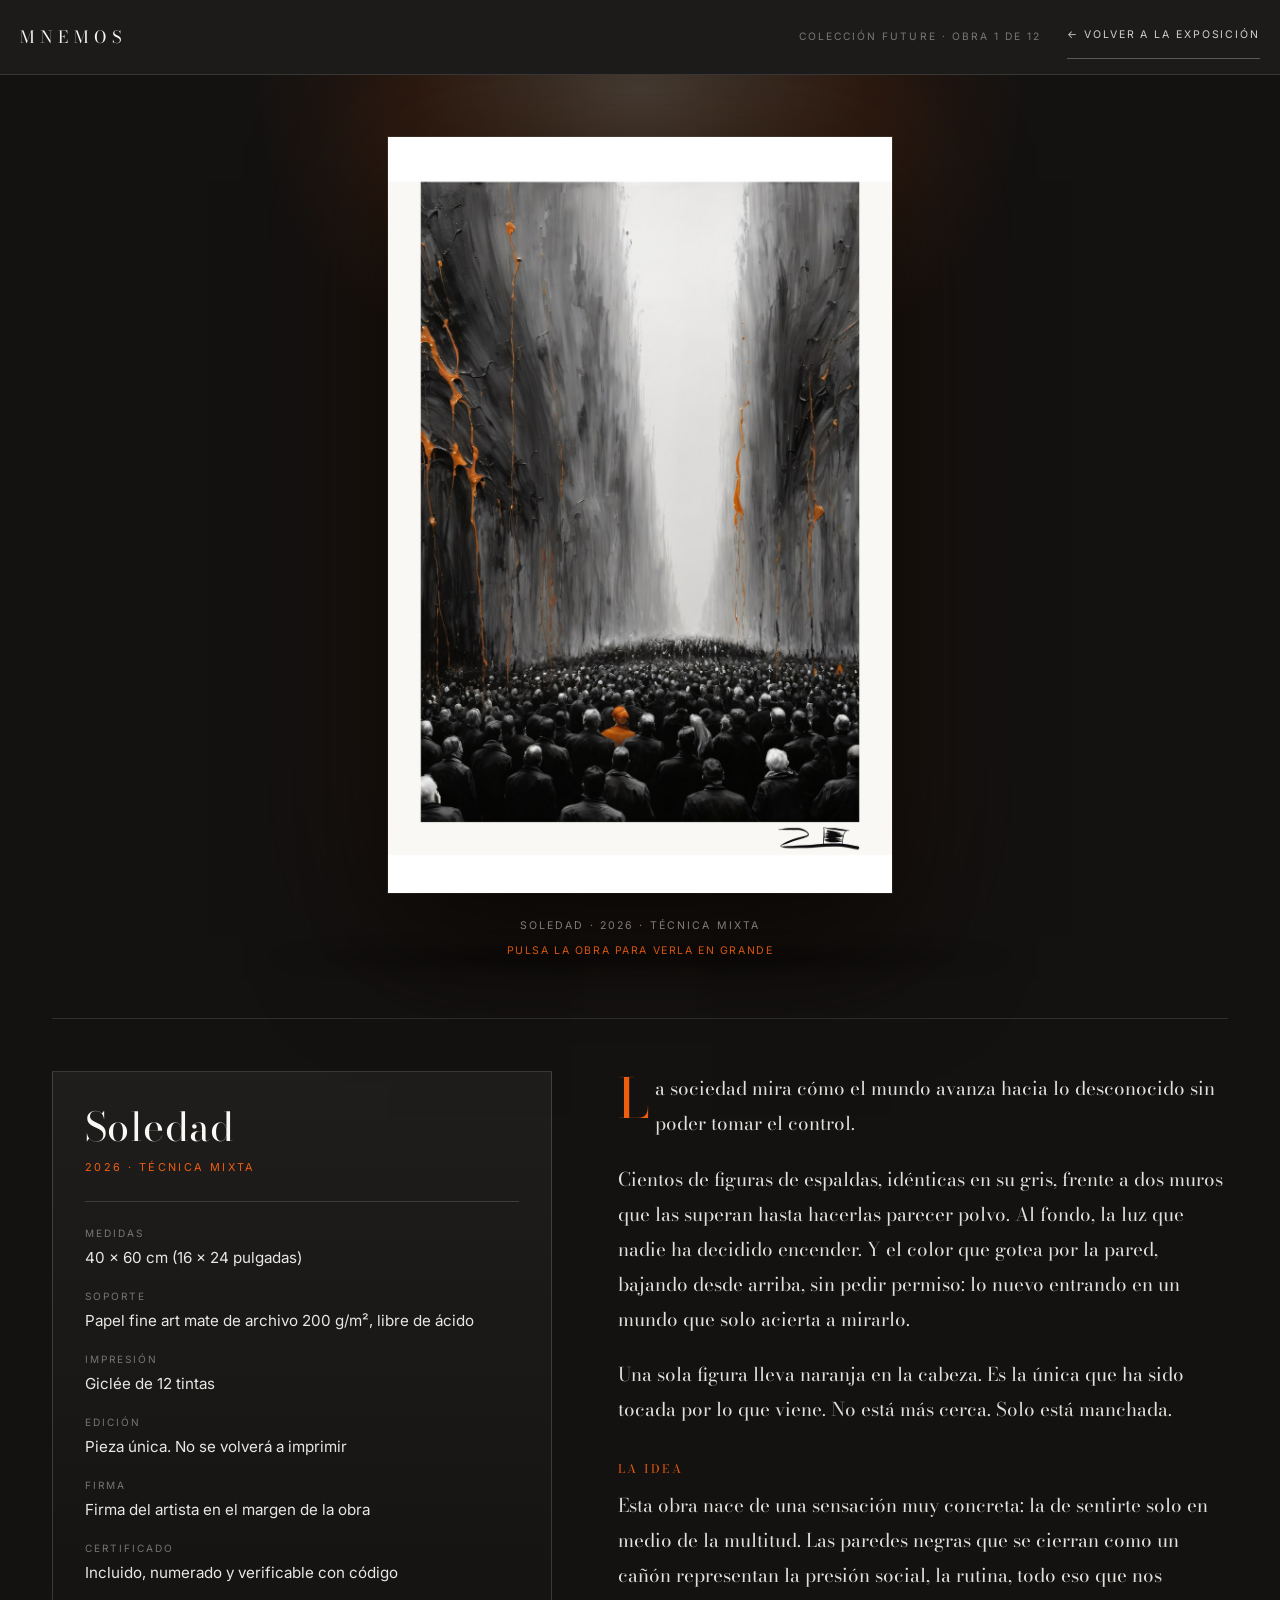
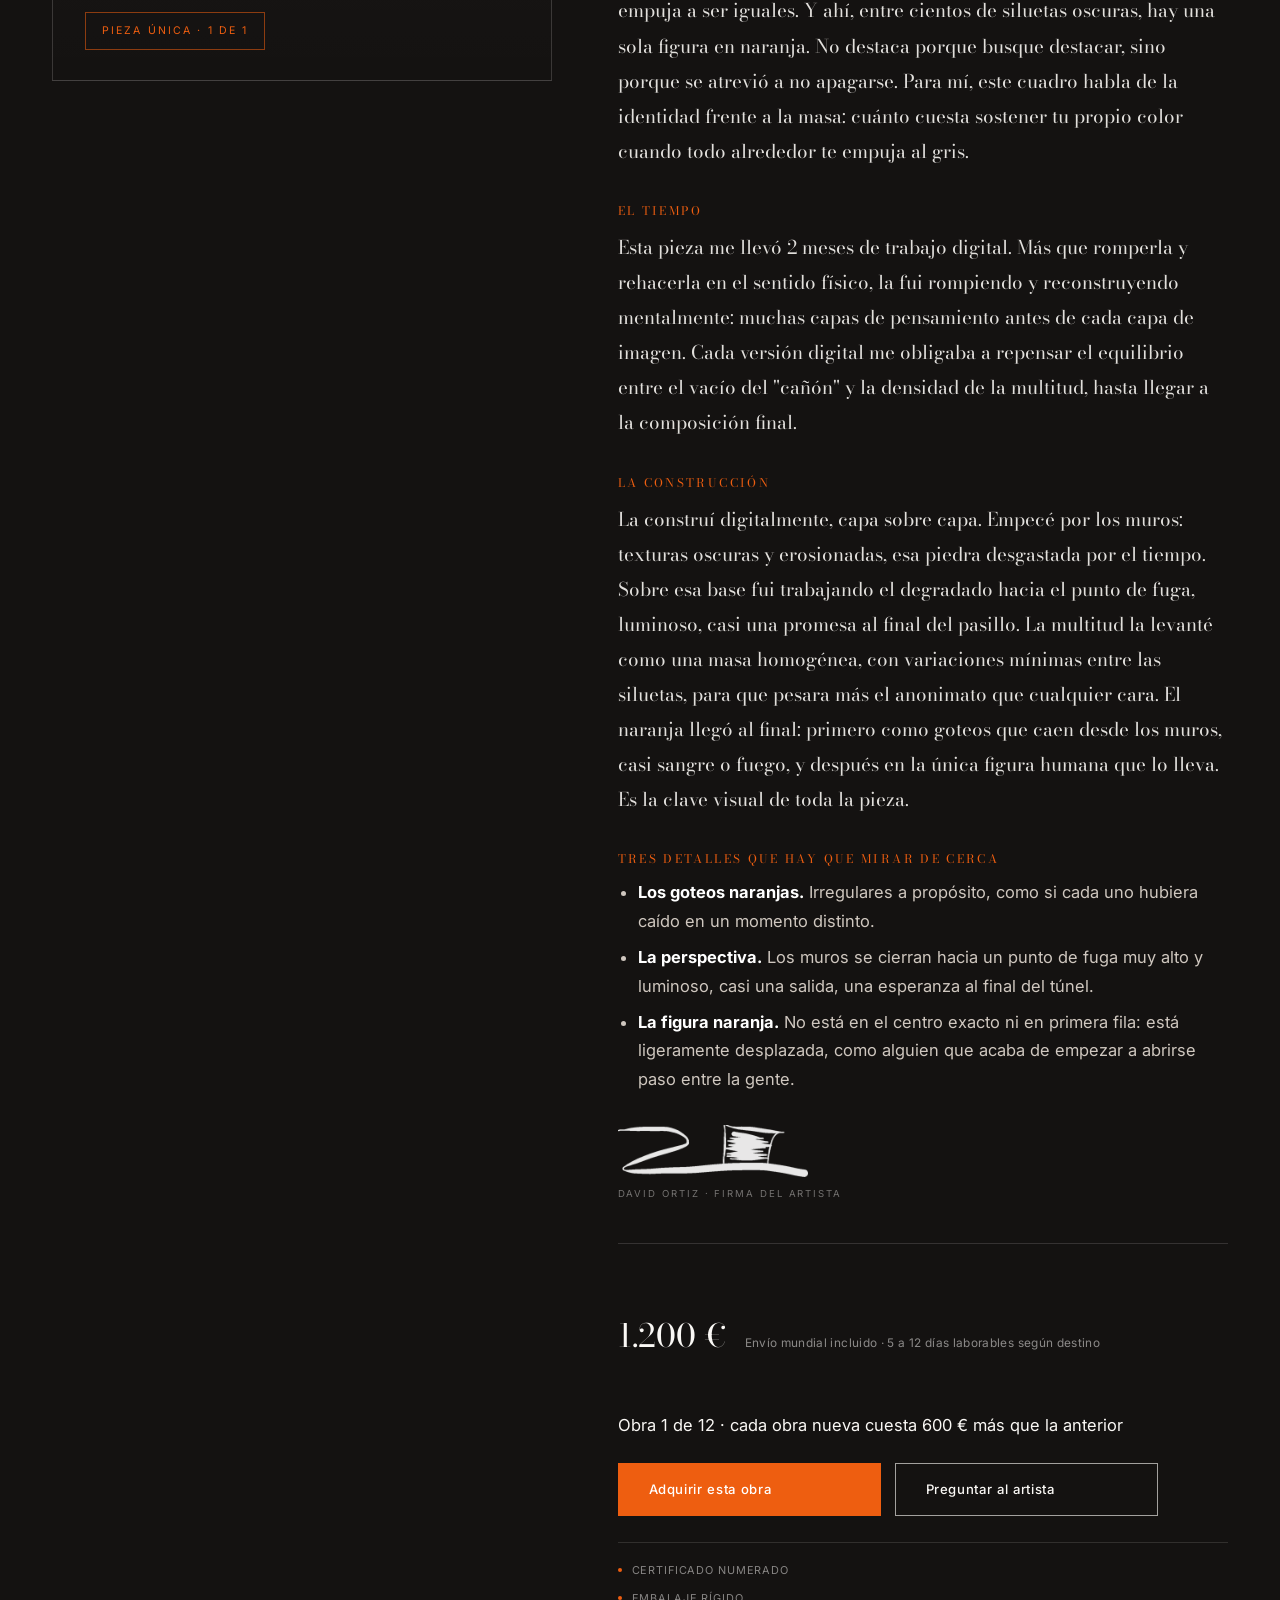
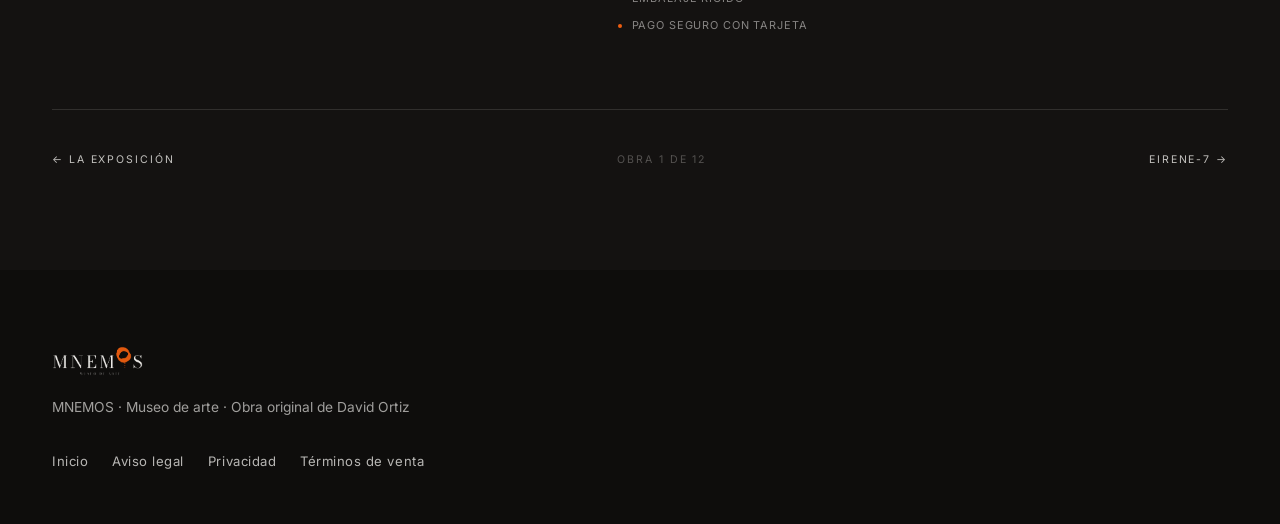
<file: obras/soledad.html>
<!DOCTYPE html>
<html lang="es">
<head>
<meta charset="utf-8">
<meta name="viewport" content="width=device-width,initial-scale=1">
<title>Soledad, 2026 · Obra original de David Ortiz | MNEMOS</title>
<meta name="description" content="Soledad (2026), obra original de David Ortiz. Pieza única 1 de 1, dos meses de trabajo digital, con certificado numerado. 40 x 60 cm. Adquiérela en MNEMOS.">
<meta property="og:title" content="Soledad, 2026 · Obra original de David Ortiz">
<meta property="og:description" content="Pieza única 1 de 1. Técnica mixta, firmada y con certificado.">
<meta property="og:image" content="https://mnemosgallery.neolabs.me/assets/obras/obra01-1066.jpg">
<meta property="og:type" content="website">
<link rel="canonical" href="https://mnemosgallery.neolabs.me/obras/soledad.html">
<link rel="icon" href="../assets/logo/favicon-512.png">
<link rel="stylesheet" href="../assets/css/mnemos.css">
</head>
<body>

<header class="sala-bar">
  <div class="wrap sala-bar-in">
    <a class="sala-marca" href="../index.html">MNEMOS</a>
    <div class="sala-nav">
      <span class="sala-cuenta">Colección Future · Obra 1 de 12</span>
      <a class="sala-volver" href="../index.html#coleccion">&larr; Volver a la exposición</a>
    </div>
  </div>
</header>

<main class="sala">
  <div class="wrap">

    <figure class="sala-obra">
      <button class="sala-lienzo" id="abre-lupa" aria-label="Ver la obra en grande" aria-controls="lupa">
        <img src="../assets/obras/obra01-1066.jpg" alt="Soledad, obra original de David Ortiz: una multitud de espaldas ante dos muros colosales y una luz desconocida" width="1066" height="1599">
      </button>
      <figcaption class="sala-pie-foto">Soledad · 2026 · Técnica mixta<span>Pulsa la obra para verla en grande</span></figcaption>
    </figure>

    <div class="sala-pie">

      <div>
        <div class="cartela">
          <h1>Soledad</h1>
          <div class="anio">2026 · Técnica mixta</div>
          <dl>
            <dt>Medidas</dt><dd>40 × 60 cm (16 × 24 pulgadas)</dd>
            <dt>Soporte</dt><dd>Papel fine art mate de archivo 200 g/m², libre de ácido</dd>
            <dt>Impresión</dt><dd>Giclée de 12 tintas</dd>
            <dt>Edición</dt><dd>Pieza única. No se volverá a imprimir</dd>
            <dt>Firma</dt><dd>Firma del artista en el margen de la obra</dd>
            <dt>Certificado</dt><dd>Incluido, numerado y verificable con código</dd>
          </dl>
          <div class="unica">Pieza única · 1 de 1</div>
        </div>
      </div>

      <div class="hist">
        <p>La sociedad mira cómo el mundo avanza hacia lo desconocido sin poder tomar el control.</p>
        <p>Cientos de figuras de espaldas, idénticas en su gris, frente a dos muros que las superan hasta hacerlas parecer polvo. Al fondo, la luz que nadie ha decidido encender. Y el color que gotea por la pared, bajando desde arriba, sin pedir permiso: lo nuevo entrando en un mundo que solo acierta a mirarlo.</p>
        <p>Una sola figura lleva naranja en la cabeza. Es la única que ha sido tocada por lo que viene. No está más cerca. Solo está manchada.</p>
                <h2 style="color:var(--naranja);font-size:.74rem;letter-spacing:.2em;text-transform:uppercase;margin:36px 0 12px">La idea</h2>
        <p>Esta obra nace de una sensación muy concreta: la de sentirte solo en medio de la multitud. Las paredes negras que se cierran como un cañón representan la presión social, la rutina, todo eso que nos empuja a ser iguales. Y ahí, entre cientos de siluetas oscuras, hay una sola figura en naranja. No destaca porque busque destacar, sino porque se atrevió a no apagarse. Para mí, este cuadro habla de la identidad frente a la masa: cuánto cuesta sostener tu propio color cuando todo alrededor te empuja al gris.</p>
        <h2 style="color:var(--naranja);font-size:.74rem;letter-spacing:.2em;text-transform:uppercase;margin:36px 0 12px">El tiempo</h2>
        <p>Esta pieza me llevó 2 meses de trabajo digital. Más que romperla y rehacerla en el sentido físico, la fui rompiendo y reconstruyendo mentalmente: muchas capas de pensamiento antes de cada capa de imagen. Cada versión digital me obligaba a repensar el equilibrio entre el vacío del "cañón" y la densidad de la multitud, hasta llegar a la composición final.</p>
<h2 style="color:var(--naranja);font-size:.74rem;letter-spacing:.2em;text-transform:uppercase;margin:36px 0 12px">La construcción</h2>
        <p>La construí digitalmente, capa sobre capa. Empecé por los muros: texturas oscuras y erosionadas, esa piedra desgastada por el tiempo. Sobre esa base fui trabajando el degradado hacia el punto de fuga, luminoso, casi una promesa al final del pasillo. La multitud la levanté como una masa homogénea, con variaciones mínimas entre las siluetas, para que pesara más el anonimato que cualquier cara. El naranja llegó al final: primero como goteos que caen desde los muros, casi sangre o fuego, y después en la única figura humana que lo lleva. Es la clave visual de toda la pieza.</p>

        <h2 style="color:var(--naranja);font-size:.74rem;letter-spacing:.2em;text-transform:uppercase;margin:36px 0 12px">Tres detalles que hay que mirar de cerca</h2>
        <ul style="padding-left:20px;color:#CFC7BF">
          <li style="margin:8px 0"><b style="color:#fff">Los goteos naranjas.</b> Irregulares a propósito, como si cada uno hubiera caído en un momento distinto.</li>
          <li style="margin:8px 0"><b style="color:#fff">La perspectiva.</b> Los muros se cierran hacia un punto de fuga muy alto y luminoso, casi una salida, una esperanza al final del túnel.</li>
          <li style="margin:8px 0"><b style="color:#fff">La figura naranja.</b> No está en el centro exacto ni en primera fila: está ligeramente desplazada, como alguien que acaba de empezar a abrirse paso entre la gente.</li>
        </ul>

        <figure class="firma-caja"><img class="firma-s" src="../assets/logo/firma-blanca.png" alt="Firma de David Ortiz"><figcaption>David Ortiz · firma del artista</figcaption></figure>

        <div class="compra">
          <div class="linea-precio">
            <div class="precio">1.200 €</div>
            <div class="nota">Envío mundial incluido · 5 a 12 días laborables según destino</div>
            <div class="escalera">Obra 1 de 12 · cada obra nueva cuesta 600 € más que la anterior</div>
          </div>
          <div class="botones">
            <a class="btn btn-oro" href="https://buy.stripe.com/28E5kC7fK7ZA2wu9E4cs80f" target="_blank" rel="noopener">Adquirir esta obra</a>
            <a class="btn btn-linea" href="../index.html#contacto">Preguntar al artista</a>
          </div>
          <div class="garantias">
            <span>Certificado numerado</span>
            <span>Embalaje rígido</span>
            <span>Pago seguro con tarjeta</span>
          </div>
        </div>
      </div>

    </div>

    <nav class="sala-paseo" aria-label="Recorrido por la exposición">
      <a href="../index.html#coleccion">&larr; La exposición</a>
      <span class="sep">Obra 1 de 12</span>
      <a href="eirene-7.html">Eirene-7 &rarr;</a>
    </nav>

  </div>
</main>

<div class="lupa" id="lupa" hidden>
  <button class="lupa-cerrar" id="cierra-lupa" aria-label="Cerrar la vista grande">&times;</button>
  <img src="../assets/obras/obra01-1066.jpg" alt="Soledad, obra original de David Ortiz, vista en grande">
</div>

<footer style="background:#0E0D0C">
  <div class="wrap">
    <img class="logo-f" src="../assets/logo/mnemos-oscuro.png" alt="MNEMOS">
    <div>MNEMOS · Museo de arte · Obra original de David Ortiz</div>
    <nav class="pie-enlaces"><a href="../index.html">Inicio</a><a href="../legales/aviso-legal.html">Aviso legal</a><a href="../legales/privacidad.html">Privacidad</a><a href="../legales/terminos.html">Términos de venta</a></nav>
  </div>
</footer>

<script>
/* ver la obra en grande */
(function(){
  var lupa=document.getElementById('lupa'), abre=document.getElementById('abre-lupa'), cierra=document.getElementById('cierra-lupa');
  if(!lupa||!abre) return;
  function abrir(){ lupa.hidden=false; document.body.style.overflow='hidden'; if(cierra) cierra.focus(); }
  function cerrar(){ lupa.hidden=true; document.body.style.overflow=''; abre.focus(); }
  abre.addEventListener('click', abrir);
  if(cierra) cierra.addEventListener('click', cerrar);
  lupa.addEventListener('click', function(e){ if(e.target===lupa) cerrar(); });
  document.addEventListener('keydown', function(e){ if(e.key==='Escape' && !lupa.hidden) cerrar(); });
})();

/* si la obra ya tiene dueño, no se puede comprar */
(function(){
  fetch('https://mnemos-pedidos.dortizs76.workers.dev/estado').then(function(r){return r.json()}).then(function(d){
    var i=((d&&d.obras)||{})['obra01'];
    if(!i||!i.vendida) return;
    var b=document.querySelector('.compra .btn-oro');
    if(b){ var a=document.createElement('div'); a.className='vendida-nota';
      a.innerHTML='<b>Obra vendida.</b> Esta pieza ya tiene dueño. Si te interesa una obra parecida, <a href="../index.html#contacto">escríbeme y hablamos del encargo</a>.';
      b.replaceWith(a); }
    var c=document.querySelector('.cartela .unica');
    if(c) c.textContent='Pieza única · vendida';
  }).catch(function(){});
})();
</script>
</body>
</html>
</file>
<file: assets/css/mnemos.css>
/* MNEMOS - sistema de diseno */
@font-face{font-family:'Bodoni';src:url('../fuentes/BodoniModa.ttf') format('truetype');font-weight:400 900;font-display:swap}
@font-face{font-family:'Inter';src:url('../fuentes/Inter.ttf') format('truetype');font-weight:100 900;font-display:swap}

:root{
  --tinta:#141211; --papel:#FAF8F5; --papel-2:#F2EEE8;
  --naranja:#EE5E10; --gris:#6E6862; --linea:#DCD5CB;
  --serif:'Bodoni','Times New Roman',serif;
  --sans:'Inter',-apple-system,BlinkMacSystemFont,'Segoe UI',sans-serif;
  --max:1240px;
}
*{margin:0;padding:0;box-sizing:border-box}
html{scroll-behavior:smooth}
body{background:var(--papel);color:var(--tinta);font-family:var(--sans);font-size:16.5px;line-height:1.72;-webkit-font-smoothing:antialiased}
img{max-width:100%;display:block}
a{color:inherit;text-decoration:none}
.wrap{max-width:var(--max);margin:0 auto;padding:0 32px}

/* tipografia */
h1,h2,h3,.serif{font-family:var(--serif);font-weight:400;line-height:1.1;letter-spacing:.01em}
h1{font-size:clamp(2.4rem,5.4vw,4.4rem)}
h2{font-size:clamp(1.7rem,3.2vw,2.9rem)}
h3{font-size:clamp(1.15rem,1.7vw,1.5rem)}
.kicker{font-family:var(--sans);font-size:.75rem;font-weight:500;letter-spacing:.34em;text-transform:uppercase;color:var(--gris)}
.lead{font-size:1.09rem;color:#3A3530;max-width:60ch}
.dato{font-family:var(--sans);font-size:.8rem;letter-spacing:.16em;text-transform:uppercase;color:var(--gris)}

/* cabecera */
header.cab{position:fixed;top:0;left:0;right:0;z-index:90;padding:20px 0;transition:all .45s ease;background:rgba(250,248,245,.97);border-bottom:1px solid var(--linea)}
header.cab.fijo{padding:13px 0}
.cab-in{display:flex;align-items:center;justify-content:space-between;gap:20px}
.logo img{height:42px;width:auto}
.nav{display:flex;gap:34px;align-items:center;z-index:96}
.nav a{font-size:.83rem;letter-spacing:.02em;color:#3A3530;transition:color .3s}
.nav a:hover{color:var(--naranja)}
.nav a.btn{color:var(--papel)}
.nav a.btn:hover{color:var(--papel)}
.btn{display:inline-flex;align-items:center;gap:10px;font-family:var(--sans);font-size:.82rem;font-weight:500;letter-spacing:.05em;padding:14px 30px;border:1px solid var(--tinta);background:var(--tinta);color:var(--papel);transition:.35s;cursor:pointer}
.btn:hover{background:var(--naranja);border-color:var(--naranja)}
.btn-gh{background:transparent;color:var(--tinta)}
.btn-gh:hover{background:var(--tinta);color:var(--papel);border-color:var(--tinta)}
.burger{display:none;background:none;border:0;cursor:pointer;padding:8px}
.burger span{display:block;width:24px;height:1.5px;background:var(--tinta);margin:5px 0;transition:.3s}

/* secciones */
section{padding:120px 0}
section.aire{padding:88px 0}
.fondo-tinta{background:var(--tinta);color:var(--papel)}
.fondo-2{background:var(--papel-2)}
.cab-sec{max-width:760px;margin-bottom:64px}
.cab-sec h2{margin:14px 0 18px}
.linea{height:1px;background:var(--linea);border:0}

/* aparecer */
.ap{transition:opacity .95s ease,transform .95s ease}
.js .ap{opacity:0;transform:translateY(22px)}
.js .ap.ya{opacity:1;transform:none}

@media(max-width:900px){
  .wrap{padding:0 20px}
  section{padding:76px 0}
  .nav{position:fixed;inset:0 0 0 auto;width:100%;max-width:300px;background:#FAF8F5;flex-direction:column;justify-content:flex-start;padding:96px 26px 44px;overflow-y:auto;transform:translateX(100%);transition:.45s ease;box-shadow:-24px 0 70px rgba(20,18,17,.18);z-index:99}
  .nav.abierto{transform:none}
  .nav a{font-size:1.05rem;font-family:var(--serif);color:var(--tinta);min-height:44px;display:flex;align-items:center}
  .burger{display:block;z-index:100}
  .burger span{background:var(--tinta)}
}

/* HERO */
.hero{padding:170px 0 90px}
.hero-in{display:grid;grid-template-columns:1fr 1.06fr;gap:70px;align-items:center}
.hero-txt .kicker{color:var(--naranja)}
.hero h1{margin:20px 0 0}
.hero .ficha-linea{margin:22px 0 26px;font-size:.83rem;color:var(--gris);letter-spacing:.03em}
.hero .pensamiento{font-family:var(--serif);font-size:1.28rem;line-height:1.5;font-style:italic;color:#2C2825;border-left:2px solid var(--naranja);padding-left:22px;margin:30px 0}
.precio{display:flex;align-items:baseline;gap:14px;margin:34px 0 30px}
.precio b{font-family:var(--serif);font-size:2.1rem;font-weight:400}
.precio span{font-size:.78rem;letter-spacing:.14em;text-transform:uppercase;color:var(--gris)}
.unico{display:inline-flex;align-items:center;gap:10px;font-size:.75rem;letter-spacing:.18em;text-transform:uppercase;color:var(--naranja);border:1px solid rgba(238,94,16,.35);padding:9px 16px;border-radius:100px}
.hero-img{position:relative}
.hero-img img{max-height:78vh;width:auto;margin:0 auto;box-shadow:0 30px 90px rgba(20,18,17,.16)}
.hero-img .sello{position:absolute;right:-16px;bottom:-16px;width:88px;opacity:.95}

/* ficha de obra */
.obra-grid{display:grid;grid-template-columns:1.15fr .85fr;gap:76px;align-items:start}
.obra-img img{width:100%;box-shadow:0 26px 70px rgba(20,18,17,.14)}
.datos{border-top:1px solid var(--linea);margin-top:34px}
.datos div{display:flex;justify-content:space-between;gap:20px;padding:13px 0;border-bottom:1px solid var(--linea);font-size:.9rem}
.datos dt{color:var(--gris);font-size:.78rem;letter-spacing:.1em;text-transform:uppercase}
.datos dd{text-align:right;font-weight:500}
.historia p{margin-bottom:20px}
.historia p:first-letter{font-family:var(--serif);font-size:3.2rem;float:left;line-height:.82;margin:6px 12px 0 0;color:var(--naranja)}

/* coleccion / newsletter */
.col-grid{display:grid;grid-template-columns:repeat(3,1fr);gap:30px}
.aviso-obra{border:1px dashed var(--linea);display:flex;flex-direction:column;align-items:center;justify-content:center;text-align:center;padding:44px 26px;min-height:270px}
.aviso-obra .simbolo{width:54px;opacity:.5;margin-bottom:18px}
.news{margin-top:60px;border-top:1px solid var(--linea);padding-top:46px;display:grid;grid-template-columns:1fr 1fr;gap:40px;align-items:center}
.form-n{display:flex;gap:0;border:1px solid var(--tinta)}
.form-n input{flex:1;border:0;padding:15px 18px;font-family:var(--sans);font-size:.9rem;background:transparent;color:var(--tinta)}
.form-n input:focus{outline:0}
.form-n button{border:0;background:var(--tinta);color:var(--papel);padding:0 26px;font-family:var(--sans);font-size:.8rem;letter-spacing:.08em;cursor:pointer;transition:.3s}
.form-n button:hover{background:var(--naranja)}

/* artista */
.art-grid{display:grid;grid-template-columns:.9fr 1.1fr;gap:70px;align-items:center}
.art-cita{font-family:var(--serif);font-size:clamp(1.3rem,2.2vw,1.9rem);line-height:1.45;font-style:italic}
.firma-img{width:230px;margin-top:34px;opacity:.85}

/* proceso */
.pasos{display:grid;grid-template-columns:repeat(3,1fr);gap:44px;margin-top:20px}
.paso{border-top:1px solid rgba(250,248,245,.28);padding-top:26px}
.paso .n{font-family:var(--serif);font-size:.95rem;color:var(--naranja);letter-spacing:.2em}
.paso h3{margin:14px 0 12px;color:var(--papel)}
.paso p{color:rgba(250,248,245,.72);font-size:.94rem}

/* certificado */
.cert{display:grid;grid-template-columns:auto 1fr;gap:64px;align-items:center}
.cert-sello{width:150px}
.cert ul{list-style:none;margin-top:26px}
.cert li{padding:12px 0 12px 32px;position:relative;border-bottom:1px solid var(--linea);font-size:.95rem}
.cert li:before{content:"";position:absolute;left:0;top:20px;width:14px;height:1.5px;background:var(--naranja)}

/* contacto */
.cont-grid{display:grid;grid-template-columns:1fr 1fr;gap:70px}
.campos{display:grid;gap:18px;margin-top:30px}
.campos label{display:block;font-size:.74rem;letter-spacing:.14em;text-transform:uppercase;color:var(--gris);margin-bottom:8px}
.campos input,.campos textarea{width:100%;border:0;border-bottom:1px solid var(--linea);background:transparent;padding:11px 0;font-family:var(--sans);font-size:.98rem;color:var(--tinta)}
.campos input:focus,.campos textarea:focus{outline:0;border-bottom-color:var(--naranja)}
.campos textarea{resize:vertical;min-height:110px}

/* footer */
footer{background:var(--tinta);color:rgba(250,248,245,.62);padding:76px 0 40px;font-size:.86rem}
.foot-in{display:grid;grid-template-columns:1.4fr 1fr 1fr;gap:50px;padding-bottom:50px}
footer .logo-f{height:30px;margin-bottom:20px;opacity:.95}
footer h4{font-family:var(--sans);font-size:.72rem;letter-spacing:.2em;text-transform:uppercase;color:rgba(250,248,245,.45);margin-bottom:18px;font-weight:500}
footer a{display:block;padding:12px 0;transition:color .3s;min-height:44px}
footer a:hover{color:var(--naranja)}
.foot-bajo{border-top:1px solid rgba(250,248,245,.14);padding-top:26px;display:flex;justify-content:space-between;gap:20px;flex-wrap:wrap;font-size:.78rem}

@media(max-width:980px){
  .hero{padding:124px 0 60px}
  .hero-in,.obra-grid,.art-grid,.cert,.cont-grid,.news{grid-template-columns:1fr;gap:44px}
  .hero-img .sello{display:none}
  .col-grid,.pasos{grid-template-columns:1fr;gap:26px}
  .foot-in{grid-template-columns:1fr;gap:34px}
  .paso{border-top-color:rgba(250,248,245,.2)}
}

/* FOTO DEL ARTISTA */
.foto-artista{align-self:start}
.foto-artista img{width:100%;height:auto;aspect-ratio:1/1;object-fit:cover;display:block;filter:contrast(1.02)}
@media(max-width:900px){.foto-artista{order:-1}}

/* menu movil: fondo solido y arriba del todo */
@media(max-width:900px){
  .nav{background:#FAF8F5;justify-content:flex-start;padding:96px 26px 44px;overflow-y:auto;box-shadow:-24px 0 70px rgba(20,18,17,.18)}
  .nav a{color:var(--tinta)}
}

/* ==== SALA DE MUSEO (pagina de obra) ==== */
/* barra de sala: pegada arriba del todo, sin huecos */
.sala-bar{position:sticky;top:0;z-index:80;background:rgba(14,13,12,.94);border-bottom:1px solid rgba(250,248,245,.12)}
.sala-bar-in{display:flex;align-items:center;justify-content:space-between;gap:18px;padding:15px 0}
.sala-marca{font-family:var(--serif);font-size:1.05rem;letter-spacing:.34em;text-transform:uppercase;color:var(--papel)}
.sala-marca:hover{color:var(--naranja)}
.sala-nav{display:flex;align-items:center;gap:26px}
.sala-cuenta{font-size:.64rem;letter-spacing:.2em;text-transform:uppercase;color:rgba(250,248,245,.42)}
.sala-volver{font-size:.66rem;letter-spacing:.18em;text-transform:uppercase;color:rgba(250,248,245,.82);border-bottom:1px solid rgba(250,248,245,.28);padding-bottom:3px;min-height:44px;display:inline-flex;align-items:center}
.sala-volver:hover{color:var(--naranja);border-color:var(--naranja)}

/* la sala: pared oscura con foco de luz */
.sala{background:var(--tinta);color:var(--papel);position:relative;overflow:hidden;padding:56px 0 88px}
.sala::before{content:"";position:absolute;left:50%;top:0;transform:translateX(-50%);width:130vw;height:1000px;pointer-events:none;
background:radial-gradient(ellipse 32% 44% at 50% 2%, rgba(255,226,190,.20), rgba(238,94,16,.10) 42%, rgba(20,18,17,0) 72%)}
.sala .wrap{position:relative;z-index:2}

/* la obra colgada, con su sombra de suelo */
.sala-obra{margin:6px auto 20px;max-width:860px;text-align:center;position:relative}
.sala-obra::after{content:"";position:absolute;left:7%;right:7%;bottom:-16px;height:36px;border-radius:50%;
background:radial-gradient(ellipse at center, rgba(0,0,0,.6), rgba(0,0,0,0) 72%);filter:blur(7px);z-index:-1}
.sala-lienzo{display:block;margin:0 auto;background:none;border:0;padding:0;cursor:zoom-in}
.sala-lienzo img{margin:0 auto;max-height:84vh;width:auto;max-width:100%;
box-shadow:0 44px 120px rgba(0,0,0,.78), 0 0 0 1px rgba(250,248,245,.10), 0 0 130px rgba(238,94,16,.10)}
.sala-pie-foto{margin-top:24px;font-size:.66rem;letter-spacing:.2em;text-transform:uppercase;color:rgba(250,248,245,.48)}
.sala-pie-foto span{display:block;margin-top:7px;color:rgba(238,94,16,.9);letter-spacing:.15em}

/* ficha: cartela de museo y relato */
.sala-pie{display:grid;grid-template-columns:.9fr 1.1fr;gap:66px;align-items:start;margin-top:58px;padding-top:52px;border-top:1px solid rgba(250,248,245,.12)}
.cartela{border:1px solid rgba(250,248,245,.16);background:linear-gradient(180deg,rgba(250,248,245,.05),rgba(250,248,245,0));padding:34px 32px 30px}
.cartela h1{font-family:var(--serif);font-size:clamp(1.9rem,3.1vw,2.6rem);font-weight:400;line-height:1.06}
.cartela .anio{margin-top:10px;font-size:.68rem;letter-spacing:.22em;text-transform:uppercase;color:var(--naranja)}
.cartela dl{margin-top:24px;border-top:1px solid rgba(250,248,245,.14);padding-top:6px}
.cartela dt{font-size:.63rem;letter-spacing:.2em;text-transform:uppercase;color:rgba(250,248,245,.42);margin-top:17px}
.cartela dd{font-size:.95rem;line-height:1.62;color:rgba(250,248,245,.92);margin-top:4px}
.cartela .unica{display:inline-block;margin-top:26px;border:1px solid rgba(238,94,16,.55);color:var(--naranja);font-size:.66rem;letter-spacing:.2em;padding:9px 16px;text-transform:uppercase}
.sello-sala{width:66px;opacity:.85;margin-top:26px}
.hist p{font-family:var(--serif);font-size:1.18rem;line-height:1.86;color:rgba(250,248,245,.89);margin-bottom:20px}
.hist p:first-child::first-letter{font-size:2.9em;float:left;line-height:.82;padding:5px 7px 0 0;margin-right:-1px;color:var(--naranja);font-family:var(--serif)}
.hist .firma-s{width:190px;margin-top:30px;opacity:.9}
.compra{margin-top:40px;padding-top:30px;border-top:1px solid rgba(250,248,245,.14)}
.compra .linea-precio{display:flex;align-items:baseline;gap:18px;flex-wrap:wrap}
.compra .precio{font-family:var(--serif);font-size:2rem;color:var(--papel)}
.compra .nota{font-size:.74rem;color:rgba(250,248,245,.52);letter-spacing:.03em}
.compra .botones{display:grid;grid-template-columns:repeat(auto-fit,minmax(184px,1fr));gap:14px;margin-top:24px;max-width:540px}
.garantias{margin-top:26px;border-top:1px solid rgba(250,248,245,.12);padding-top:18px;display:grid;gap:9px}
.garantias span{font-size:.68rem;letter-spacing:.08em;text-transform:uppercase;color:rgba(250,248,245,.5);display:flex;align-items:center;gap:10px}
.garantias span::before{content:"";width:4px;height:4px;border-radius:50%;background:var(--naranja);flex:none}
.btn-oro{background:var(--naranja);border-color:var(--naranja);color:#fff}
.btn-oro:hover{background:#fff;border-color:#fff;color:var(--tinta)}
.btn-linea{background:transparent;border-color:rgba(250,248,245,.4);color:var(--papel)}
.btn-linea:hover{background:var(--papel);color:var(--tinta);border-color:var(--papel)}

/* paseo por la sala */
.sala-paseo{display:flex;justify-content:space-between;align-items:center;gap:18px;margin-top:74px;padding-top:28px;border-top:1px solid rgba(250,248,245,.12);font-size:.66rem;letter-spacing:.18em;text-transform:uppercase}
.sala-paseo a{color:rgba(250,248,245,.76);min-height:44px;display:inline-flex;align-items:center}
.sala-paseo a:hover{color:var(--naranja)}
.sala-paseo .sep{color:rgba(250,248,245,.28)}

/* ver la obra en grande */
.lupa{position:fixed;inset:0;z-index:120;background:rgba(10,9,8,.97);display:flex;align-items:center;justify-content:center;padding:26px}
.lupa[hidden]{display:none}
.lupa img{max-width:100%;max-height:100%;width:auto;height:auto;box-shadow:0 40px 120px rgba(0,0,0,.85)}
.lupa-cerrar{position:absolute;top:14px;right:18px;background:none;border:0;color:var(--papel);font-size:1.7rem;line-height:1;cursor:pointer;min-width:44px;min-height:44px}
.lupa-cerrar:hover{color:var(--naranja)}
.vendida-nota{border:1px solid rgba(250,248,245,.2);padding:22px 24px;font-size:.95rem;color:rgba(250,248,245,.88);max-width:46ch}
.vendida-nota b{font-family:var(--serif);font-weight:400;font-size:1.15rem;display:block;margin-bottom:8px;color:var(--papel)}
.vendida-nota a{color:var(--naranja);border-bottom:1px solid rgba(238,94,16,.5)}

@media(max-width:900px){
  .sala{padding:26px 0 64px}
  .sala-bar-in{padding:12px 0}
  .sala-cuenta{display:none}
  .sala-marca{font-size:.92rem;letter-spacing:.26em}
  .sala-volver{font-size:.6rem;letter-spacing:.14em}
  .sala-obra{margin-top:10px;margin-bottom:14px}
  .sala-obra img{max-height:62vh}
  .sala-pie{grid-template-columns:1fr;gap:44px;margin-top:42px;padding-top:38px}
  .cartela{padding:26px 22px 24px}
  .hist p{font-size:1.06rem;line-height:1.8}
  .sala-paseo{margin-top:52px;font-size:.6rem;letter-spacing:.12em}
}


.grid-obras{display:grid;grid-template-columns:1fr 1fr;gap:56px}
.obra-card{display:block;color:inherit;text-decoration:none}
.obra-card img{width:100%;display:block;box-shadow:0 26px 60px rgba(20,18,17,.15);transition:transform .6s ease}
.obra-card:hover img{transform:translateY(-7px)}
.obra-info{padding-top:24px}
.obra-info h3{font-size:1.65rem;margin:0 0 7px}
.obra-info p{color:#5A544D;margin:0 0 12px;font-size:.95rem}
.disp{display:inline-flex;align-items:center;gap:6px;border:1px solid var(--naranja);color:var(--naranja);background:transparent;padding:6px 16px;font-size:.72rem;letter-spacing:.16em;text-transform:uppercase}
@media(max-width:900px){.grid-obras{grid-template-columns:1fr 1fr;gap:30px 15px}.obra-info{padding-top:13px}.obra-info h3{font-size:1.02rem;margin-bottom:4px}.obra-info p{font-size:.75rem;margin-bottom:8px}.disp{padding:6px 12px;font-size:.68rem;letter-spacing:.1em}}

.mnemo{background:var(--tinta);color:var(--papel);padding:118px 0}
.mnemo h2{color:var(--papel)}
.mnemo p{color:rgba(250,248,245,.74);max-width:760px;font-size:1.1rem;line-height:1.85}
.mnemo .gr{font-family:'Bodoni',serif;font-size:1.45rem;color:var(--naranja);display:block;margin-bottom:18px}
.libro{display:grid;grid-template-columns:.8fr 1fr;gap:66px;align-items:center}
.libro img{width:100%;display:block;box-shadow:0 30px 70px rgba(20,18,17,.32)}
@media(max-width:900px){.libro{grid-template-columns:1fr;gap:34px}.mnemo{padding:78px 0}}

/* PORTADA DEL MUSEO */
header.cab{background:rgba(250,248,245,.97);border-bottom:1px solid var(--linea)}
header.cab.fijo{padding:12px 0}
.portada{background:var(--tinta);color:var(--papel);padding:196px 0 104px}
.portada-in{display:grid;grid-template-columns:minmax(0,860px);gap:0;align-items:center}
.portada .kicker{color:var(--naranja)}
.portada h1{font-size:clamp(3rem,7.4vw,6.2rem);letter-spacing:.08em;margin:22px 0 0;line-height:1}
.portada h1.marca{margin:0}
.portada h1.marca img{display:block;width:clamp(248px,44vw,520px);height:auto}
.portada .claim{font-family:var(--serif);font-size:clamp(1.15rem,2vw,1.62rem);color:#EFE9E1;margin-top:26px;max-width:24ch;line-height:1.42}
.portada .lead{max-width:44ch}
.btn-linea{background:transparent;border-color:rgba(250,248,245,.62);color:var(--papel)}
.btn-linea:hover{background:var(--papel);border-color:var(--papel);color:var(--tinta)}
.portada-img{position:relative}
.portada-img img{box-shadow:0 40px 120px rgba(0,0,0,.55)}
.portada-img .sello{position:absolute;right:-14px;bottom:-14px;width:86px;opacity:.95}
.portada-datos{display:grid;grid-template-columns:repeat(3,1fr);gap:30px;margin-top:76px;border-top:1px solid rgba(250,248,245,.16);padding-top:32px}
.portada-datos div{font-size:.86rem;color:#AFA8A0;line-height:1.6}
.portada-datos b{display:block;font-family:var(--serif);font-weight:400;font-size:1.06rem;color:var(--papel);margin-bottom:7px;letter-spacing:.02em}
@media(max-width:980px){
  .portada{padding:146px 0 72px}
  .portada-in{grid-template-columns:1fr;gap:46px}
  .portada-datos{grid-template-columns:1fr;gap:22px;margin-top:54px;padding-top:26px}
}
@media(max-width:560px){
  .portada h1{letter-spacing:.05em}
  .portada .claim{font-size:1.2rem;max-width:none}
  .portada .btn{width:100%;justify-content:center}
}

/* AJUSTES DE MAQUETACION (portada contenida y rejilla pareja) */
.portada-img img{max-height:74vh;width:auto;max-width:100%;margin:0 auto}
.grid-obras > *{min-width:0}
.aviso-obra .btn{padding:12px 20px;font-size:.74rem}
@media(max-width:980px){
  .portada-img img{max-height:56vh}
}
@media(max-width:900px){
  .aviso-obra{padding:26px 16px;min-height:0}
  .aviso-obra .simbolo{width:38px;margin-bottom:12px}
  .aviso-obra .btn{padding:10px 12px;font-size:.66rem;letter-spacing:.03em}
}

/* las imagenes con atributos de tamano mantienen su proporcion */
img[width][height]{height:auto}

/* movil: portada de texto y la galeria justo debajo, sin repetir el cuadro */
@media(max-width:980px){
  .portada{padding:132px 0 66px}
  .portada-img{display:none}
  .portada-in{gap:0}
}

/* aviso de compra completada */
.gracias{position:fixed;left:0;right:0;bottom:0;background:var(--tinta);color:var(--papel);z-index:97;padding:16px 0;box-shadow:0 -14px 40px rgba(20,18,17,.28)}
.gracias .wrap{position:relative;padding-right:60px}
.gracias p{margin:0;font-size:.92rem;line-height:1.55;max-width:90ch;color:rgba(250,248,245,.9)}
.gracias b{color:var(--papel);font-weight:500}
.gracias button{position:absolute;right:8px;top:50%;transform:translateY(-50%);background:none;border:0;color:rgba(250,248,245,.75);font-size:1.5rem;line-height:1;cursor:pointer;min-width:44px;min-height:44px}
.gracias button:hover{color:var(--naranja)}

/* obra vendida */
.obra-card.vendida img{opacity:.42;filter:grayscale(.35)}
.obra-card.vendida .disp{color:var(--gris);border-color:var(--linea)}
.vendida-nota{border:1px solid var(--linea);padding:22px 24px;font-size:.94rem;color:#4A443E;max-width:46ch}
.vendida-nota b{font-family:var(--serif);font-weight:400;font-size:1.15rem;display:block;margin-bottom:8px;color:var(--tinta)}
.vendida-nota a{color:var(--naranja)}

/* ==== MENU MOVIL: el desenfoque de la cabecera crea un bloque contenedor y
   recortaba el panel fijo del menu. Sin el, el panel vuelve a ser de pantalla
   completa. Va al final para ganar en orden de cascada. ==== */
@media(max-width:900px){
  header.cab,header.cab.fijo{backdrop-filter:none;-webkit-backdrop-filter:none;background:rgba(250,248,245,.97)}
  body.menu-abierto{overflow:hidden}
  .nav{z-index:99}
  .nav.abierto{box-shadow:-30px 0 80px rgba(20,18,17,.28)}
}

/* ETIQUETA DE SALA EN LAS TARJETAS */
.sala-tag{font-family:var(--sans);font-size:.66rem;letter-spacing:.22em;text-transform:uppercase;color:var(--naranja);margin-bottom:10px}

/* EL TALLER: las obras que vienen */
.taller{margin-top:96px;border-top:1px solid var(--linea);padding-top:56px}
.taller-cab{max-width:780px}
.taller-cab h3{font-family:var(--serif);font-size:clamp(1.6rem,3vw,2.3rem);margin-top:14px;font-weight:400}
.taller-cab p{color:var(--gris);margin-top:14px;font-size:.98rem;line-height:1.8}
.taller-lista{list-style:none;display:grid;grid-template-columns:repeat(5,1fr);gap:18px;margin-top:46px}
.taller-lista li{border:1px solid var(--linea);background:linear-gradient(180deg,#FFFFFF,#F7F4EF);aspect-ratio:2/3;display:flex;flex-direction:column;justify-content:space-between;padding:16px 14px;transition:.4s;min-width:0}
.taller-lista li:hover{border-color:var(--naranja);transform:translateY(-3px);box-shadow:0 18px 40px rgba(20,18,17,.10)}
.taller-lista .num{font-family:var(--serif);font-size:1.5rem;color:var(--tinta);line-height:1}
.taller-lista .simbolo{width:24px;opacity:.32;margin:0 auto}
.taller-lista .est{font-family:var(--sans);font-size:.58rem;letter-spacing:.18em;text-transform:uppercase;color:var(--gris)}
.taller-pie{display:flex;align-items:center;gap:22px;flex-wrap:wrap;margin-top:36px}
.taller-pie p{font-size:.88rem;color:var(--gris);max-width:52ch}
@media(max-width:900px){
  .taller{margin-top:64px;padding-top:42px}
  .taller-lista{grid-template-columns:repeat(3,1fr);gap:12px;margin-top:32px}
  .taller-lista li{padding:12px 10px}
  .taller-lista .num{font-size:1.15rem}
  .taller-lista .simbolo{width:18px}
  .taller-lista .est{font-size:.52rem;letter-spacing:.14em}
}

/* PIE DE PAGINA EN FILA (sin puntos sueltos) */
.pie-enlaces{display:flex;flex-wrap:wrap;gap:12px 24px;margin-top:18px}
.pie-enlaces a{color:rgba(250,248,245,.72);text-decoration:none;font-size:.82rem;letter-spacing:.04em}
.pie-enlaces a:hover{color:var(--naranja)}

/* SELLO DENTRO DE LA CARTELA */
.sala .cartela{position:relative}
.sala .cartela .sello-cartela{position:absolute;right:24px;bottom:22px;width:52px;opacity:.45}

/* PRECIO EN LOS HUECOS DEL TALLER */
.taller-lista .fin{display:flex;flex-direction:column;gap:5px}
.taller-lista .precio-t{font-family:var(--serif);font-size:.86rem;color:var(--naranja);line-height:1}

/* en movil los botones de compra, uno debajo de otro y a lo ancho */
@media(max-width:560px){
  .compra .botones{grid-template-columns:1fr;max-width:none}
  .compra .btn{width:100%;justify-content:center}
}

/* SELLO Y FIRMA CON ETIQUETA (nada suelto) */
.sala .cartela .sello-cartela{position:static;display:flex;align-items:center;gap:11px;margin-top:24px;padding-top:16px;border-top:1px solid rgba(250,248,245,.12);width:auto;opacity:1}
.sala .cartela .sello-cartela img{width:30px;opacity:.8}
.sala .cartela .sello-cartela span{font-size:.6rem;letter-spacing:.2em;text-transform:uppercase;color:rgba(250,248,245,.45)}
.firma-caja{margin-top:32px}
.firma-caja figcaption{margin-top:9px;font-size:.6rem;letter-spacing:.2em;text-transform:uppercase;color:rgba(250,248,245,.42)}
</file>
